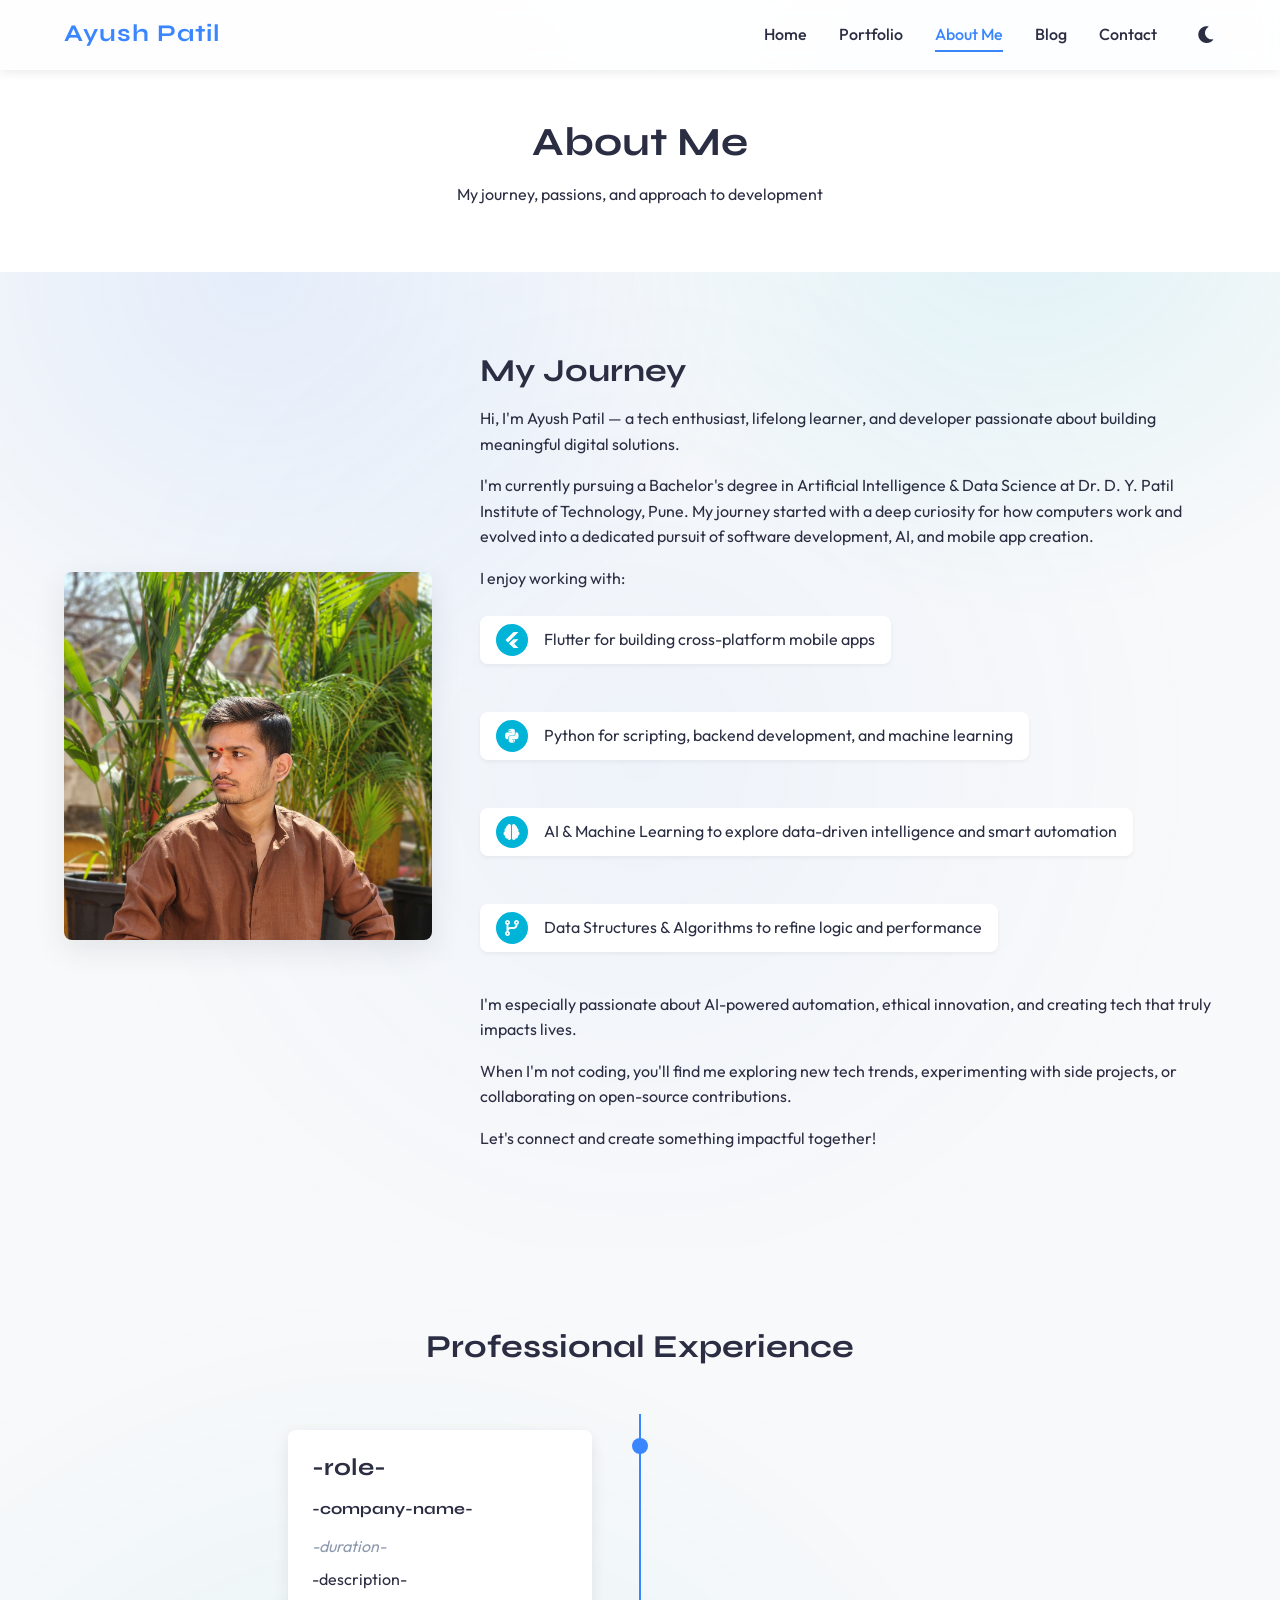
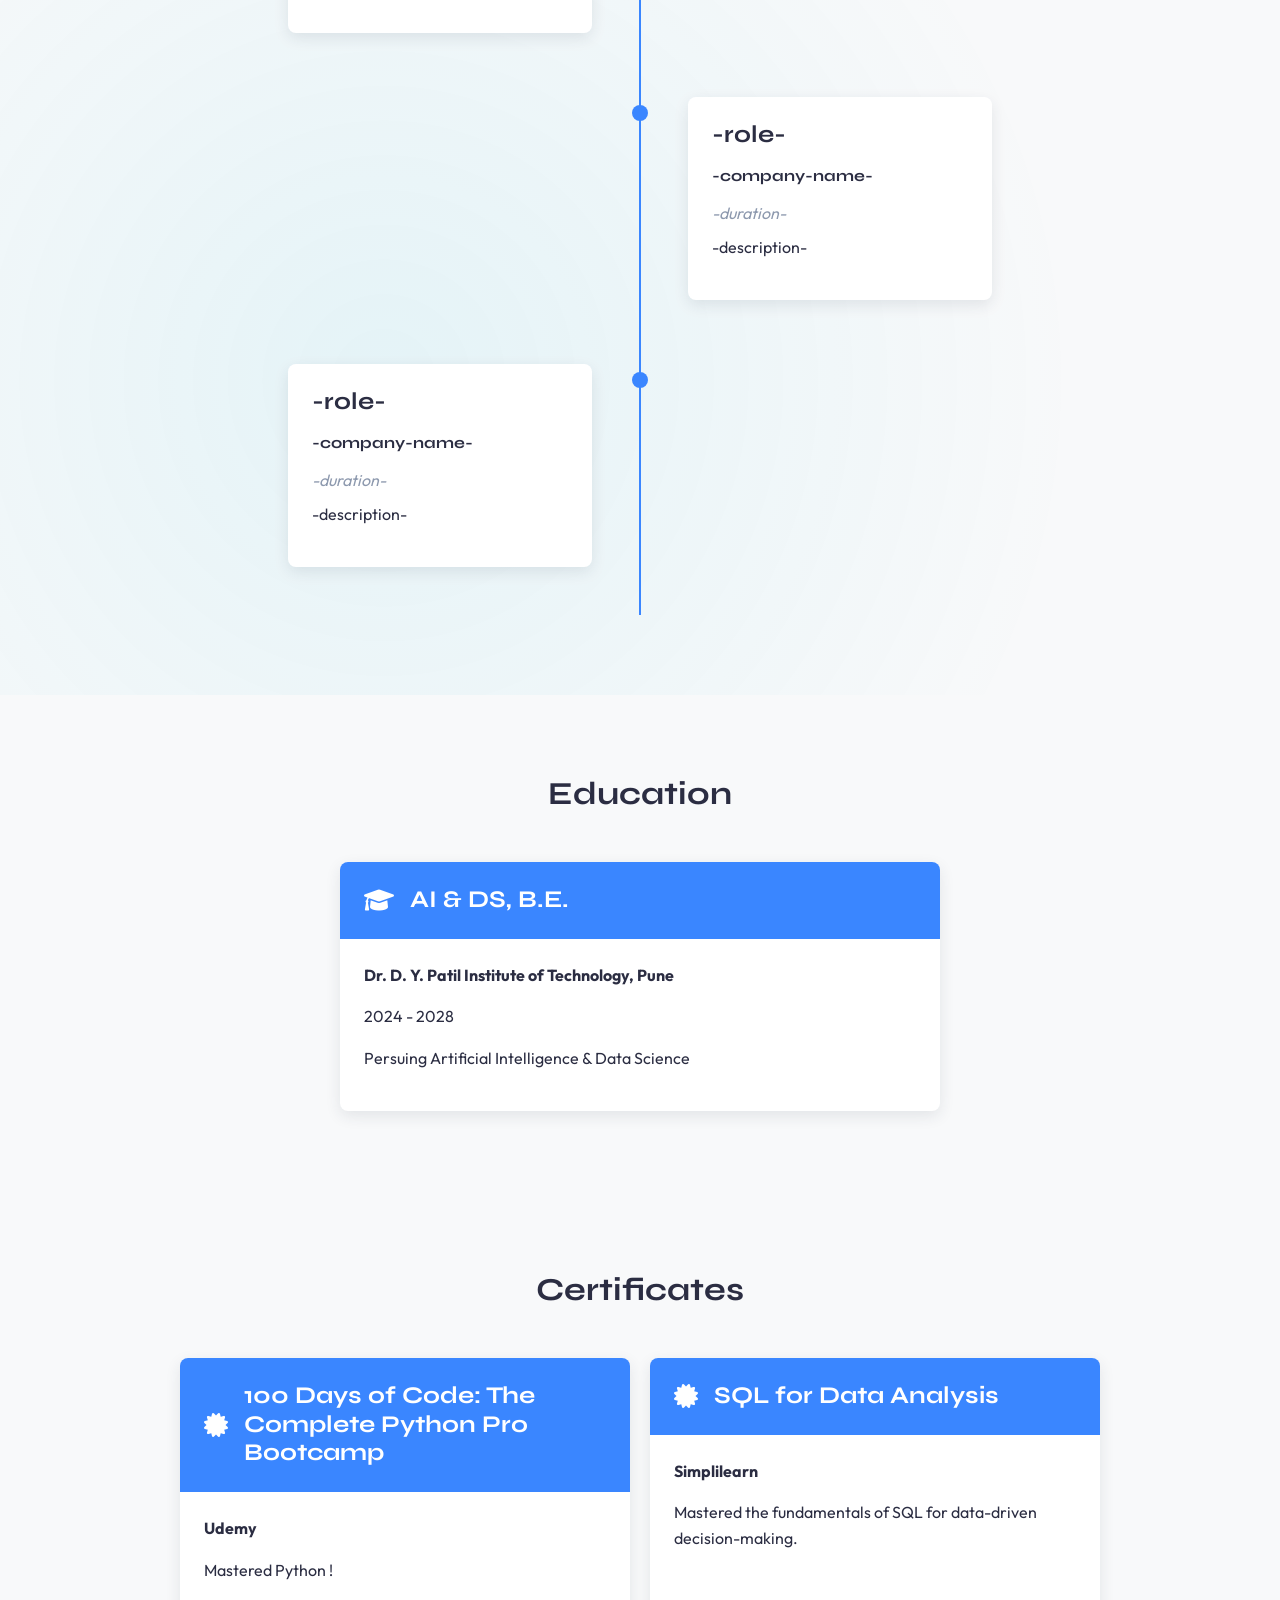
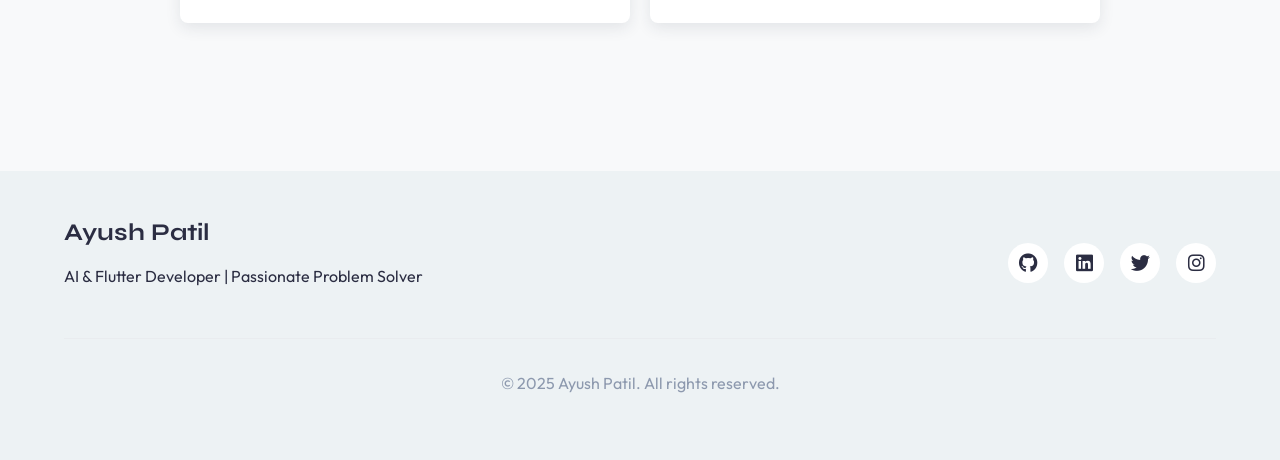
<file: about.html>
<!DOCTYPE html>
<html lang="en">
<head>
    <meta charset="UTF-8">
    <meta name="viewport" content="width=device-width, initial-scale=1.0">
    <meta name="google-site-verification" content="-vCXCGeqTPeAv9v4GeJiiwqOt346LW6nl3otstEwE0Q" />
    <meta name="keywords"
        content="ayushpatil0810, ayush patil, Ayush Patil, python, dy patil, dit pimpri, dit, dy patil institute of technology pimpri, dy patil institute of technology pimpri pune, py patil institute of technology pune">
    <meta name="title" content="About Me | Ayush Patil" />
    <meta name="author" content="Ayush Patil">
    <meta name="description" content="Learn more about Ayush Patil - Developer, AI enthusiast, and tech problem solver">

    <!-- Favicon -->
    <link rel="icon" href="./images/favicons/favicon.ico" sizes="any">
    <link rel="apple-touch-icon" href="./images/favicons/apple-touch-icon.png">
    
    <!-- Open Graph / Facebook -->
    <meta property="og:type" content="website" />
    <meta property="og:url" content="https://ayushpatil0810.github.io/about.html" />
    <meta property="og:title" content="About Me | Ayush Patil" />
    <meta property="og:description" content="Learn more about Ayush Patil - Developer, AI enthusiast, and tech problem solver" />
    <meta property="og:image"
        content="https://raw.githubusercontent.com/ayushpatil0810/ayushpatil0810.github.io/refs/heads/main/images/link-preview.png" />

    <!-- Twitter -->
    <meta property="twitter:card" content="summary_large_image" />
    <meta property="twitter:url" content="https://ayushpatil0810.github.io/about.html" />
    <meta property="twitter:title" content="About Me | Ayush Patil" />
    <meta property="twitter:description" content="Learn more about Ayush Patil - Developer, AI enthusiast, and tech problem solver" />
    <meta property="twitter:image"
        content="https://raw.githubusercontent.com/ayushpatil0810/ayushpatil0810.github.io/refs/heads/main/images/link-preview.png" />
        
    <!-- Schema.org structured data -->
    <script type="application/ld+json">
    {
      "@context": "https://schema.org",
      "@type": "AboutPage",
      "mainEntity": {
        "@type": "Person",
        "@id": "https://ayushpatil0810.github.io/#person",
        "name": "Ayush Patil",
        "description": "Developer, AI enthusiast, and tech problem solver",
        "url": "https://ayushpatil0810.github.io/about.html",
        "knowsAbout": ["Python", "Flutter", "Machine Learning", "Data Analysis", "AI"]
      }
    }
    </script>
    
    <title>About Me | Ayush Patil</title>
    <!-- Google Fonts -->
    <link rel="preconnect" href="https://fonts.googleapis.com">
    <link rel="preconnect" href="https://fonts.gstatic.com" crossorigin>
    <link href="https://fonts.googleapis.com/css2?family=JetBrains+Mono:wght@400;500;700&family=Outfit:wght@300;400;500;700&family=Syne:wght@400;500;600;700;800&display=swap" rel="stylesheet">
    <link rel="stylesheet" href="./css/style.css">
    <link rel="stylesheet" href="./css/glow-effect.css">
    <link rel="stylesheet" href="https://cdnjs.cloudflare.com/ajax/libs/font-awesome/6.0.0/css/all.min.css">
</head>
<body>
    <header>
        <div class="container">
            <div class="logo">
                <a href="/">Ayush Patil</a>
            </div>
            <nav>
                <ul>
                    <li><a href="/">Home</a></li>
                    <li><a href="portfolio.html">Portfolio</a></li>
                    <li><a href="about.html" class="active">About Me</a></li>
                    <li><a href="blog.html">Blog</a></li>
                    <li><a href="contact.html">Contact</a></li>
                </ul>
                <button id="theme-toggle" aria-label="Toggle dark mode">
                    <i class="fas fa-moon"></i>
                </button>
                <div class="mobile-menu-toggle">
                    <span></span>
                    <span></span>
                    <span></span>
                </div>
            </nav>
        </div>
    </header>

    <main>
        <section class="page-header">
            <div class="container">
                <h1>About Me</h1>
                <p>My journey, passions, and approach to development</p>
            </div>
        </section>

        <section class="about-content">
            <div class="container">
                <div class="about-grid">
                    <div class="about-image">
                        <img src="./images/profile.jpg" alt="Ayush Patil">
                    </div>
                    <div class="about-text">
                        <h2>My Journey</h2>
                        <p>Hi, I'm Ayush Patil — a tech enthusiast, lifelong learner, and developer passionate about building meaningful digital solutions.</p>
                        <p>I'm currently pursuing a Bachelor's degree in Artificial Intelligence & Data Science at Dr. D. Y. Patil Institute of Technology, Pune. My journey started with a deep curiosity for how computers work and evolved into a dedicated pursuit of software development, AI, and mobile app creation.</p>
                        <p>I enjoy working with:</p>
                        <div class="skills-container">
                            <div class="skill-item"><span class="skill-icon"><img src="./images/flutter.svg" alt="Flutter" class="custom-icon"></span> Flutter for building cross-platform mobile apps</div>
                            <div class="skill-item"><span class="skill-icon"><i class="fab fa-python"></i></span> Python for scripting, backend development, and machine learning</div>
                            <div class="skill-item"><span class="skill-icon"><i class="fas fa-brain"></i></span> AI & Machine Learning to explore data-driven intelligence and smart automation</div>
                            <div class="skill-item"><span class="skill-icon"><i class="fas fa-code-branch"></i></span> Data Structures & Algorithms to refine logic and performance</div>
                        </div>
                        <p>I'm especially passionate about AI-powered automation, ethical innovation, and creating tech that truly impacts lives.</p>
                        <p>When I'm not coding, you'll find me exploring new tech trends, experimenting with side projects, or collaborating on open-source contributions.</p>
                        <p>Let's connect and create something impactful together!</p>
                    </div>
                </div>
            </div>
        </section>

        <section class="experience">
            <div class="container">
                <h2>Professional Experience</h2>
                <div class="timeline">
                    <div class="timeline-item">
                        <div class="timeline-dot"></div>
                        <div class="timeline-content">
                            <h3>-role-</h3>
                            <h4>-company-name-</h4>
                            <p class="timeline-date">-duration-</p>
                            <p>-description-</p>
                        </div>
                    </div>
                    <div class="timeline-item">
                        <div class="timeline-dot"></div>
                        <div class="timeline-content">
                            <h3>-role-</h3>
                            <h4>-company-name-</h4>
                            <p class="timeline-date">-duration-</p>
                            <p>-description-</p>
                        </div>
                    </div>
                    <div class="timeline-item">
                        <div class="timeline-dot"></div>
                        <div class="timeline-content">
                            <h3>-role-</h3>
                            <h4>-company-name-</h4>
                            <p class="timeline-date">-duration-</p>
                            <p>-description-</p>
                        </div>
                    </div>
                </div>
            </div>
        </section>

        <section class="education">
            <div class="container">
                <h2>Education</h2>
                <div class="cards-grid centered-cards">
                    <div class="card">
                        <div class="card-header">
                            <i class="fas fa-graduation-cap"></i>
                            <h3>AI & DS, B.E.</h3>
                        </div>
                        <div class="card-body">
                            <p><strong>Dr. D. Y. Patil Institute of Technology, Pune</strong></p>
                            <p>2024 - 2028</p>
                            <p>Persuing Artificial Intelligence & Data Science</p>
                        </div>
                    </div>
                </div>
            </div>
        </section>

        <section class="certifications">
            <div class="container">
                <h2>Certificates</h2>
                <div class="certificates-grid">
                    <div class="card">
                        <div class="card-header">
                            <i class="fas fa-certificate"></i>
                            <h3>100 Days of Code: The Complete Python Pro Bootcamp</h3>
                        </div>
                        <div class="card-body">
                            <p><strong>Udemy</strong></p>
                            <p>Mastered Python !</p>
                        </div>
                    </div>
                    <div class="card">
                        <div class="card-header">
                            <i class="fas fa-certificate"></i>
                            <h3>SQL for Data Analysis</h3>
                        </div>
                        <div class="card-body">
                            <p><strong>Simplilearn</strong></p>
                            <p>Mastered the fundamentals of SQL for data-driven decision-making.</p>
                        </div>
                    </div>
                </div>
            </div>
        </section>
    </main>

    <footer>
        <div class="container">
            <div class="footer-content">
                <div class="footer-logo">
                    <h3>Ayush Patil</h3>
                    <p>AI & Flutter Developer | Passionate Problem Solver</p>
                </div>
                <div class="social-links">
                    <a href="https://github.com/ayushpatil0810" target="_blank" aria-label="GitHub Profile"><i
                            class="fab fa-github"></i></a>
                    <a href="https://linkedin.com/in/ayushpatil0810" target="_blank" aria-label="LinkedIn Profile"><i
                            class="fab fa-linkedin"></i></a>
                    <a href="https://x.com/ayushpatil0810" target="_blank" aria-label="Twitter Profile"><i
                            class="fab fa-twitter"></i></a>
                    <a href="https://instagram.com/ayushpatil0810" target="_blank" aria-label="Twitter Profile"><i
                            class="fab fa-instagram"></i></a>
                </div>
            </div>
            <div class="copyright">
                <p>&copy; 2025 Ayush Patil. All rights reserved.</p>
            </div>
        </div>
    </footer>

    <script src="./js/main.js"></script>
    <script src="./js/dark-mode.js"></script>
</body>
</html>
</file>
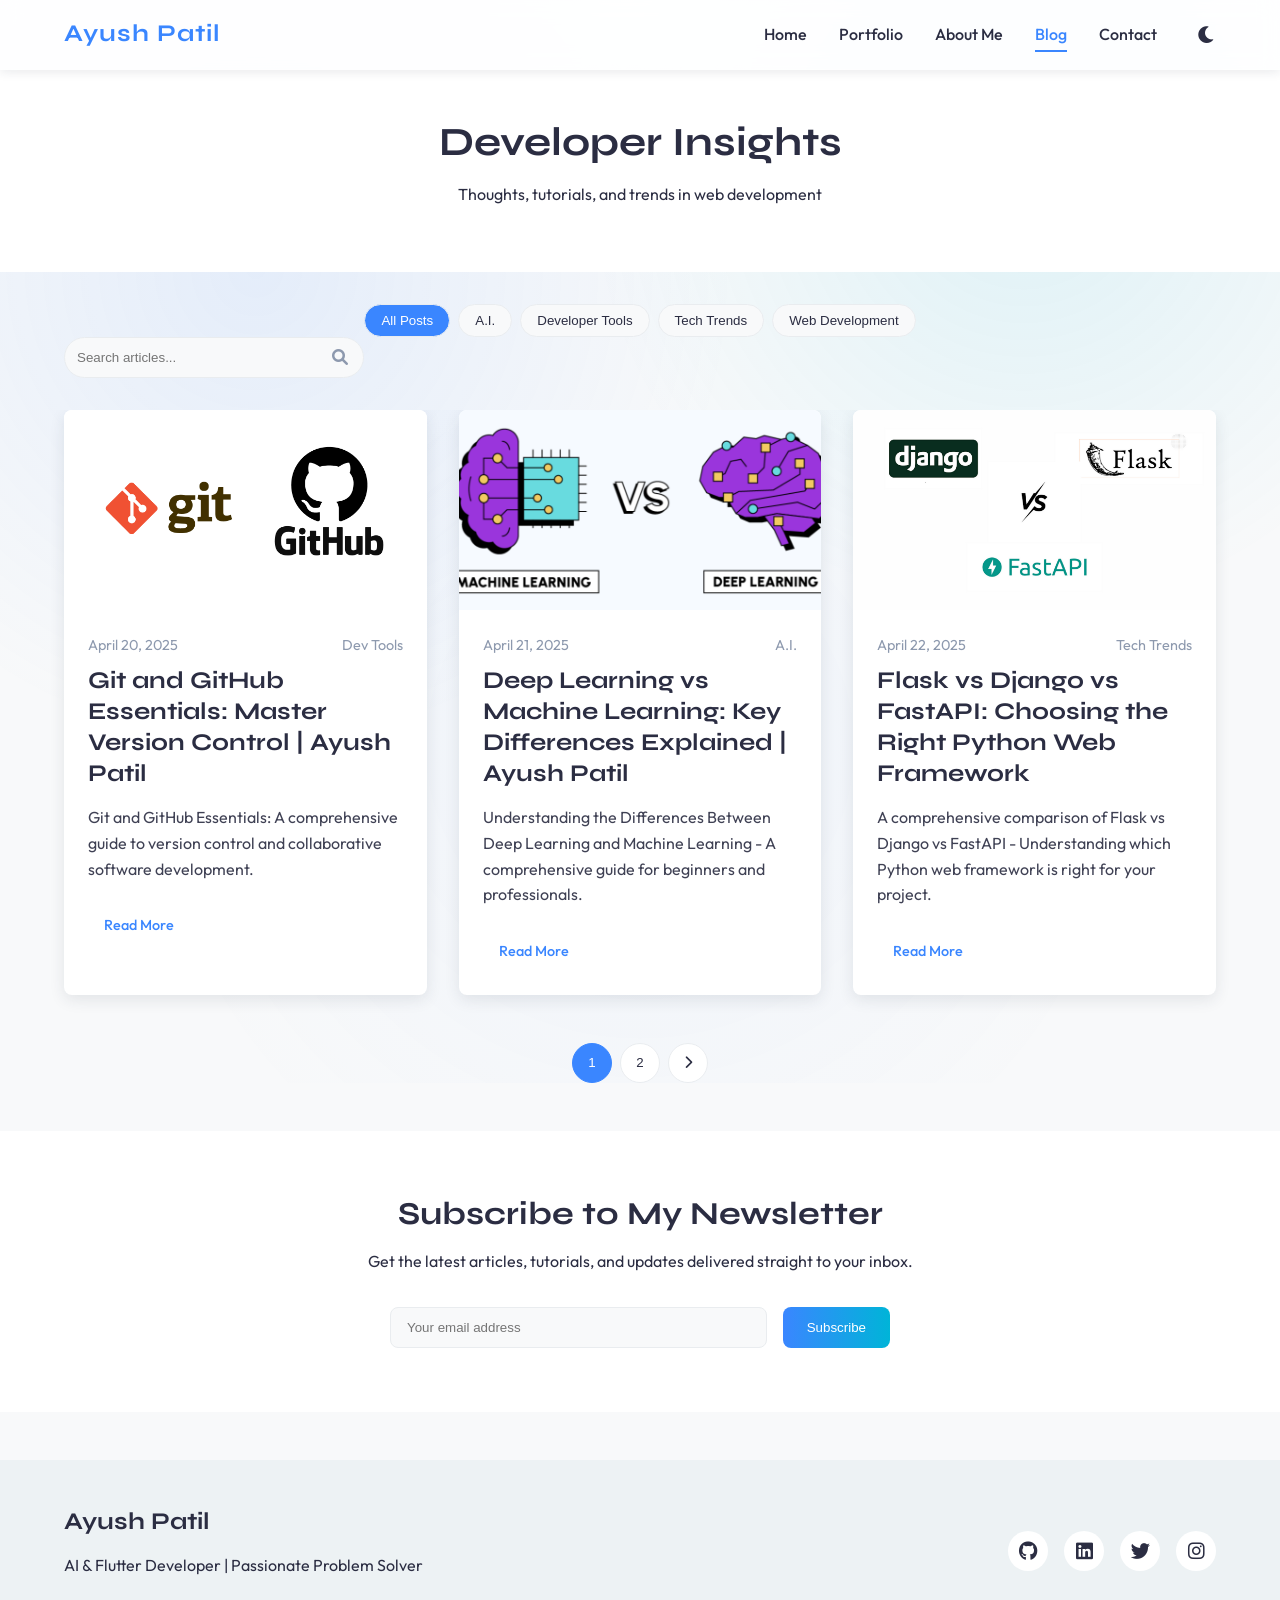
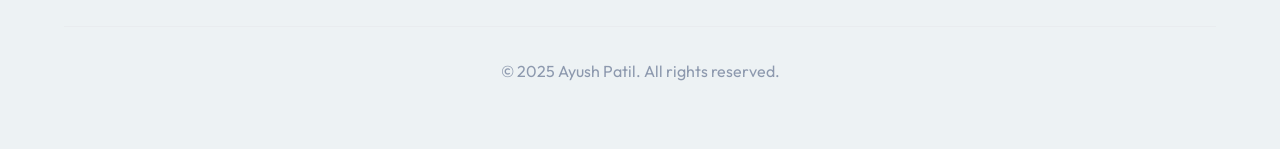
<file: blog.html>
<!DOCTYPE html>
<html lang="en">
<head>
    <meta charset="UTF-8">
    <meta name="viewport" content="width=device-width, initial-scale=1.0">
    <meta name="google-site-verification" content="-vCXCGeqTPeAv9v4GeJiiwqOt346LW6nl3otstEwE0Q" />
    <meta name="keywords"
        content="tech blog, programming tutorials, AI articles, machine learning guides, developer blog, coding tips, software development, tech trends, Python, Flutter">
    <meta name="title" content="Blog | Ayush Patil" />
    <meta name="author" content="Ayush Patil">
    <meta name="description" content="Developer insights, coding tips, and tech trends - Read expert articles on Python, Flutter, AI, Machine Learning, and software development best practices">

    <!-- Favicon -->
    <link rel="icon" href="./images/favicons/favicon.ico" sizes="any">
    <link rel="apple-touch-icon" href="./images/favicons/apple-touch-icon.png">
    
    <!-- Open Graph / Facebook -->
    <meta property="og:type" content="website" />
    <meta property="og:url" content="https://ayushpatil0810.github.io/blog.html" />
    <meta property="og:title" content="Blog | Ayush Patil" />
    <meta property="og:description" content="Developer insights, coding tips, and tech trends by Ayush Patil" />
    <meta property="og:image"
        content="https://raw.githubusercontent.com/ayushpatil0810/ayushpatil0810.github.io/refs/heads/main/images/link-preview.png" />

    <!-- Twitter -->
    <meta property="twitter:card" content="summary_large_image" />
    <meta property="twitter:url" content="https://ayushpatil0810.github.io/blog.html" />
    <meta property="twitter:title" content="Blog | Ayush Patil" />
    <meta property="twitter:description" content="Developer insights, coding tips, and tech trends by Ayush Patil" />
    <meta property="twitter:image"
        content="https://raw.githubusercontent.com/ayushpatil0810/ayushpatil0810.github.io/refs/heads/main/images/link-preview.png" />
        
    <!-- Schema.org structured data -->
    <script type="application/ld+json">
    {
      "@context": "https://schema.org",
      "@type": "Blog",
      "name": "Ayush Patil's Blog",
      "description": "Developer insights, coding tips, and tech trends by Ayush Patil",
      "url": "https://ayushpatil0810.github.io/blog.html",
      "author": {
        "@type": "Person",
        "@id": "https://ayushpatil0810.github.io/#person",
        "name": "Ayush Patil"
      },
      "blogPost": [
        {
          "@type": "BlogPosting",
          "headline": "The Ultimate Roadmap for AI, Data Science, and Machine Learning",
          "datePublished": "2025-05-04",
          "url": "https://ayushpatil0810.github.io/blog/ai-data-science-ml-roadmap.html"
        },
        {
          "@type": "BlogPosting",
          "headline": "Flask vs Django vs FastAPI: Choosing the Right Python Web Framework",
          "datePublished": "2025-04-22",
          "url": "https://ayushpatil0810.github.io/blog/flask-vs-django-vs-fastapi.html"
        },
        {
          "@type": "BlogPosting",
          "headline": "Deep Learning vs Machine Learning: Key Differences Explained",
          "datePublished": "2025-04-21",
          "url": "https://ayushpatil0810.github.io/blog/deep-learning-vs-machine-learning.html"
        },
        {
          "@type": "BlogPosting",
          "headline": "Git and GitHub Essentials: Master Version Control",
          "datePublished": "2025-04-20",
          "url": "https://ayushpatil0810.github.io/blog/git-and-github-essentials.html"
        }
      ]
    }
    </script>
    
    <title>Blog | Ayush Patil</title>
    <!-- Google Fonts -->
    <link rel="preconnect" href="https://fonts.googleapis.com">
    <link rel="preconnect" href="https://fonts.gstatic.com" crossorigin>
    <link href="https://fonts.googleapis.com/css2?family=JetBrains+Mono:wght@400;500;700&family=Outfit:wght@300;400;500;700&family=Syne:wght@400;500;600;700;800&display=swap" rel="stylesheet">
    <link rel="stylesheet" href="./css/style.css">
    <link rel="stylesheet" href="./css/glow-effect.css">
    <link rel="stylesheet" href="https://cdnjs.cloudflare.com/ajax/libs/font-awesome/6.0.0/css/all.min.css">
</head>
<body>
    <header>
        <div class="container">
            <div class="logo">
                <a href="/">Ayush Patil</a>
            </div>
            <nav>
                <ul>
                    <li><a href="/">Home</a></li>
                    <li><a href="portfolio.html">Portfolio</a></li>
                    <li><a href="about.html">About Me</a></li>
                    <li><a href="blog.html" class="active">Blog</a></li>
                    <li><a href="contact.html">Contact</a></li>
                </ul>
                <button id="theme-toggle" aria-label="Toggle dark mode">
                    <i class="fas fa-moon"></i>
                </button>
                <div class="mobile-menu-toggle">
                    <span></span>
                    <span></span>
                    <span></span>
                </div>
            </nav>
        </div>
    </header>

    <main>
        <section class="page-header">
            <div class="container">
                <h1>Developer Insights</h1>
                <p>Thoughts, tutorials, and trends in web development</p>
            </div>
        </section>

        <section class="blog-filters">
            <div class="container">
                <div class="filter-buttons">
                    <button class="filter-btn active" data-filter="all">All Posts</button>
                    <button class="filter-btn" data-filter="ai">A.I.</button>
                    <button class="filter-btn" data-filter="dev-tools">Developer Tools</button>
                    <button class="filter-btn" data-filter="trends">Tech Trends</button>
                    <button class="filter-btn" data-filter="web-dev">Web Development</button>
                </div>
                <div class="search-bar">
                    <input type="text" id="blog-search" placeholder="Search articles...">
                    <i class="fas fa-search"></i>
                </div>
            </div>
        </section>

        <section class="blog-grid">
            <div class="container">
                <div class="blog-posts">
                    <!-- Blog Post 1 -->
                    <article class="blog-post" data-categories="dev-tools">
                        <div class="post-image">
                            <img src="./images/blogs/git-github-essentials.png" alt="Git and GitHub Essentials">
                        </div>
                        <div class="post-content">
                            <div class="post-meta">
                                <span class="post-date">April 20, 2025</span>
                                <span class="post-category">Dev Tools</span>
                            </div>
                            <h2>Git and GitHub Essentials: Master Version Control | Ayush Patil</h2>
                            <p class="post-excerpt">
                                Git and GitHub Essentials: A comprehensive guide to version control and collaborative software development.
                            </p>
                            <a href="./blog/git-and-github-essentials.html" class="btn small">Read More</a>
                        </div>
                    </article>

                    <!-- Blog Post 2 -->
                    <article class="blog-post" data-categories="ai">
                        <div class="post-image">
                            <img src="./images/blogs/deep-learning-vs-machine-learning.png" alt="Deep Learning vs Machine Learning">
                        </div>
                        <div class="post-content">
                            <div class="post-meta">
                                <span class="post-date">April 21, 2025</span>
                                <span class="post-category">A.I.</span>
                            </div>
                            <h2>Deep Learning vs Machine Learning: Key Differences Explained | Ayush Patil</h2>
                            <p class="post-excerpt">
                                Understanding the Differences Between Deep Learning and Machine Learning - A comprehensive guide for beginners and professionals.
                            </p>
                            <a href="./blog/deep-learning-vs-machine-learning.html" class="btn small">Read More</a>
                        </div>
                    </article>

                    <!-- Blog Post 3 -->
                    <article class="blog-post" data-categories="web-dev">
                        <div class="post-image">
                            <img src="./images/blogs/flask-vs-django-vs-fastapi.png" alt="Web Development Trends">
                        </div>
                        <div class="post-content">
                            <div class="post-meta">
                                <span class="post-date">April 22, 2025</span>
                                <span class="post-category">Tech Trends</span>
                            </div>
                            <h2>Flask vs Django vs FastAPI: Choosing the Right Python Web Framework</h2>
                            <p class="post-excerpt">
                                A comprehensive comparison of Flask vs Django vs FastAPI - Understanding which Python web framework is right for your project.
                            </p>
                            <a href="./blog/flask-vs-django-vs-fastapi.html" class="btn small">Read More</a>
                        </div>
                    </article>

                    <!-- Blog Post 4 -->
                    <article class="blog-post" data-categories="ai">
                        <div class="post-image">
                            <img src="./images/blogs/ai-data-science-ml-roadmap.png" alt="AI Data Science ML Roadmap">
                        </div>
                        <div class="post-content">
                            <div class="post-meta">
                                <span class="post-date">May 04, 2025</span>
                                <span class="post-category">A.I.</span>
                            </div>
                            <h2>The Ultimate Roadmap for AI, Data Science, and Machine Learning</h2>
                            <p class="post-excerpt">
                                A comprehensive guide to learning AI, Data Science, and Machine Learning - From foundations to advanced concepts with practical resources and career advice.
                            </p>
                            <a href="./blog/ai-data-science-ml-roadmap.html" class="btn small">Read More</a>
                        </div>
                    </article>
                    
                </div>

                <div class="pagination">
                    <button class="pagination-btn active">1</button>
                    <button class="pagination-btn">2</button>
                    <button class="pagination-btn">3</button>
                    <button class="pagination-btn next">
                        <i class="fas fa-chevron-right"></i>
                    </button>
                </div>
            </div>
        </section>

        <section class="newsletter">
            <div class="container">
                <div class="newsletter-content">
                    <h2>Subscribe to My Newsletter</h2>
                    <p>Get the latest articles, tutorials, and updates delivered straight to your inbox.</p>
                    <form class="newsletter-form">
                        <input type="email" placeholder="Your email address" required>
                        <button type="submit" class="btn primary">Subscribe</button>
                    </form>
                </div>
            </div>
        </section>
    </main>

    <footer>
        <div class="container">
            <div class="footer-content">
                <div class="footer-logo">
                    <h3>Ayush Patil</h3>
                    <p>AI & Flutter Developer | Passionate Problem Solver</p>
                </div>
                <div class="social-links">
                    <a href="https://github.com/ayushpatil0810" target="_blank" aria-label="GitHub Profile"><i
                            class="fab fa-github"></i></a>
                    <a href="https://linkedin.com/in/ayushpatil0810" target="_blank" aria-label="LinkedIn Profile"><i
                            class="fab fa-linkedin"></i></a>
                    <a href="https://x.com/ayushpatil0810" target="_blank" aria-label="Twitter Profile"><i
                            class="fab fa-twitter"></i></a>
                    <a href="https://instagram.com/ayushpatil0810" target="_blank" aria-label="Twitter Profile"><i
                            class="fab fa-instagram"></i></a>
                </div>
            </div>
            <div class="copyright">
                <p>&copy; 2025 Ayush Patil. All rights reserved.</p>
            </div>
        </div>
    </footer>

    <script src="./js/main.js"></script>
    <script src="./js/dark-mode.js"></script>
    <script src="./js/pagination.js"></script>
    <script src="./js/blog.js"></script>
</body>
</html>
</file>
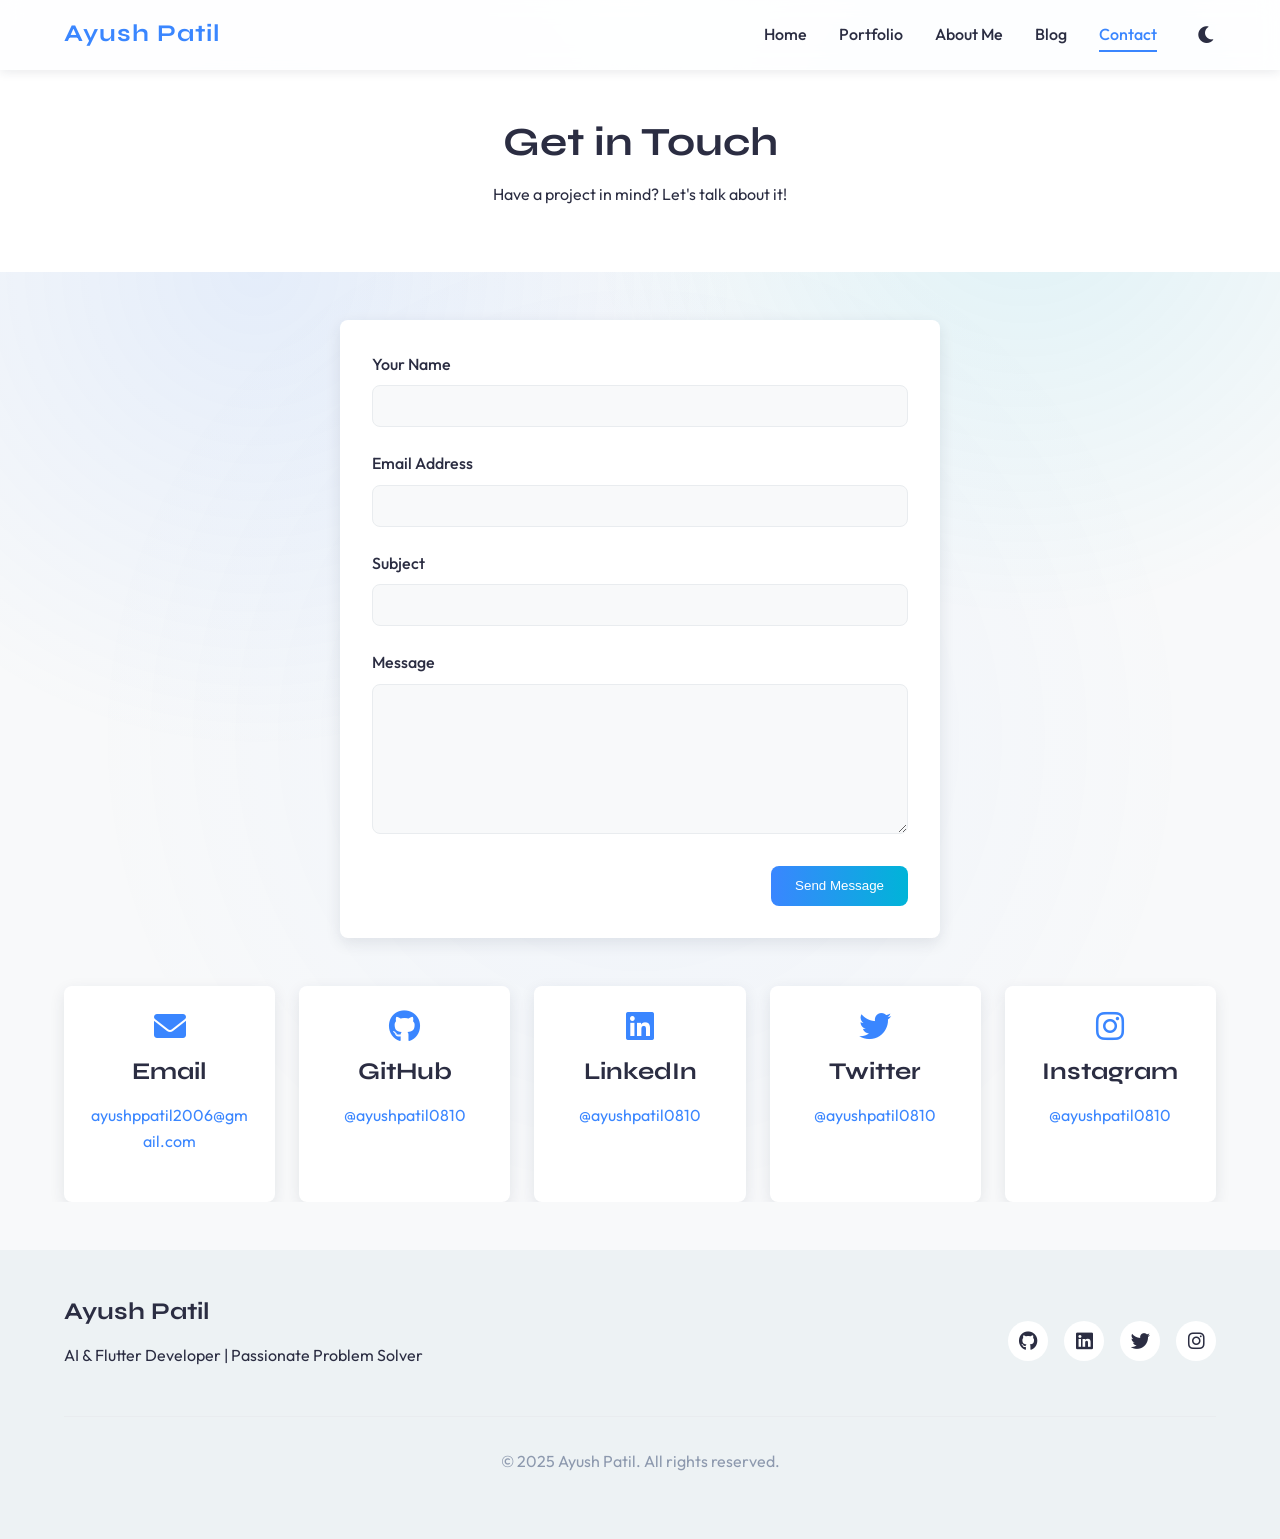
<file: contact.html>
<!DOCTYPE html>
<html lang="en">
<head>
    <meta charset="UTF-8">
    <meta name="viewport" content="width=device-width, initial-scale=1.0">
    <meta name="google-site-verification" content="-vCXCGeqTPeAv9v4GeJiiwqOt346LW6nl3otstEwE0Q" />
    <meta name="keywords"
        content="ayushpatil0810, ayush patil, Ayush Patil, contact, hire developer, collaboration">
    <meta name="title" content="Contact | Ayush Patil" />
    <meta name="author" content="Ayush Patil">
    <meta name="description" content="Get in touch with Ayush Patil for collaboration, job opportunities, or questions">

    <!-- Favicon -->
    <link rel="icon" href="./images/favicons/favicon.ico" sizes="any">
    <link rel="apple-touch-icon" href="./images/favicons/apple-touch-icon.png">
    
    <!-- Open Graph / Facebook -->
    <meta property="og:type" content="website" />
    <meta property="og:url" content="https://ayushpatil0810.github.io/contact.html" />
    <meta property="og:title" content="Contact | Ayush Patil" />
    <meta property="og:description" content="Get in touch with Ayush Patil for collaboration, job opportunities, or questions" />
    <meta property="og:image"
        content="https://raw.githubusercontent.com/ayushpatil0810/ayushpatil0810.github.io/refs/heads/main/images/link-preview.png" />

    <!-- Twitter -->
    <meta property="twitter:card" content="summary_large_image" />
    <meta property="twitter:url" content="https://ayushpatil0810.github.io/contact.html" />
    <meta property="twitter:title" content="Contact | Ayush Patil" />
    <meta property="twitter:description" content="Get in touch with Ayush Patil for collaboration, job opportunities, or questions" />
    <meta property="twitter:image"
        content="https://raw.githubusercontent.com/ayushpatil0810/ayushpatil0810.github.io/refs/heads/main/images/link-preview.png" />
        
    <!-- Schema.org structured data -->
    <script type="application/ld+json">
    {
      "@context": "https://schema.org",
      "@type": "ContactPage",
      "name": "Contact Ayush Patil",
      "description": "Get in touch with Ayush Patil for collaboration, job opportunities, or questions",
      "mainEntity": {
        "@type": "Person",
        "@id": "https://ayushpatil0810.github.io/#person",
        "name": "Ayush Patil",
        "email": "ayushppatil2006@gmail.com"
      }
    }
    </script>
    
    <title>Contact | Ayush Patil</title>
    <!-- Google Fonts -->
    <link rel="preconnect" href="https://fonts.googleapis.com">
    <link rel="preconnect" href="https://fonts.gstatic.com" crossorigin>
    <link href="https://fonts.googleapis.com/css2?family=JetBrains+Mono:wght@400;500;700&family=Outfit:wght@300;400;500;700&family=Syne:wght@400;500;600;700;800&display=swap" rel="stylesheet">
    <link rel="stylesheet" href="./css/style.css">
    <link rel="stylesheet" href="./css/glow-effect.css">
    <link rel="stylesheet" href="https://cdnjs.cloudflare.com/ajax/libs/font-awesome/6.0.0/css/all.min.css">
</head>
<body>
    <header>
        <div class="container">
            <div class="logo">
                <a href="/">Ayush Patil</a>
            </div>
            <nav>
                <ul>
                    <li><a href="/">Home</a></li>
                    <li><a href="portfolio.html">Portfolio</a></li>
                    <li><a href="about.html">About Me</a></li>
                    <li><a href="blog.html">Blog</a></li>
                    <li><a href="contact.html" class="active">Contact</a></li>
                </ul>
                <button id="theme-toggle" aria-label="Toggle dark mode">
                    <i class="fas fa-moon"></i>
                </button>
                <div class="mobile-menu-toggle">
                    <span></span>
                    <span></span>
                    <span></span>
                </div>
            </nav>
        </div>
    </header>

    <main>
        <section class="page-header">
            <div class="container">
                <h1>Get in Touch</h1>
                <p>Have a project in mind? Let's talk about it!</p>
            </div>
        </section>

        <section class="contact-section">
            <div class="container">
                <form id="contact-form" class="contact-form">
                    <div class="form-group">
                        <label for="name">Your Name</label>
                        <input type="text" id="name" name="name" required>
                    </div>
                    <div class="form-group">
                        <label for="email">Email Address</label>
                        <input type="email" id="email" name="email" required>
                    </div>
                    <div class="form-group">
                        <label for="subject">Subject</label>
                        <input type="text" id="subject" name="subject" required>
                    </div>
                    <div class="form-group">
                        <label for="message">Message</label>
                        <textarea id="message" name="message" required></textarea>
                    </div>
                    <div class="form-submit">
                        <button type="submit" class="btn primary">Send Message</button>
                    </div>
                    <div class="form-response"></div>
                </form>

                <div class="contact-details">
                    <div class="contact-method">
                        <i class="fas fa-envelope"></i>
                        <h3>Email</h3>
                        <p><a href="mailto:ayushppatil2006@gmail.com">ayushppatil2006@gmail.com</a></p>
                    </div>
                    <div class="contact-method">
                        <i class="fab fa-github"></i>
                        <h3>GitHub</h3>
                        <p><a href="https://github.com/ayushpatil0810" target="_blank">@ayushpatil0810</a></p>
                    </div>
                    <div class="contact-method">
                        <i class="fab fa-linkedin"></i>
                        <h3>LinkedIn</h3>
                        <p><a href="https://linkedin.com/in/ayushpatil0810" target="_blank">@ayushpatil0810</a></p>
                    </div>
                    <div class="contact-method">
                        <i class="fab fa-twitter"></i>
                        <h3>Twitter</h3>
                        <p><a href="https://x.com/ayushpatil0810" target="_blank">@ayushpatil0810</a></p>
                    </div>
                    <div class="contact-method">
                        <i class="fab fa-instagram"></i>
                        <h3>Instagram</h3>
                        <p><a href="https://instagram.com/ayushpatil0810" target="_blank">@ayushpatil0810</a></p>
                    </div>
                </div>
            </div>
        </section>
    </main>

    <footer>
        <div class="container">
            <div class="footer-content">
                <div class="footer-logo">
                    <h3>Ayush Patil</h3>
                    <p>AI & Flutter Developer | Passionate Problem Solver</p>
                </div>
                <div class="social-links">
                    <a href="https://github.com/ayushpatil0810" target="_blank" aria-label="GitHub Profile"><i
                            class="fab fa-github"></i></a>
                    <a href="https://linkedin.com/in/ayushpatil0810" target="_blank" aria-label="LinkedIn Profile"><i
                            class="fab fa-linkedin"></i></a>
                    <a href="https://x.com/ayushpatil0810" target="_blank" aria-label="Twitter Profile"><i
                            class="fab fa-twitter"></i></a>
                    <a href="https://instagram.com/ayushpatil0810" target="_blank" aria-label="Twitter Profile"><i
                            class="fab fa-instagram"></i></a>
                </div>
            </div>
            <div class="copyright">
                <p>&copy; 2025 Ayush Patil. All rights reserved.</p>
            </div>
        </div>
    </footer>

    <script src="./js/main.js"></script>
    <script src="./js/dark-mode.js"></script>
</body>
</html>
</file>
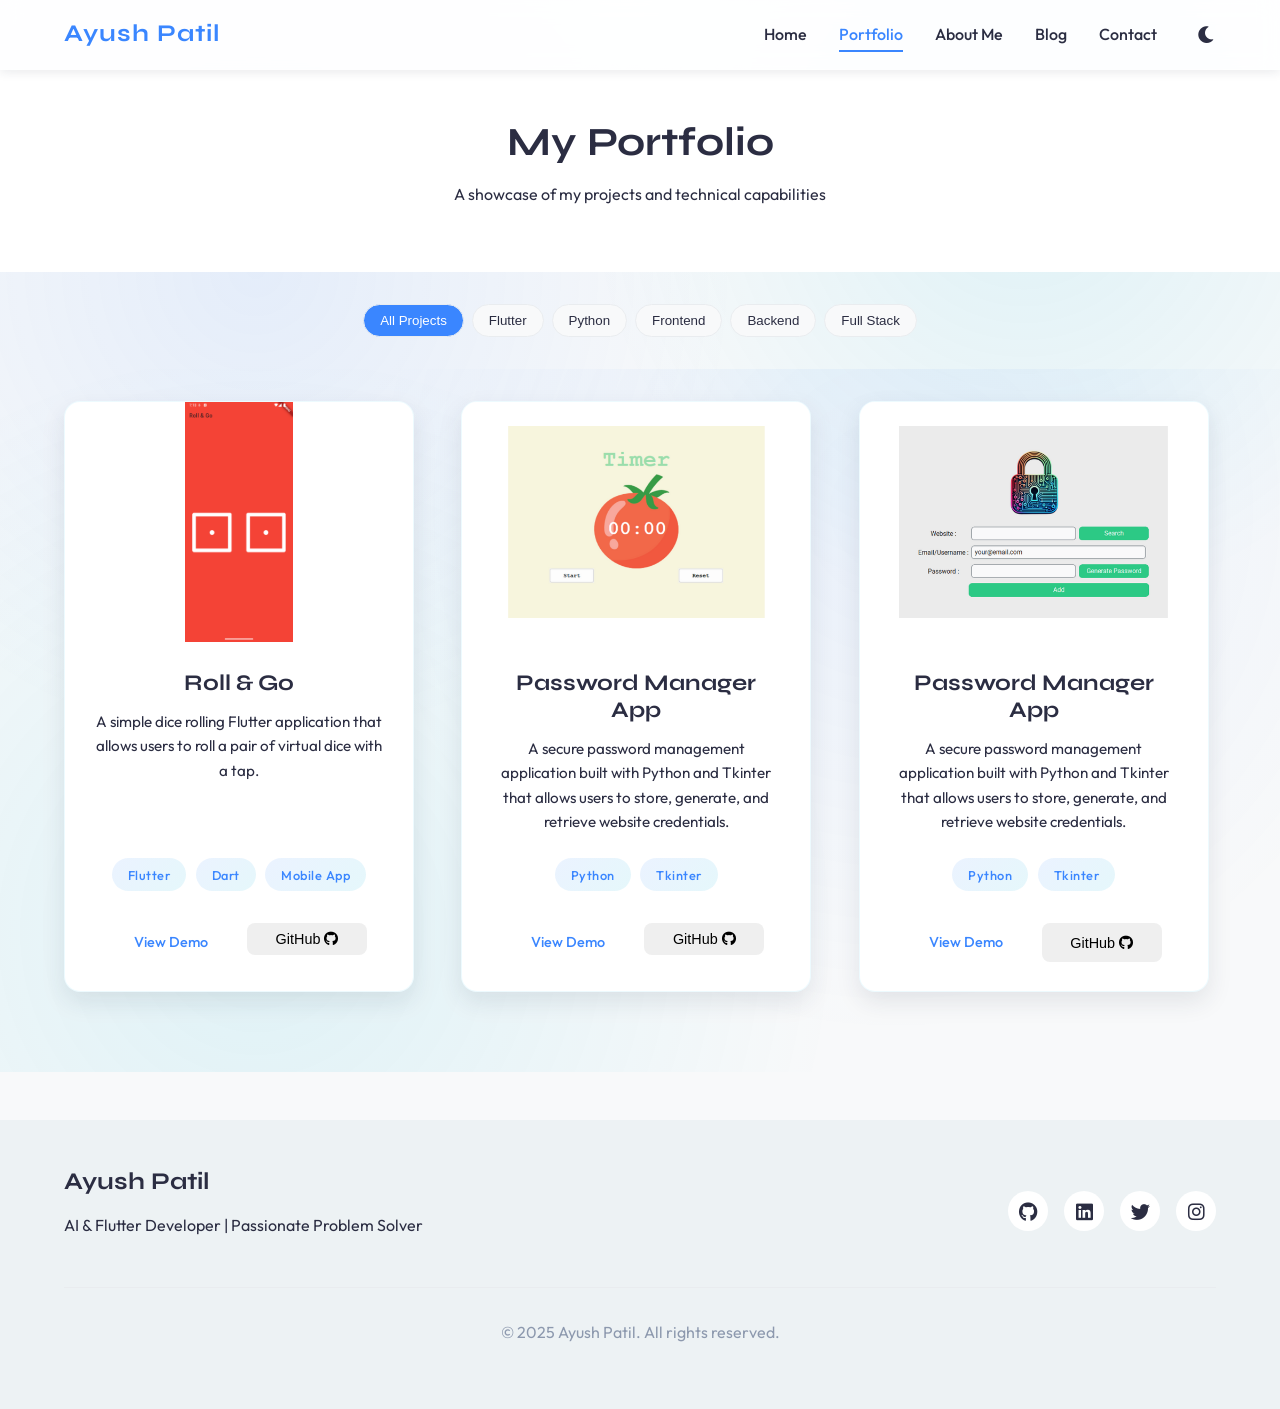
<file: portfolio.html>
<!DOCTYPE html>
<html lang="en">

<head>
    <meta charset="UTF-8">
    <meta name="viewport" content="width=device-width, initial-scale=1.0">
    <meta name="google-site-verification" content="-vCXCGeqTPeAv9v4GeJiiwqOt346LW6nl3otstEwE0Q" />
    <meta name="keywords"
        content="ayushpatil0810, ayush patil, Ayush Patil, python, flutter, AI, ML, projects, portfolio">
    <meta name="title" content="Portfolio | Ayush Patil" />
    <meta name="author" content="Ayush Patil">
    <meta name="description"
        content="Explore Ayush Patil's development projects, data analysis work, and machine learning applications">

    <!-- Favicon -->
    <link rel="icon" href="./images/favicons/favicon.ico" sizes="any">
    <link rel="apple-touch-icon" href="./images/favicons/apple-touch-icon.png">
    
    <!-- Open Graph / Facebook -->
    <meta property="og:type" content="website" />
    <meta property="og:url" content="https://ayushpatil0810.github.io/portfolio.html" />
    <meta property="og:title" content="Portfolio | Ayush Patil" />
    <meta property="og:description" content="Explore Ayush Patil's development projects, data analysis work, and machine learning applications" />
    <meta property="og:image"
        content="https://raw.githubusercontent.com/ayushpatil0810/ayushpatil0810.github.io/refs/heads/main/images/link-preview.png" />

    <!-- Twitter -->
    <meta property="twitter:card" content="summary_large_image" />
    <meta property="twitter:url" content="https://ayushpatil0810.github.io/portfolio.html" />
    <meta property="twitter:title" content="Portfolio | Ayush Patil" />
    <meta property="twitter:description" content="Explore Ayush Patil's development projects, data analysis work, and machine learning applications" />
    <meta property="twitter:image"
        content="https://raw.githubusercontent.com/ayushpatil0810/ayushpatil0810.github.io/refs/heads/main/images/link-preview.png" />
        
    <!-- Schema.org structured data -->
    <script type="application/ld+json">
    {
      "@context": "https://schema.org",
      "@type": "ProfilePage",
      "mainEntity": {
        "@type": "Person",
        "@id": "https://ayushpatil0810.github.io/#person",
        "name": "Ayush Patil",
        "url": "https://ayushpatil0810.github.io/"
      },
      "about": {
        "@type": "CreativeWork",
        "name": "Ayush Patil's Portfolio",
        "description": "A collection of development projects, data analysis work, and machine learning applications created by Ayush Patil"
      }
    }
    </script>
    
    <title>Portfolio | Ayush Patil</title>
    <!-- Google Fonts -->
    <link rel="preconnect" href="https://fonts.googleapis.com">
    <link rel="preconnect" href="https://fonts.gstatic.com" crossorigin>
    <link
        href="https://fonts.googleapis.com/css2?family=JetBrains+Mono:wght@400;500;700&family=Outfit:wght@300;400;500;700&family=Syne:wght@400;500;600;700;800&display=swap"
        rel="stylesheet">
    <link rel="stylesheet" href="./css/style.css">
    <link rel="stylesheet" href="./css/glow-effect.css">
    <link rel="stylesheet" href="./css/project-card.css">
    <link rel="stylesheet" href="https://cdnjs.cloudflare.com/ajax/libs/font-awesome/6.0.0/css/all.min.css">
</head>

<body>
    <header>
        <div class="container">
            <div class="logo">
                <a href="/">Ayush Patil</a>
            </div>
            <nav>
                <ul>
                    <li><a href="/">Home</a></li>
                    <li><a href="portfolio.html" class="active">Portfolio</a></li>
                    <li><a href="about.html">About Me</a></li>
                    <li><a href="blog.html">Blog</a></li>
                    <li><a href="contact.html">Contact</a></li>
                </ul>
                <button id="theme-toggle" aria-label="Toggle dark mode">
                    <i class="fas fa-moon"></i>
                </button>
                <div class="mobile-menu-toggle">
                    <span></span>
                    <span></span>
                    <span></span>
                </div>
            </nav>
        </div>
    </header>

    <main>
        <section class="page-header">
            <div class="container">
                <h1>My Portfolio</h1>
                <p>A showcase of my projects and technical capabilities</p>
            </div>
        </section>

        <section class="portfolio-filters">
            <div class="container">
                <div class="filter-buttons">
                    <button class="filter-btn active" data-filter="all">All Projects</button>
                    <button class="filter-btn" data-filter="flutter">Flutter</button>
                    <button class="filter-btn" data-filter="python">Python</button>
                    <button class="filter-btn" data-filter="frontend">Frontend</button>
                    <button class="filter-btn" data-filter="backend">Backend</button>
                    <button class="filter-btn" data-filter="fullstack">Full Stack</button>
                </div>
            </div>
        </section>

        <section class="portfolio-grid">
            <div class="container">
                <div class="projects-container">
                    <!-- Project 1 -->

                    <div class="project-item" data-category="flutter">
                        <div class="project-card">
                            <div class="project-image">
                                <img src="./images/projects/roll_and_go.png" alt="Roll & Go App">
                                <div class="project-links">
                                    <a href="https://github.com/ayushpatil0810/dice_and_roll_flutter_app" target="_blank"
                                        aria-label="View Code on GitHub"><i class="fab fa-github"></i></a>
                                    <a href="https://github.com/ayushpatil0810/dice_and_roll_flutter_app" target="_blank"
                                        aria-label="View Live Demo"><i class="fas fa-external-link-alt"></i></a>
                                </div>
                            </div>
                            <div class="project-info">
                                <h3>Roll & Go</h3>
                                <p>A simple dice rolling Flutter application that allows users to roll a pair of virtual dice with a tap.</p>
                                <div class="project-tags">
                                    <span>Flutter</span>
                                    <span>Dart</span>
                                    <span>Mobile App</span>
                                </div>
                                <div class="project-actions">
                                    <a href="https://github.com/ayushpatil0810/dice_and_roll_flutter_app" class="btn small">View Demo</a>
                                    <a href="https://github.com/ayushpatil0810/dice_and_roll_flutter_app">
                                        <button class="btn small case-study-btn" data-project="project-flutter">GitHub <i class="fa-brands fa-github"></i></button>
                                    </a>
                                </div>
                            </div>
                        </div>
                    </div>

                    <div class="project-item" id="project1" data-category="python">
                        <div class="project-card">
                            <div class="project-image">
                                <img src="./images/projects/pomodoro.png" alt="Pomodoro App">
                                <div class="project-links">
                                    <a href="https://github.com/ayushpatil0810/Pomodoro-App-Python" target="_blank"
                                        aria-label="View Code on GitHub"><i class="fab fa-github"></i></a>
                                    <a href="https://github.com/ayushpatil0810/Pomodoro-App-Python" target="_blank"
                                        aria-label="View Live Demo"><i class="fas fa-external-link-alt"></i></a>
                                </div>
                            </div>
                            <div class="project-info">
                                <h3>Password Manager App</h3>
                                <p>A secure password management application built with Python and Tkinter that allows
                                    users to store, generate, and retrieve website credentials.</p>
                                <div class="project-tags">
                                    <span>Python</span>
                                    <span>Tkinter</span>
                                </div>
                                <div class="project-actions">
                                    <a href="https://github.com/ayushpatil0810/Pomodoro-App-Python" class="btn small">View Demo</a>
                                    <a href="https://github.com/ayushpatil0810/Pomodoro-App-Python">
                                        <button class="btn small case-study-btn" data-project="project1">GitHub <i class="fa-brands fa-github"></i></button>
                                    </a>
                                </div>
                            </div>
                        </div>
                    </div>

                    <div class="project-item" data-category="python">
                        <div class="project-card">
                            <div class="project-image">
                                <img src="./images/projects/password_manager.png" alt="Password Mana App">
                                <div class="project-links">
                                    <a href="https://github.com/" target="_blank" aria-label="View Code on GitHub"><i
                                            class="fab fa-github"></i></a>
                                    <a href="#" target="_blank" aria-label="View Live Demo"><i
                                            class="fas fa-external-link-alt"></i></a>
                                </div>
                            </div>
                            <div class="project-info">
                                <h3>Password Manager App</h3>
                                <p>A secure password management application built with Python and Tkinter that allows
                                    users to store, generate, and retrieve website credentials.</p>
                                <div class="project-tags">
                                    <span>Python</span>
                                    <span>Tkinter</span>
                                </div>
                                <div class="project-actions">
                                    <a href="#" class="btn small">View Demo</a>
                                    <button class="btn small case-study-btn" data-project="project2">GitHub <i class="fa-brands fa-github"></i></button>
                                </div>
                            </div>
                        </div>
                    </div>

                    <!-- Add more projects with similar structure -->
                </div>
            </div>
        </section>
    </main>

    <footer>
        <div class="container">
            <div class="footer-content">
                <div class="footer-logo">
                    <h3>Ayush Patil</h3>
                    <p>AI & Flutter Developer | Passionate Problem Solver</p>
                </div>
                <div class="social-links">
                    <a href="https://github.com/ayushpatil0810" target="_blank" aria-label="GitHub Profile"><i
                            class="fab fa-github"></i></a>
                    <a href="https://linkedin.com/in/ayushpatil0810" target="_blank" aria-label="LinkedIn Profile"><i
                            class="fab fa-linkedin"></i></a>
                    <a href="https://x.com/ayushpatil0810" target="_blank" aria-label="Twitter Profile"><i
                            class="fab fa-twitter"></i></a>
                    <a href="https://instagram.com/ayushpatil0810" target="_blank" aria-label="Twitter Profile"><i
                            class="fab fa-instagram"></i></a>
                </div>
            </div>
            <div class="copyright">
                <p>&copy; 2025 Ayush Patil. All rights reserved.</p>
            </div>
        </div>
    </footer>

    <script src="./js/main.js"></script>
    <script src="./js/dark-mode.js"></script>
    <script src="./js/portfolio.js"></script>
</body>

</html>
</file>
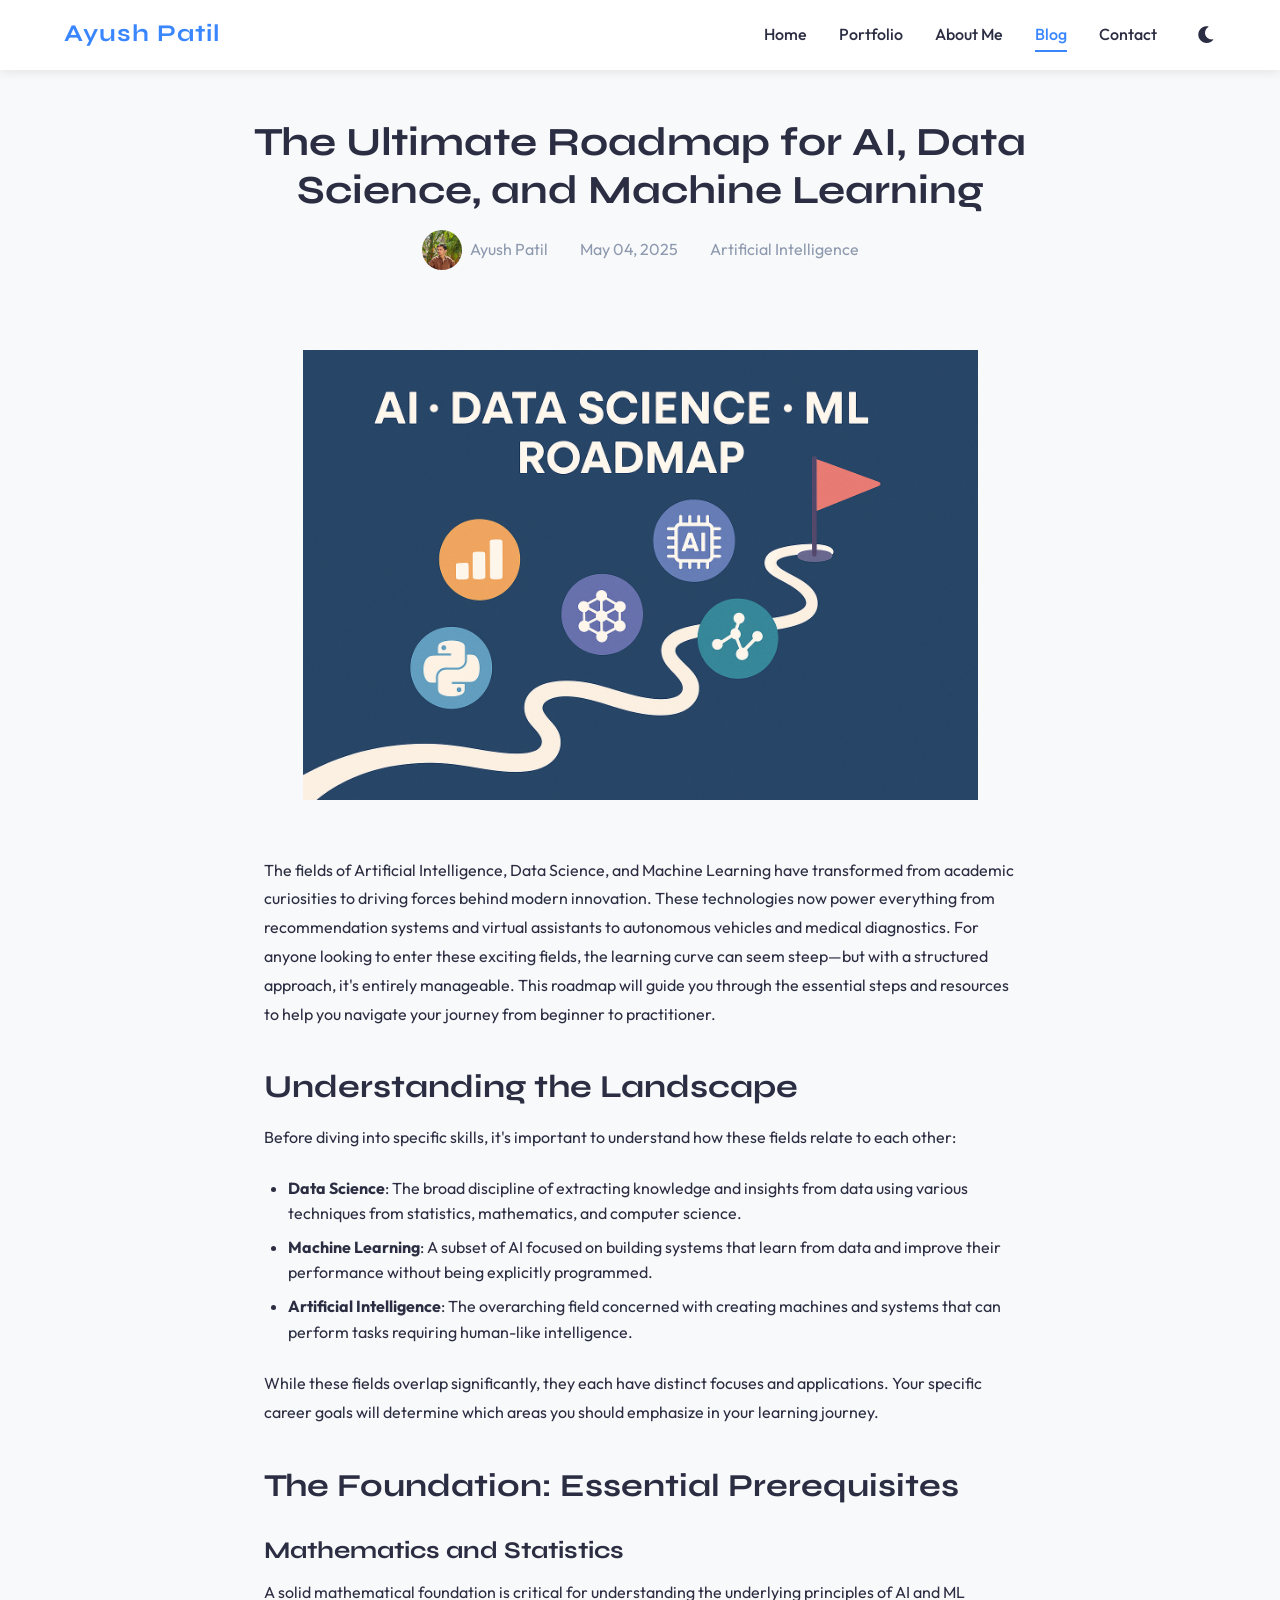
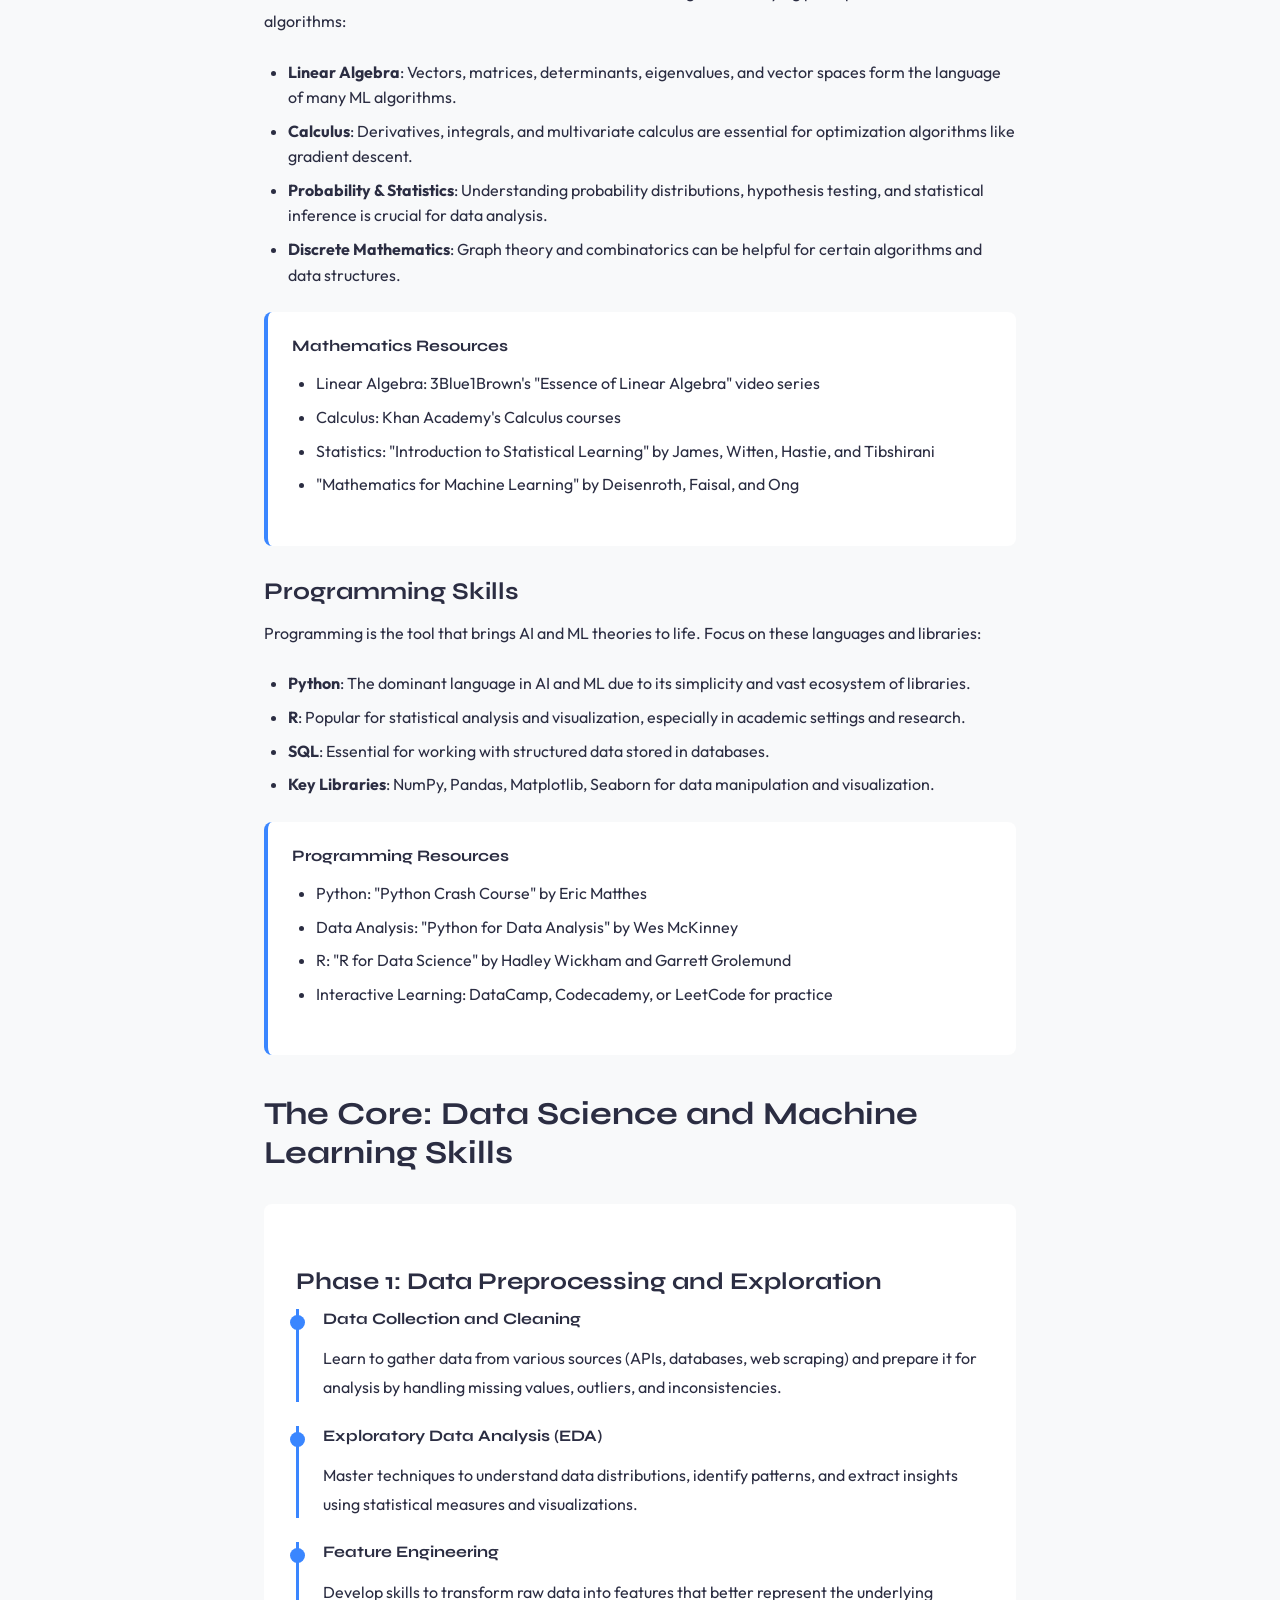
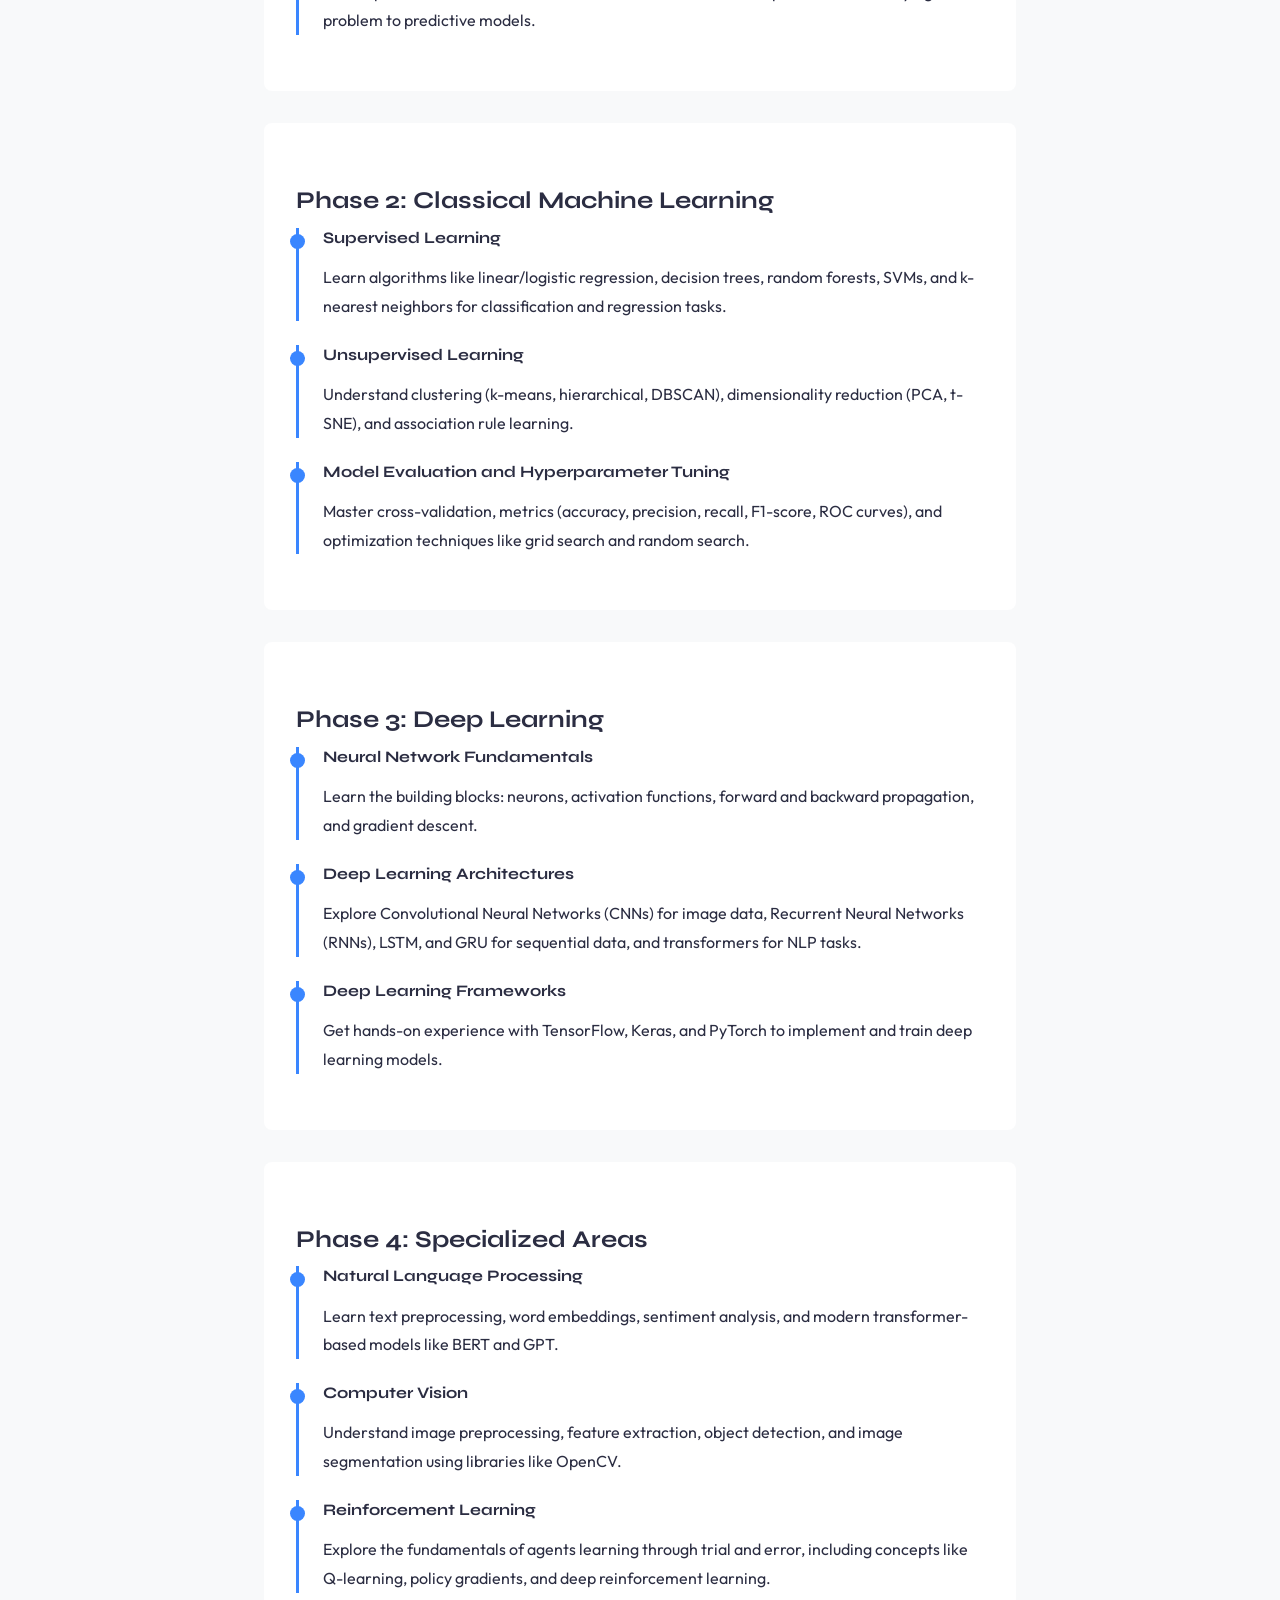
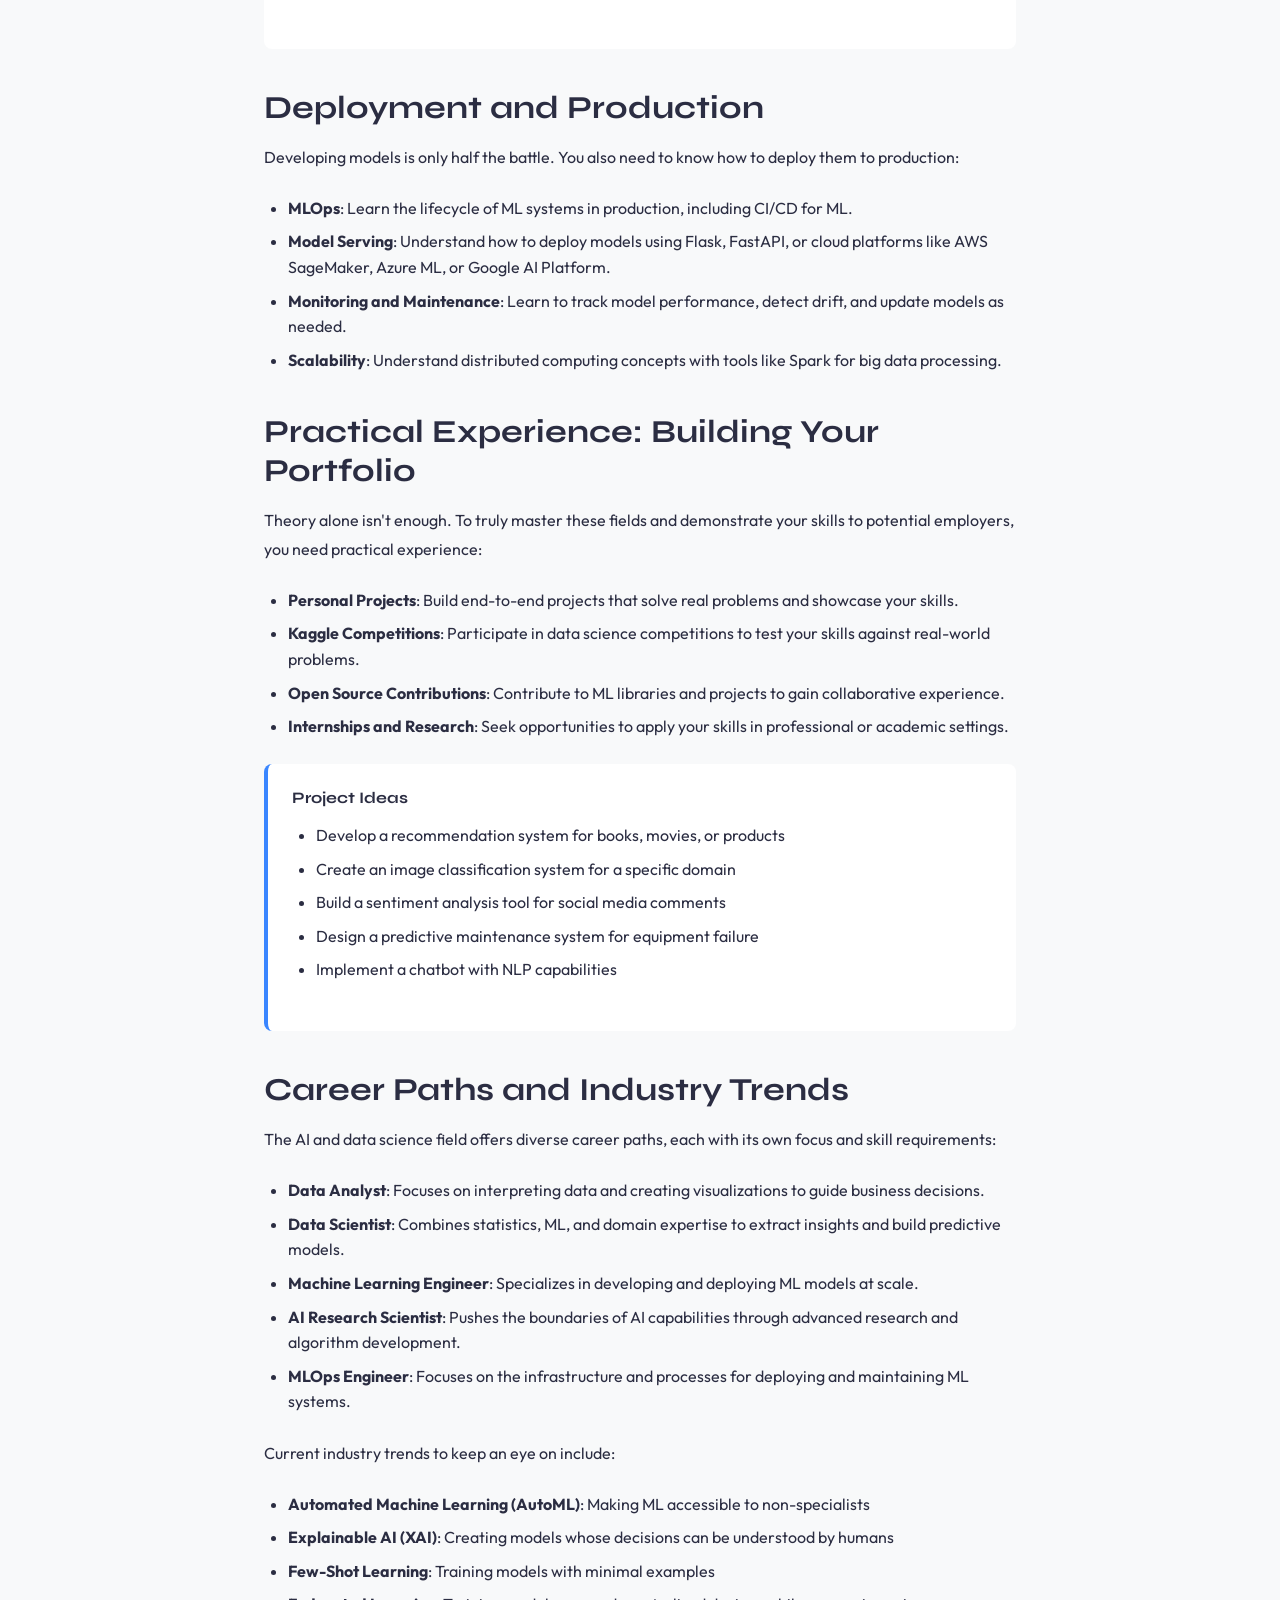
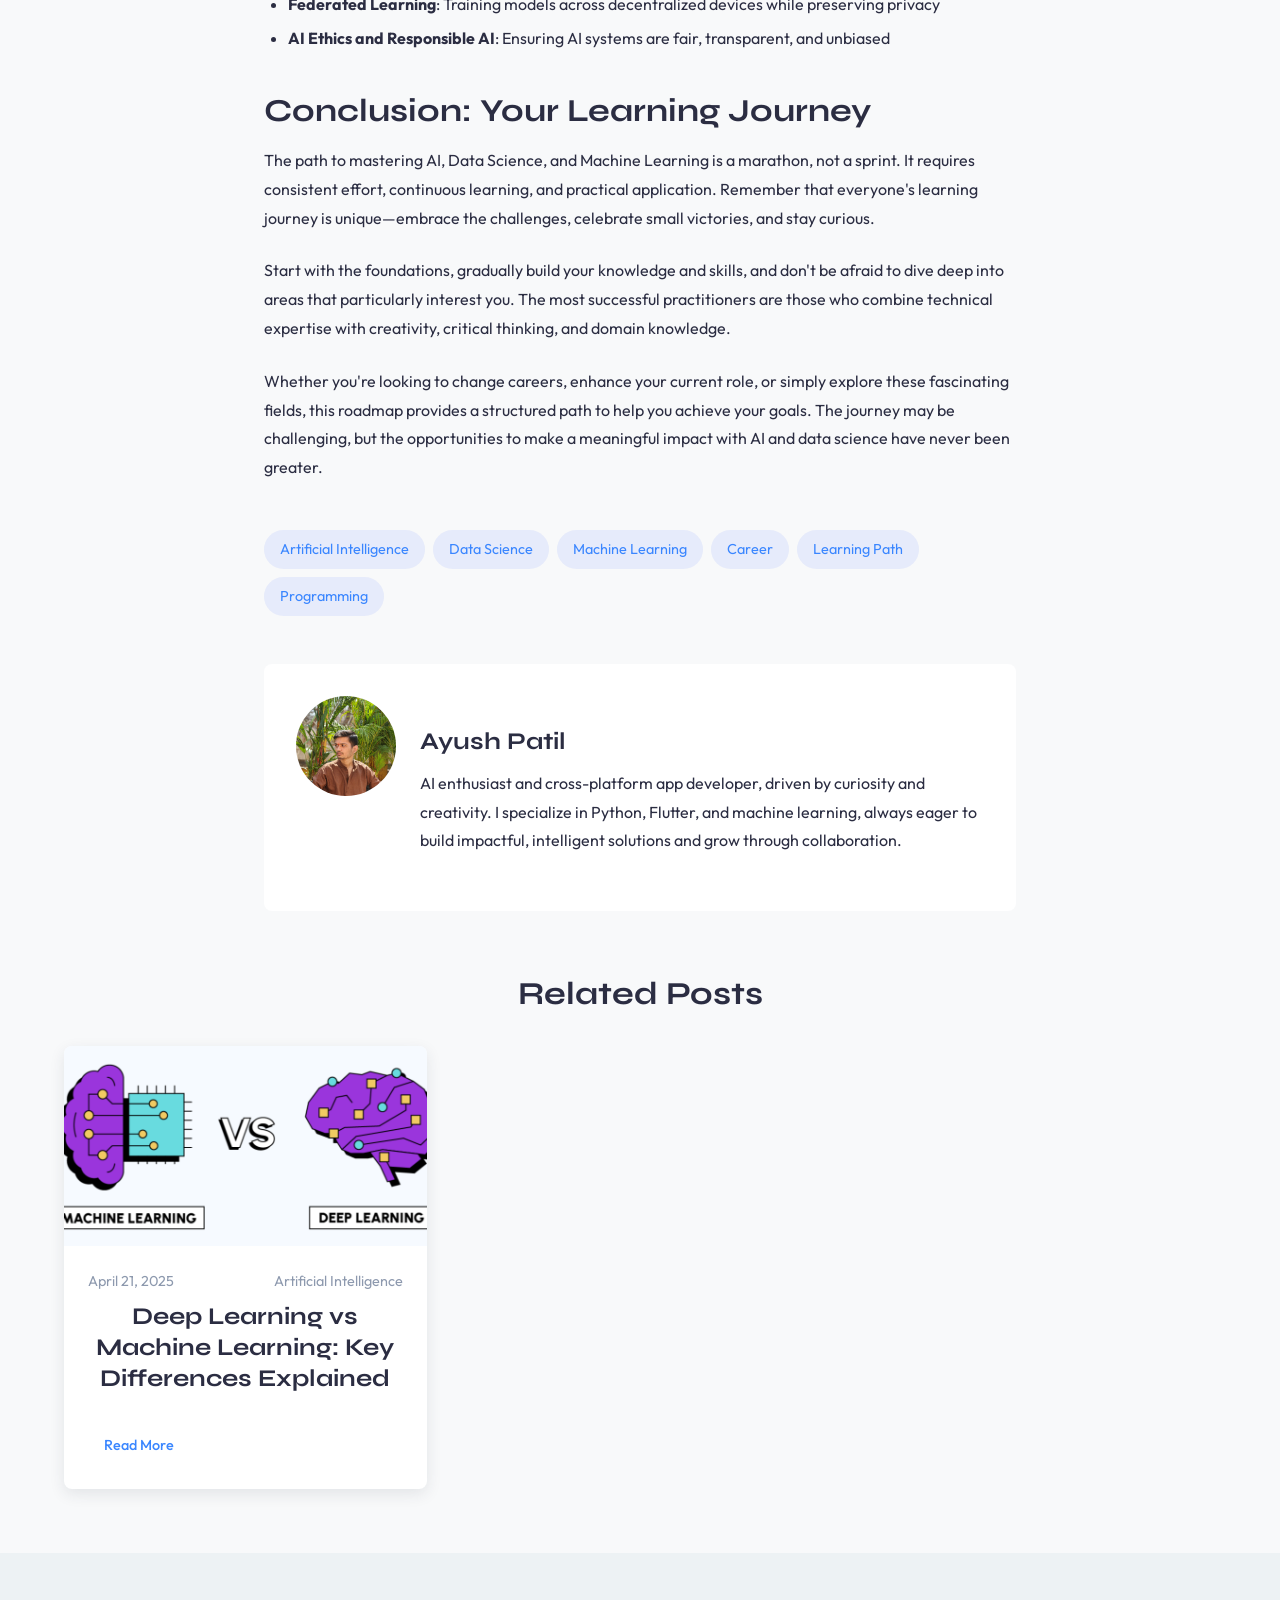
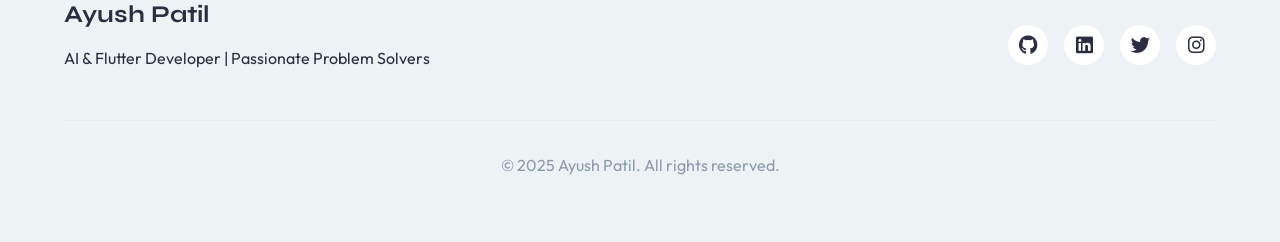
<file: blog/ai-data-science-ml-roadmap.html>
<!DOCTYPE html>
<html lang="en">
<head>
    <meta charset="UTF-8">
    <meta name="viewport" content="width=device-width, initial-scale=1.0">
    <meta name="google-site-verification" content="-vCXCGeqTPeAv9v4GeJiiwqOt346LW6nl3otstEwE0Q" />
    
    <!-- Enhanced SEO Meta Tags -->
    <meta name="description" content="Follow this complete roadmap to learn AI, Data Science and Machine Learning - Step-by-step guide with resources for beginners to advanced practitioners">
    <meta name="keywords" content="AI roadmap, data science career path, machine learning learning path, ML study guide, learn artificial intelligence, data science skills, machine learning roadmap 2025, AI learning resources, data science tutorial, ML career guide">
    <meta name="author" content="Ayush Patil">
    
    <title>The Ultimate Roadmap for AI, Data Science, and Machine Learning | Ayush Patil</title>
    
    <!-- Schema.org markup for Google -->
    <script type="application/ld+json">
    {
      "@context": "https://schema.org",
      "@type": "TechArticle",
      "headline": "The Ultimate Roadmap for AI, Data Science, and Machine Learning",
      "image": "https://ayushpatil0810.github.io/images/blogs/ai-data-science-ml-roadmap.png",
      "author": {
        "@type": "Person",
        "name": "Ayush Patil",
        "url": "https://ayushpatil0810.github.io/about.html"
      },
      "publisher": {
        "@type": "Person",
        "name": "Ayush Patil",
        "logo": {
          "@type": "ImageObject",
          "url": "https://ayushpatil0810.github.io/images/profile.jpg"
        }
      },
      "datePublished": "2025-05-04",
      "dateModified": "2025-05-07",
      "mainEntityOfPage": {
        "@type": "WebPage",
        "@id": "https://ayushpatil0810.github.io/blog/ai-data-science-ml-roadmap.html"
      },
      "description": "Follow this complete roadmap to learn AI, Data Science and Machine Learning - Step-by-step guide with resources for beginners to advanced practitioners"
    }
    </script>
    
    <!-- Favicon -->
    <link rel="icon" href="../images/favicons/favicon.ico" sizes="any">
    <link rel="apple-touch-icon" href="../images/favicons/apple-touch-icon.png">
    
    <!-- Open Graph / Facebook -->
    <meta property="og:type" content="article" />
    <meta property="og:url" content="https://ayushpatil0810.github.io/blog/ai-data-science-ml-roadmap.html" />
    <meta property="og:title" content="The Ultimate Roadmap for AI, Data Science, and Machine Learning | Ayush Patil" />
    <meta property="og:description" content="A comprehensive guide to learning AI, Data Science, and Machine Learning - From foundations to advanced concepts with practical resources and career advice" />
    <meta property="og:image"
        content="https://ayushpatil0810.github.io/images/blogs/ai-data-science-ml-roadmap.png" />

    <!-- Twitter -->
    <meta property="twitter:card" content="summary_large_image" />
    <meta property="twitter:url" content="https://ayushpatil0810.github.io/blog/ai-data-science-ml-roadmap.html" />
    <meta property="twitter:title" content="The Ultimate Roadmap for AI, Data Science, and Machine Learning | Ayush Patil" />
    <meta property="twitter:description" content="A comprehensive guide to learning AI, Data Science, and Machine Learning - From foundations to advanced concepts with practical resources and career advice" />
    <meta property="twitter:image"
        content="https://ayushpatil0810.github.io/images/blogs/ai-data-science-ml-roadmap.png" />
        
    <!-- Google Fonts -->
    <link rel="preconnect" href="https://fonts.googleapis.com">
    <link rel="preconnect" href="https://fonts.gstatic.com" crossorigin>
    <link href="https://fonts.googleapis.com/css2?family=JetBrains+Mono:wght@400;500;700&family=Outfit:wght@300;400;500;700&family=Syne:wght@400;500;600;700;800&display=swap" rel="stylesheet">
    <link rel="stylesheet" href="../css/style.css">
    <link rel="stylesheet" href="https://cdnjs.cloudflare.com/ajax/libs/font-awesome/6.0.0/css/all.min.css">
    <style>
        .post-header {
            padding: 3rem 0;
            text-align: center;
        }
        
        .post-header h1 {
            font-size: 2.5rem;
            max-width: 800px;
            margin: 0 auto 1rem;
        }
        
        .post-meta-full {
            display: flex;
            justify-content: center;
            align-items: center;
            gap: 2rem;
            color: var(--secondary-color);
            margin-bottom: 2rem;
        }
        
        .post-meta-full .author {
            display: flex;
            align-items: center;
            gap: 0.5rem;
        }
        
        .post-meta-full .author img {
            width: 40px;
            height: 40px;
            border-radius: 50%;
            object-fit: cover;
        }
        
        .post-featured-image {
            max-height: 500px;
            overflow: hidden;
            margin-bottom: 3rem;
            text-align: center;
        }
        
        .post-featured-image img {
            width: auto;
            max-width: 100%;
            max-height: 450px;
            object-fit: contain;
        }
        
        .post-content-full {
            max-width: 800px;
            margin: 0 auto;
            padding: 0 1.5rem;
        }
        
        .post-content-full p {
            margin-bottom: 1.5rem;
            line-height: 1.8;
        }
        
        .post-content-full h2 {
            margin-top: 2.5rem;
            margin-bottom: 1rem;
        }
        
        .post-content-full h3 {
            margin-top: 2rem;
            margin-bottom: 0.75rem;
        }
        
        .post-content-full ul, .post-content-full ol {
            margin-bottom: 1.5rem;
            padding-left: 1.5rem;
        }
        
        .post-content-full li {
            margin-bottom: 0.5rem;
        }
        
        .post-content-full code {
            background-color: var(--card-bg);
            padding: 0.2rem 0.4rem;
            border-radius: var(--radius-sm);
            font-family: var(--font-code);
            font-size: 0.9rem;
        }
        
        .post-content-full pre {
            background-color: var(--card-bg);
            padding: 1.5rem;
            border-radius: var(--radius-md);
            overflow-x: auto;
            margin-bottom: 1.5rem;
        }
        
        .post-content-full pre code {
            background-color: transparent;
            padding: 0;
        }
        
        .post-tags {
            display: flex;
            flex-wrap: wrap;
            gap: 0.5rem;
            margin: 3rem 0;
        }
        
        .post-tag {
            background-color: rgba(74, 108, 247, 0.1);
            color: var(--primary-color);
            padding: 0.5rem 1rem;
            border-radius: 50px;
            font-size: 0.9rem;
        }
        
        .author-bio {
            display: flex;
            background-color: var(--card-bg);
            padding: 2rem;
            border-radius: var(--radius-md);
            margin: 3rem 0;
        }
        
        .author-image {
            width: 100px;
            height: 100px;
            border-radius: 50%;
            overflow: hidden;
            margin-right: 1.5rem;
        }
        
        .author-image img {
            width: 100%;
            height: 100%;
            object-fit: cover;
        }
        
        .related-posts {
            margin: 4rem 0;
        }
        
        .related-posts h2 {
            margin-bottom: 2rem;
            text-align: center;
        }
        
        .related-posts-grid {
            display: grid;
            grid-template-columns: repeat(3, 1fr);
            gap: 2rem;
        }
        
        .roadmap-container {
            background-color: var(--card-bg);
            border-radius: var(--radius-md);
            padding: 2rem;
            margin: 2rem 0;
        }
        
        .roadmap-step {
            margin-bottom: 1.5rem;
            border-left: 3px solid var(--primary-color);
            padding-left: 1.5rem;
            position: relative;
        }
        
        .roadmap-step:before {
            content: "";
            width: 15px;
            height: 15px;
            background: var(--primary-color);
            border-radius: 50%;
            position: absolute;
            left: -9px;
            top: 6px;
        }
        
        .resource-box {
            background-color: var(--card-bg);
            border-radius: var(--radius-md);
            padding: 1.5rem;
            margin: 1.5rem 0;
            border-left: 4px solid var(--primary-color);
        }
        
        .resource-box h4 {
            margin-top: 0;
            margin-bottom: 1rem;
        }
        
        @media (max-width: 992px) {
            .related-posts-grid {
                grid-template-columns: repeat(2, 1fr);
            }
        }
        
        @media (max-width: 768px) {
            .post-header h1 {
                font-size: 2rem;
            }
            
            .post-meta-full {
                flex-direction: column;
                gap: 0.5rem;
            }
            
            .author-bio {
                flex-direction: column;
                text-align: center;
            }
            
            .author-image {
                margin: 0 auto 1.5rem;
            }
            
            .related-posts-grid {
                grid-template-columns: 1fr;
            }
        }
    </style>
</head>
<body>
    <header>
        <div class="container">
            <div class="logo">
                <a href="/">Ayush Patil</a>
            </div>
            <nav>
                <ul>
                    <li><a href="/">Home</a></li>
                    <li><a href="../portfolio.html">Portfolio</a></li>
                    <li><a href="../about.html">About Me</a></li>
                    <li><a href="../blog.html" class="active">Blog</a></li>
                    <li><a href="../contact.html">Contact</a></li>
                </ul>
                <button id="theme-toggle" aria-label="Toggle dark mode">
                    <i class="fas fa-moon"></i>
                </button>
                <div class="mobile-menu-toggle">
                    <span></span>
                    <span></span>
                    <span></span>
                </div>
            </nav>
        </div>
    </header>

    <main>
        <article data-post-id="ai-data-science-ml-roadmap">
            <div class="post-header">
                <div class="container">
                    <h1>The Ultimate Roadmap for AI, Data Science, and Machine Learning</h1>
                    <div class="post-meta-full">
                        <div class="author">
                            <img src="../images/profile.jpg" alt="Ayush Patil">
                            <span>Ayush Patil</span>
                        </div>
                        <div class="date">May 04, 2025</div>
                        <div class="category">Artificial Intelligence</div>
                    </div>
                </div>
            </div>

            <div class="post-featured-image">
                <img src="../images/blogs/ai-data-science-ml-roadmap.png" alt="AI, Data Science, and Machine Learning Roadmap">
            </div>

            <div class="post-content-full">
                <p>The fields of Artificial Intelligence, Data Science, and Machine Learning have transformed from academic curiosities to driving forces behind modern innovation. These technologies now power everything from recommendation systems and virtual assistants to autonomous vehicles and medical diagnostics. For anyone looking to enter these exciting fields, the learning curve can seem steep—but with a structured approach, it's entirely manageable. This roadmap will guide you through the essential steps and resources to help you navigate your journey from beginner to practitioner.</p>

                <h2>Understanding the Landscape</h2>
                <p>Before diving into specific skills, it's important to understand how these fields relate to each other:</p>
                <ul>
                    <li><strong>Data Science</strong>: The broad discipline of extracting knowledge and insights from data using various techniques from statistics, mathematics, and computer science.</li>
                    <li><strong>Machine Learning</strong>: A subset of AI focused on building systems that learn from data and improve their performance without being explicitly programmed.</li>
                    <li><strong>Artificial Intelligence</strong>: The overarching field concerned with creating machines and systems that can perform tasks requiring human-like intelligence.</li>
                </ul>
                <p>While these fields overlap significantly, they each have distinct focuses and applications. Your specific career goals will determine which areas you should emphasize in your learning journey.</p>

                <h2>The Foundation: Essential Prerequisites</h2>
                
                <h3>Mathematics and Statistics</h3>
                <p>A solid mathematical foundation is critical for understanding the underlying principles of AI and ML algorithms:</p>
                <ul>
                    <li><strong>Linear Algebra</strong>: Vectors, matrices, determinants, eigenvalues, and vector spaces form the language of many ML algorithms.</li>
                    <li><strong>Calculus</strong>: Derivatives, integrals, and multivariate calculus are essential for optimization algorithms like gradient descent.</li>
                    <li><strong>Probability & Statistics</strong>: Understanding probability distributions, hypothesis testing, and statistical inference is crucial for data analysis.</li>
                    <li><strong>Discrete Mathematics</strong>: Graph theory and combinatorics can be helpful for certain algorithms and data structures.</li>
                </ul>

                <div class="resource-box">
                    <h4>Mathematics Resources</h4>
                    <ul>
                        <li>Linear Algebra: 3Blue1Brown's "Essence of Linear Algebra" video series</li>
                        <li>Calculus: Khan Academy's Calculus courses</li>
                        <li>Statistics: "Introduction to Statistical Learning" by James, Witten, Hastie, and Tibshirani</li>
                        <li>"Mathematics for Machine Learning" by Deisenroth, Faisal, and Ong</li>
                    </ul>
                </div>

                <h3>Programming Skills</h3>
                <p>Programming is the tool that brings AI and ML theories to life. Focus on these languages and libraries:</p>
                <ul>
                    <li><strong>Python</strong>: The dominant language in AI and ML due to its simplicity and vast ecosystem of libraries.</li>
                    <li><strong>R</strong>: Popular for statistical analysis and visualization, especially in academic settings and research.</li>
                    <li><strong>SQL</strong>: Essential for working with structured data stored in databases.</li>
                    <li><strong>Key Libraries</strong>: NumPy, Pandas, Matplotlib, Seaborn for data manipulation and visualization.</li>
                </ul>

                <div class="resource-box">
                    <h4>Programming Resources</h4>
                    <ul>
                        <li>Python: "Python Crash Course" by Eric Matthes</li>
                        <li>Data Analysis: "Python for Data Analysis" by Wes McKinney</li>
                        <li>R: "R for Data Science" by Hadley Wickham and Garrett Grolemund</li>
                        <li>Interactive Learning: DataCamp, Codecademy, or LeetCode for practice</li>
                    </ul>
                </div>

                <h2>The Core: Data Science and Machine Learning Skills</h2>
                
                <div class="roadmap-container">
                    <h3>Phase 1: Data Preprocessing and Exploration</h3>
                    <div class="roadmap-step">
                        <h4>Data Collection and Cleaning</h4>
                        <p>Learn to gather data from various sources (APIs, databases, web scraping) and prepare it for analysis by handling missing values, outliers, and inconsistencies.</p>
                    </div>
                    
                    <div class="roadmap-step">
                        <h4>Exploratory Data Analysis (EDA)</h4>
                        <p>Master techniques to understand data distributions, identify patterns, and extract insights using statistical measures and visualizations.</p>
                    </div>
                    
                    <div class="roadmap-step">
                        <h4>Feature Engineering</h4>
                        <p>Develop skills to transform raw data into features that better represent the underlying problem to predictive models.</p>
                    </div>
                </div>
                
                <div class="roadmap-container">
                    <h3>Phase 2: Classical Machine Learning</h3>
                    <div class="roadmap-step">
                        <h4>Supervised Learning</h4>
                        <p>Learn algorithms like linear/logistic regression, decision trees, random forests, SVMs, and k-nearest neighbors for classification and regression tasks.</p>
                    </div>
                    
                    <div class="roadmap-step">
                        <h4>Unsupervised Learning</h4>
                        <p>Understand clustering (k-means, hierarchical, DBSCAN), dimensionality reduction (PCA, t-SNE), and association rule learning.</p>
                    </div>
                    
                    <div class="roadmap-step">
                        <h4>Model Evaluation and Hyperparameter Tuning</h4>
                        <p>Master cross-validation, metrics (accuracy, precision, recall, F1-score, ROC curves), and optimization techniques like grid search and random search.</p>
                    </div>
                </div>
                
                <div class="roadmap-container">
                    <h3>Phase 3: Deep Learning</h3>
                    <div class="roadmap-step">
                        <h4>Neural Network Fundamentals</h4>
                        <p>Learn the building blocks: neurons, activation functions, forward and backward propagation, and gradient descent.</p>
                    </div>
                    
                    <div class="roadmap-step">
                        <h4>Deep Learning Architectures</h4>
                        <p>Explore Convolutional Neural Networks (CNNs) for image data, Recurrent Neural Networks (RNNs), LSTM, and GRU for sequential data, and transformers for NLP tasks.</p>
                    </div>
                    
                    <div class="roadmap-step">
                        <h4>Deep Learning Frameworks</h4>
                        <p>Get hands-on experience with TensorFlow, Keras, and PyTorch to implement and train deep learning models.</p>
                    </div>
                </div>
                
                <div class="roadmap-container">
                    <h3>Phase 4: Specialized Areas</h3>
                    <div class="roadmap-step">
                        <h4>Natural Language Processing</h4>
                        <p>Learn text preprocessing, word embeddings, sentiment analysis, and modern transformer-based models like BERT and GPT.</p>
                    </div>
                    
                    <div class="roadmap-step">
                        <h4>Computer Vision</h4>
                        <p>Understand image preprocessing, feature extraction, object detection, and image segmentation using libraries like OpenCV.</p>
                    </div>
                    
                    <div class="roadmap-step">
                        <h4>Reinforcement Learning</h4>
                        <p>Explore the fundamentals of agents learning through trial and error, including concepts like Q-learning, policy gradients, and deep reinforcement learning.</p>
                    </div>
                </div>

                <h2>Deployment and Production</h2>
                <p>Developing models is only half the battle. You also need to know how to deploy them to production:</p>
                <ul>
                    <li><strong>MLOps</strong>: Learn the lifecycle of ML systems in production, including CI/CD for ML.</li>
                    <li><strong>Model Serving</strong>: Understand how to deploy models using Flask, FastAPI, or cloud platforms like AWS SageMaker, Azure ML, or Google AI Platform.</li>
                    <li><strong>Monitoring and Maintenance</strong>: Learn to track model performance, detect drift, and update models as needed.</li>
                    <li><strong>Scalability</strong>: Understand distributed computing concepts with tools like Spark for big data processing.</li>
                </ul>

                <h2>Practical Experience: Building Your Portfolio</h2>
                <p>Theory alone isn't enough. To truly master these fields and demonstrate your skills to potential employers, you need practical experience:</p>
                <ul>
                    <li><strong>Personal Projects</strong>: Build end-to-end projects that solve real problems and showcase your skills.</li>
                    <li><strong>Kaggle Competitions</strong>: Participate in data science competitions to test your skills against real-world problems.</li>
                    <li><strong>Open Source Contributions</strong>: Contribute to ML libraries and projects to gain collaborative experience.</li>
                    <li><strong>Internships and Research</strong>: Seek opportunities to apply your skills in professional or academic settings.</li>
                </ul>

                <div class="resource-box">
                    <h4>Project Ideas</h4>
                    <ul>
                        <li>Develop a recommendation system for books, movies, or products</li>
                        <li>Create an image classification system for a specific domain</li>
                        <li>Build a sentiment analysis tool for social media comments</li>
                        <li>Design a predictive maintenance system for equipment failure</li>
                        <li>Implement a chatbot with NLP capabilities</li>
                    </ul>
                </div>

                <h2>Career Paths and Industry Trends</h2>
                <p>The AI and data science field offers diverse career paths, each with its own focus and skill requirements:</p>
                <ul>
                    <li><strong>Data Analyst</strong>: Focuses on interpreting data and creating visualizations to guide business decisions.</li>
                    <li><strong>Data Scientist</strong>: Combines statistics, ML, and domain expertise to extract insights and build predictive models.</li>
                    <li><strong>Machine Learning Engineer</strong>: Specializes in developing and deploying ML models at scale.</li>
                    <li><strong>AI Research Scientist</strong>: Pushes the boundaries of AI capabilities through advanced research and algorithm development.</li>
                    <li><strong>MLOps Engineer</strong>: Focuses on the infrastructure and processes for deploying and maintaining ML systems.</li>
                </ul>

                <p>Current industry trends to keep an eye on include:</p>
                <ul>
                    <li><strong>Automated Machine Learning (AutoML)</strong>: Making ML accessible to non-specialists</li>
                    <li><strong>Explainable AI (XAI)</strong>: Creating models whose decisions can be understood by humans</li>
                    <li><strong>Few-Shot Learning</strong>: Training models with minimal examples</li>
                    <li><strong>Federated Learning</strong>: Training models across decentralized devices while preserving privacy</li>
                    <li><strong>AI Ethics and Responsible AI</strong>: Ensuring AI systems are fair, transparent, and unbiased</li>
                </ul>

                <h2>Conclusion: Your Learning Journey</h2>
                <p>The path to mastering AI, Data Science, and Machine Learning is a marathon, not a sprint. It requires consistent effort, continuous learning, and practical application. Remember that everyone's learning journey is unique—embrace the challenges, celebrate small victories, and stay curious.</p>

                <p>Start with the foundations, gradually build your knowledge and skills, and don't be afraid to dive deep into areas that particularly interest you. The most successful practitioners are those who combine technical expertise with creativity, critical thinking, and domain knowledge.</p>

                <p>Whether you're looking to change careers, enhance your current role, or simply explore these fascinating fields, this roadmap provides a structured path to help you achieve your goals. The journey may be challenging, but the opportunities to make a meaningful impact with AI and data science have never been greater.</p>

                <div class="post-tags">
                    <span class="post-tag">Artificial Intelligence</span>
                    <span class="post-tag">Data Science</span>
                    <span class="post-tag">Machine Learning</span>
                    <span class="post-tag">Career</span>
                    <span class="post-tag">Learning Path</span>
                    <span class="post-tag">Programming</span>
                </div>

                <div class="author-bio">
                    <div class="author-image">
                        <img src="../images/profile.jpg" alt="Ayush Patil">
                    </div>
                    <div class="author-info">
                        <h3>Ayush Patil</h3>
                        <p>AI enthusiast and cross-platform app developer, driven by curiosity and creativity. I specialize in Python, Flutter, and machine learning, always eager to build impactful, intelligent solutions and grow through collaboration.</p>
                    </div>
                </div>
            </div>

            <section class="related-posts">
                <div class="container">
                    <h2>Related Posts</h2>
                    <div class="related-posts-grid">
                        <!-- Related posts will be dynamically inserted here -->
                        <div class="loading-spinner">Loading related posts...</div>
                    </div>
                </div>
            </section>
        </article>
    </main>

    <footer>
        <div class="container">
            <div class="footer-content">
                <div class="footer-logo">
                    <h3>Ayush Patil</h3>
                    <p>AI & Flutter Developer | Passionate Problem Solvers</p>
                </div>
                <div class="social-links">
                    <a href="https://github.com/ayushpatil0810" target="_blank" aria-label="GitHub Profile"><i
                            class="fab fa-github"></i></a>
                    <a href="https://linkedin.com/in/ayushpatil0810" target="_blank" aria-label="LinkedIn Profile"><i
                            class="fab fa-linkedin"></i></a>
                    <a href="https://x.com/ayushpatil0810" target="_blank" aria-label="Twitter Profile"><i
                            class="fab fa-twitter"></i></a>
                    <a href="https://instagram.com/ayushpatil0810" target="_blank" aria-label="Twitter Profile"><i
                            class="fab fa-instagram"></i></a>
                </div>
            </div>
            <div class="copyright">
                <p>&copy; 2025 Ayush Patil. All rights reserved.</p>
            </div>
        </div>
    </footer>

    <script src="../js/main.js"></script>
    <script src="../js/dark-mode.js"></script>
    <script src="../js/related-posts.js"></script>
</body>
</html>
</file>
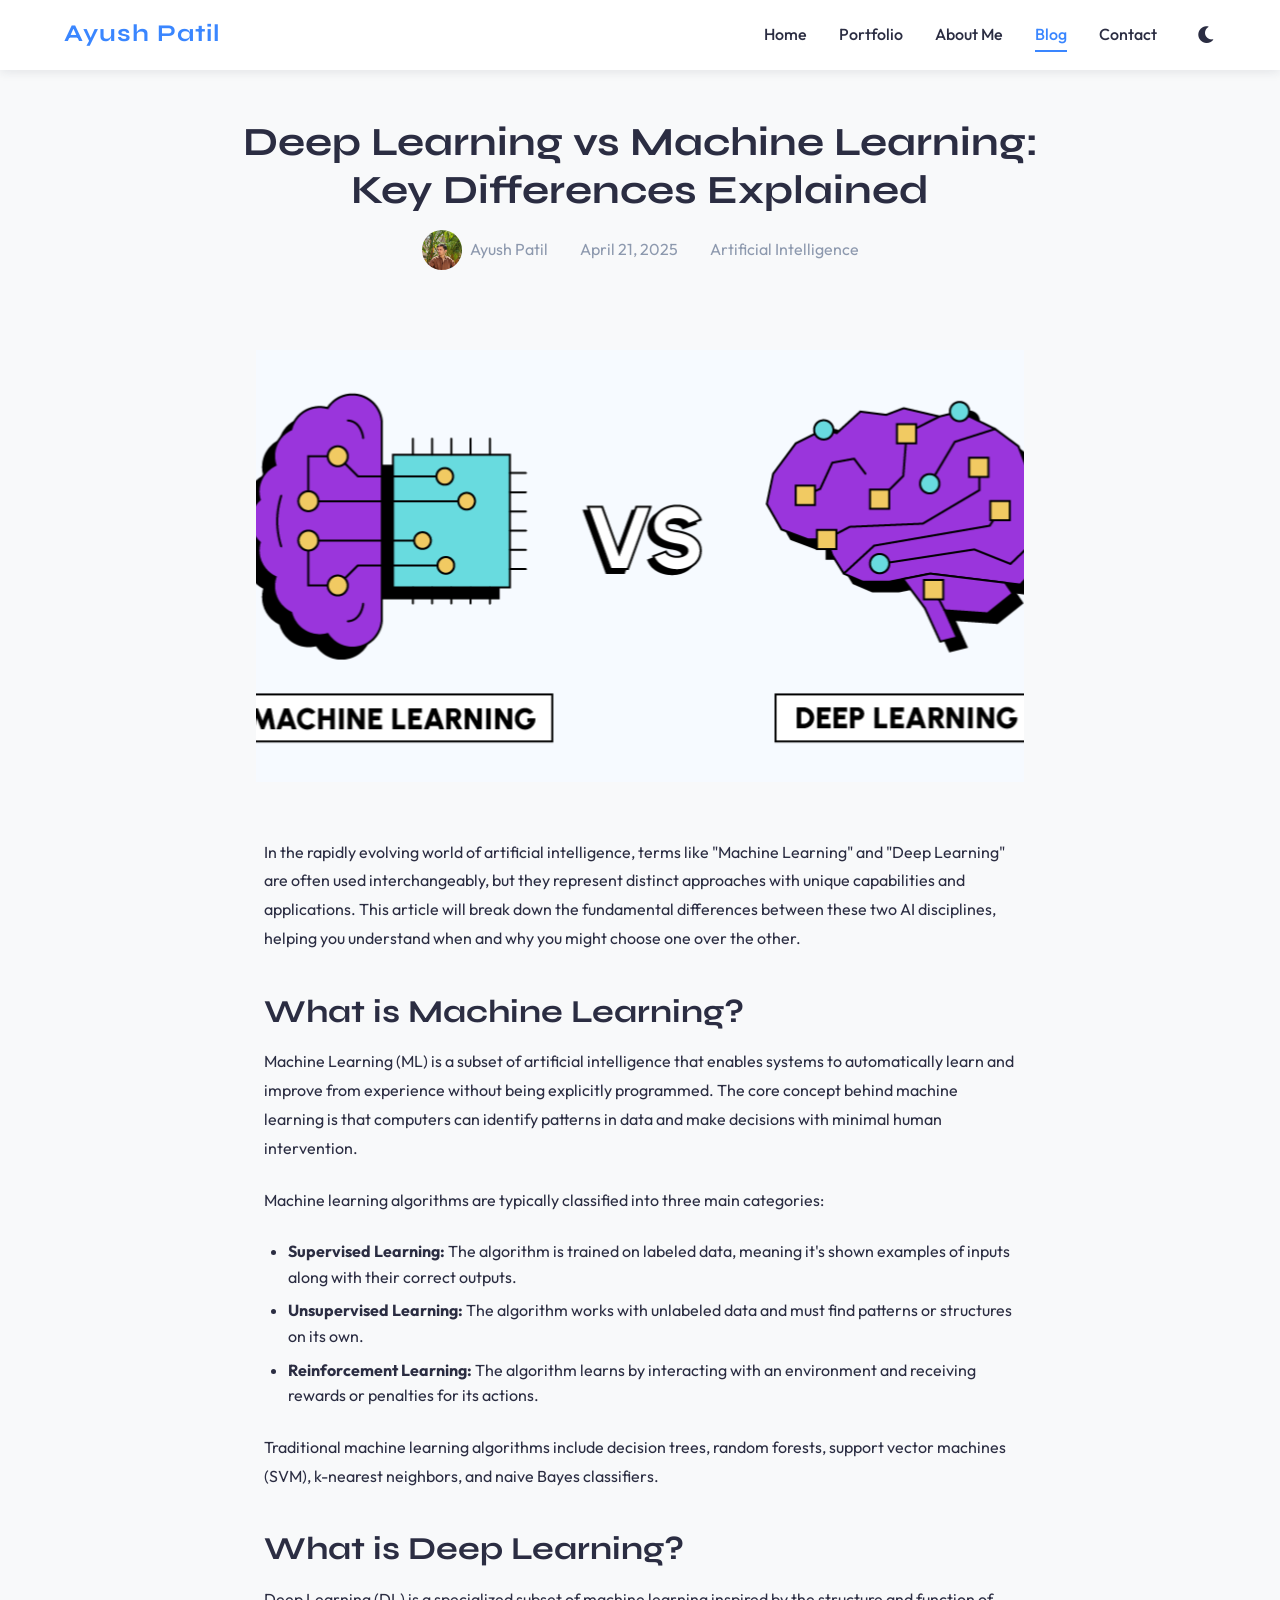
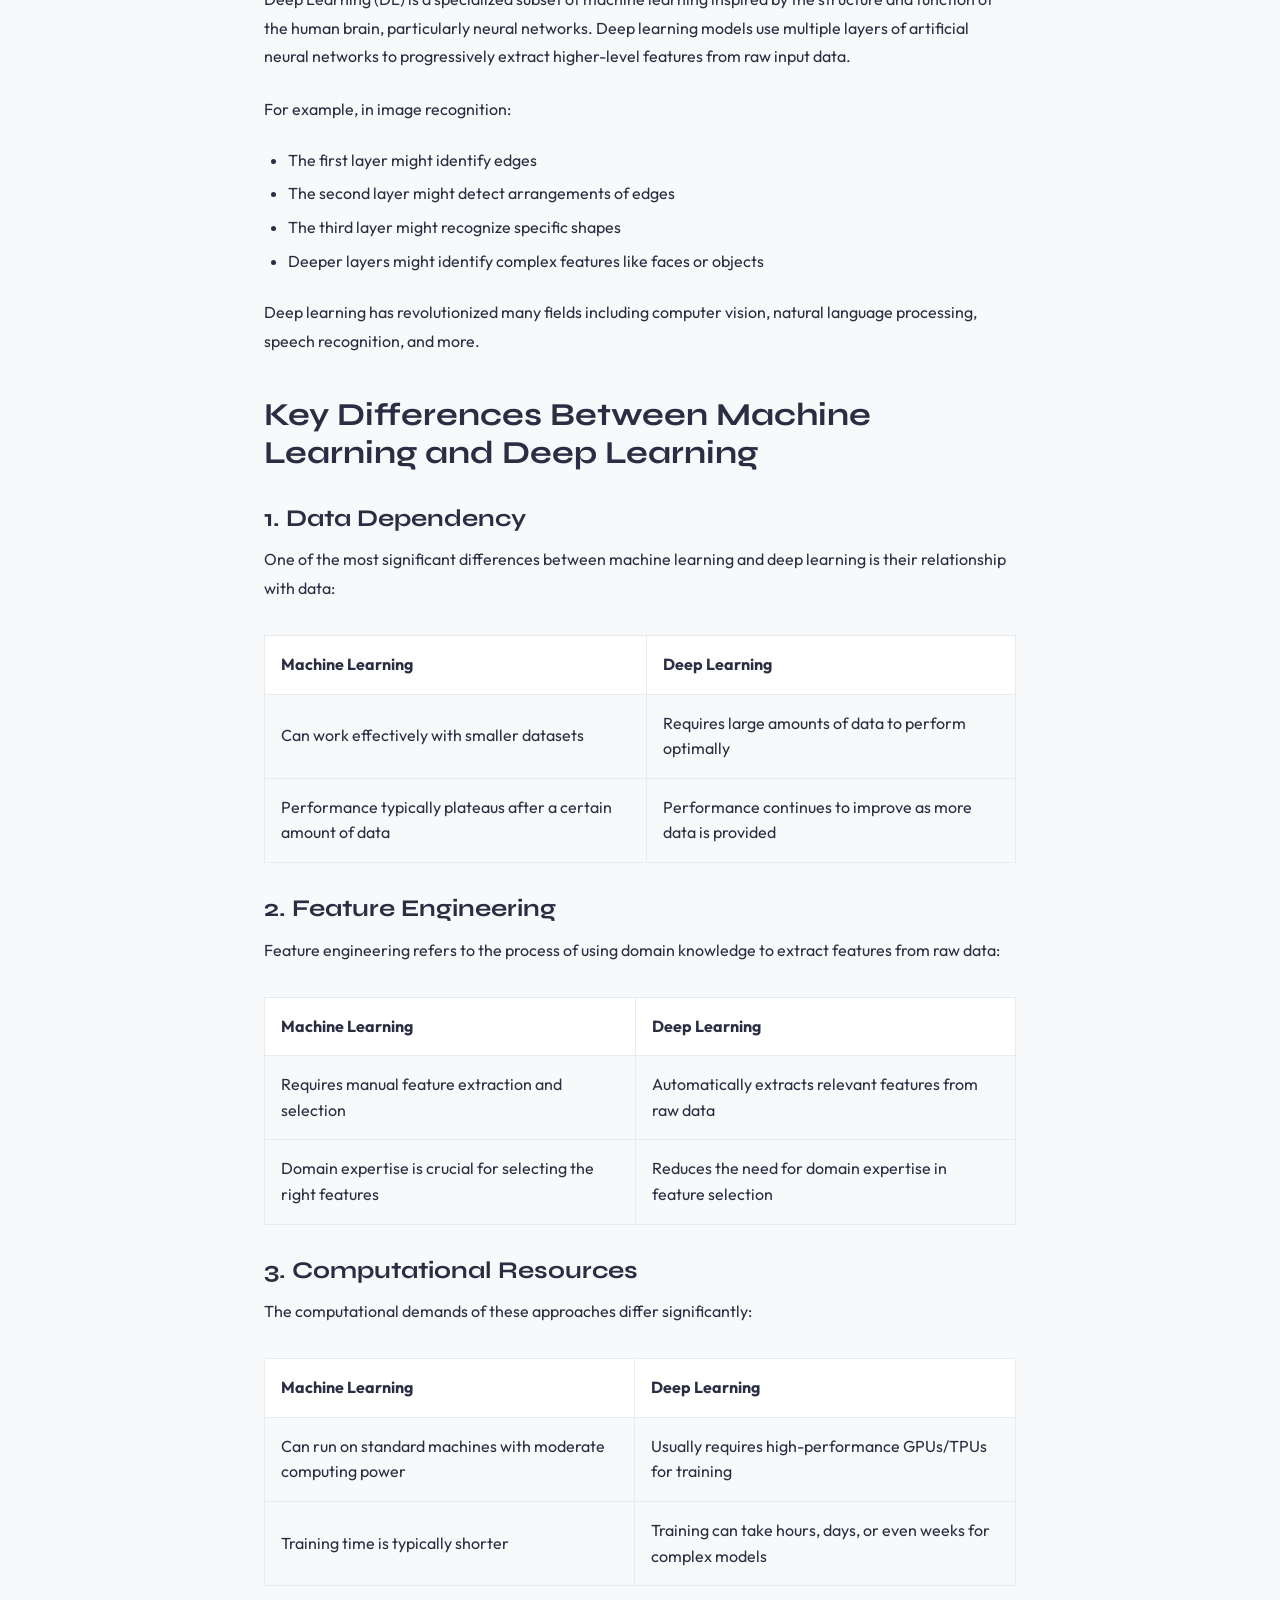
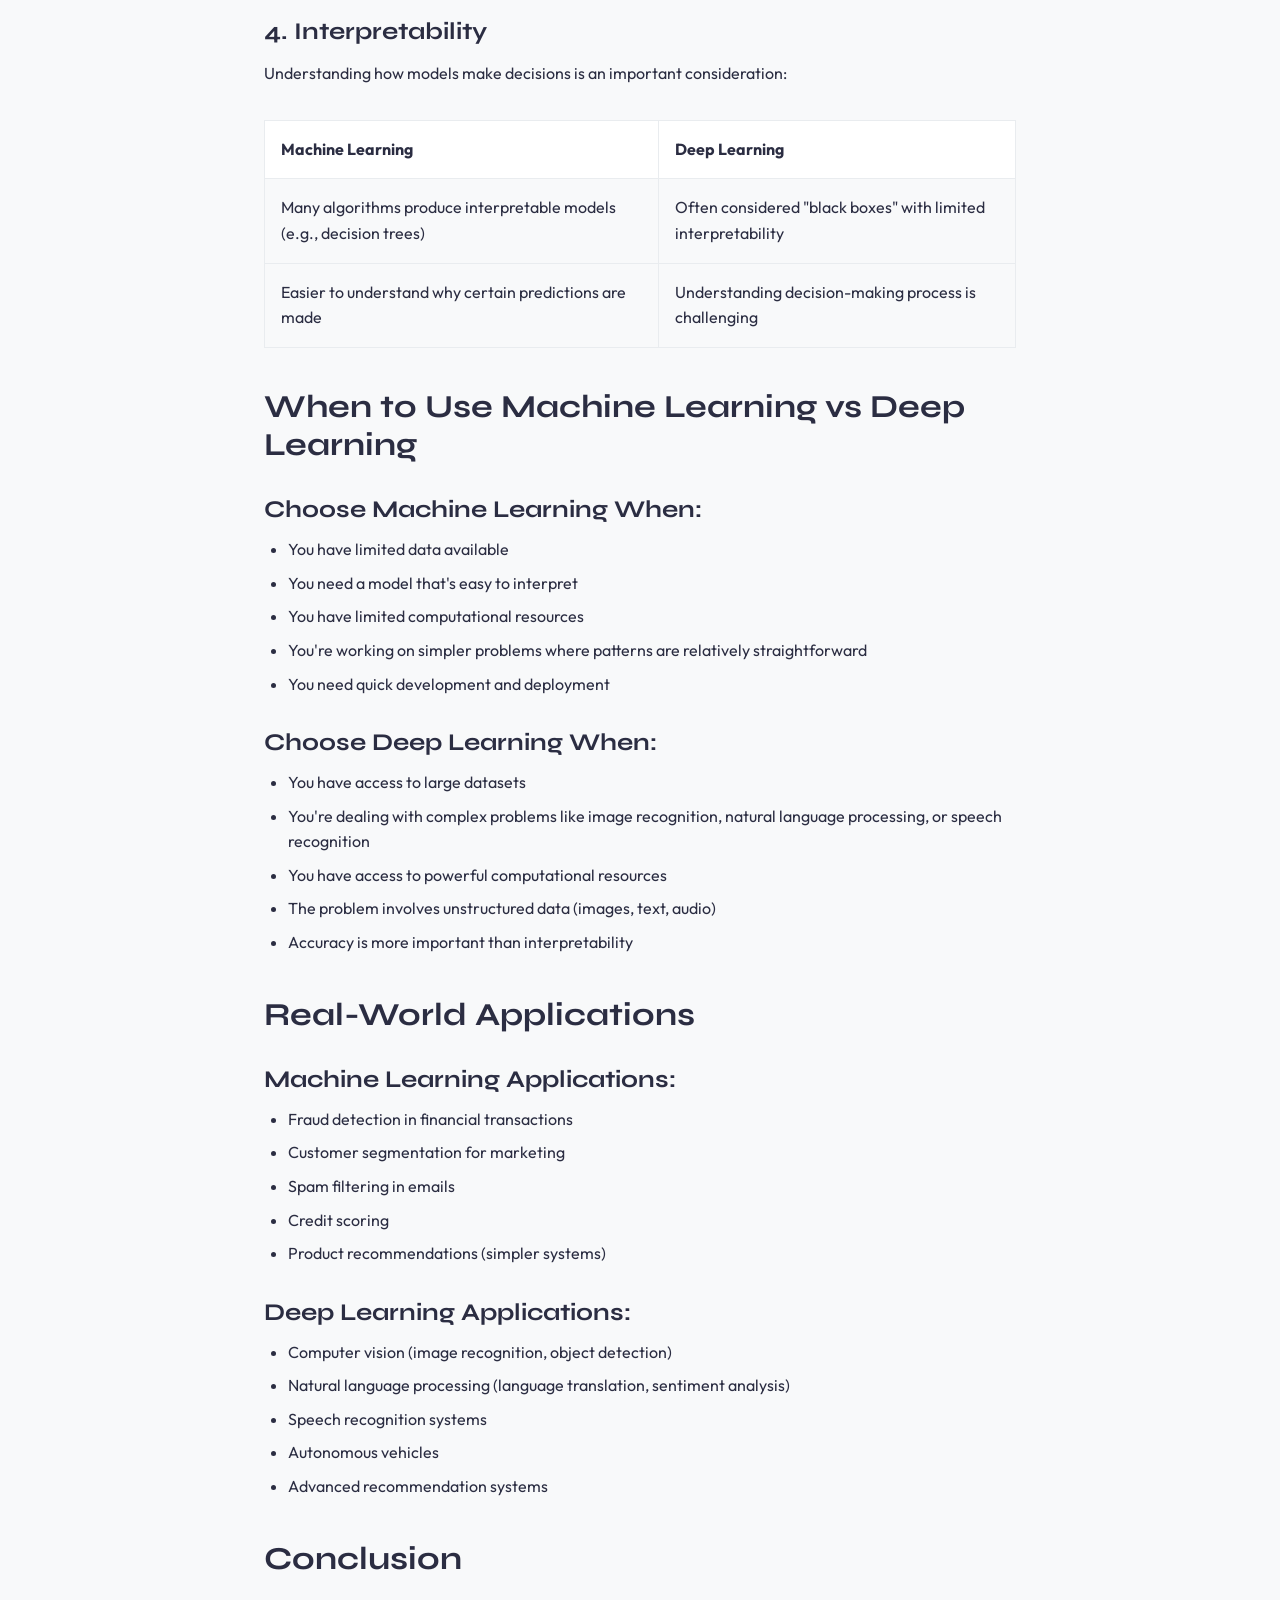
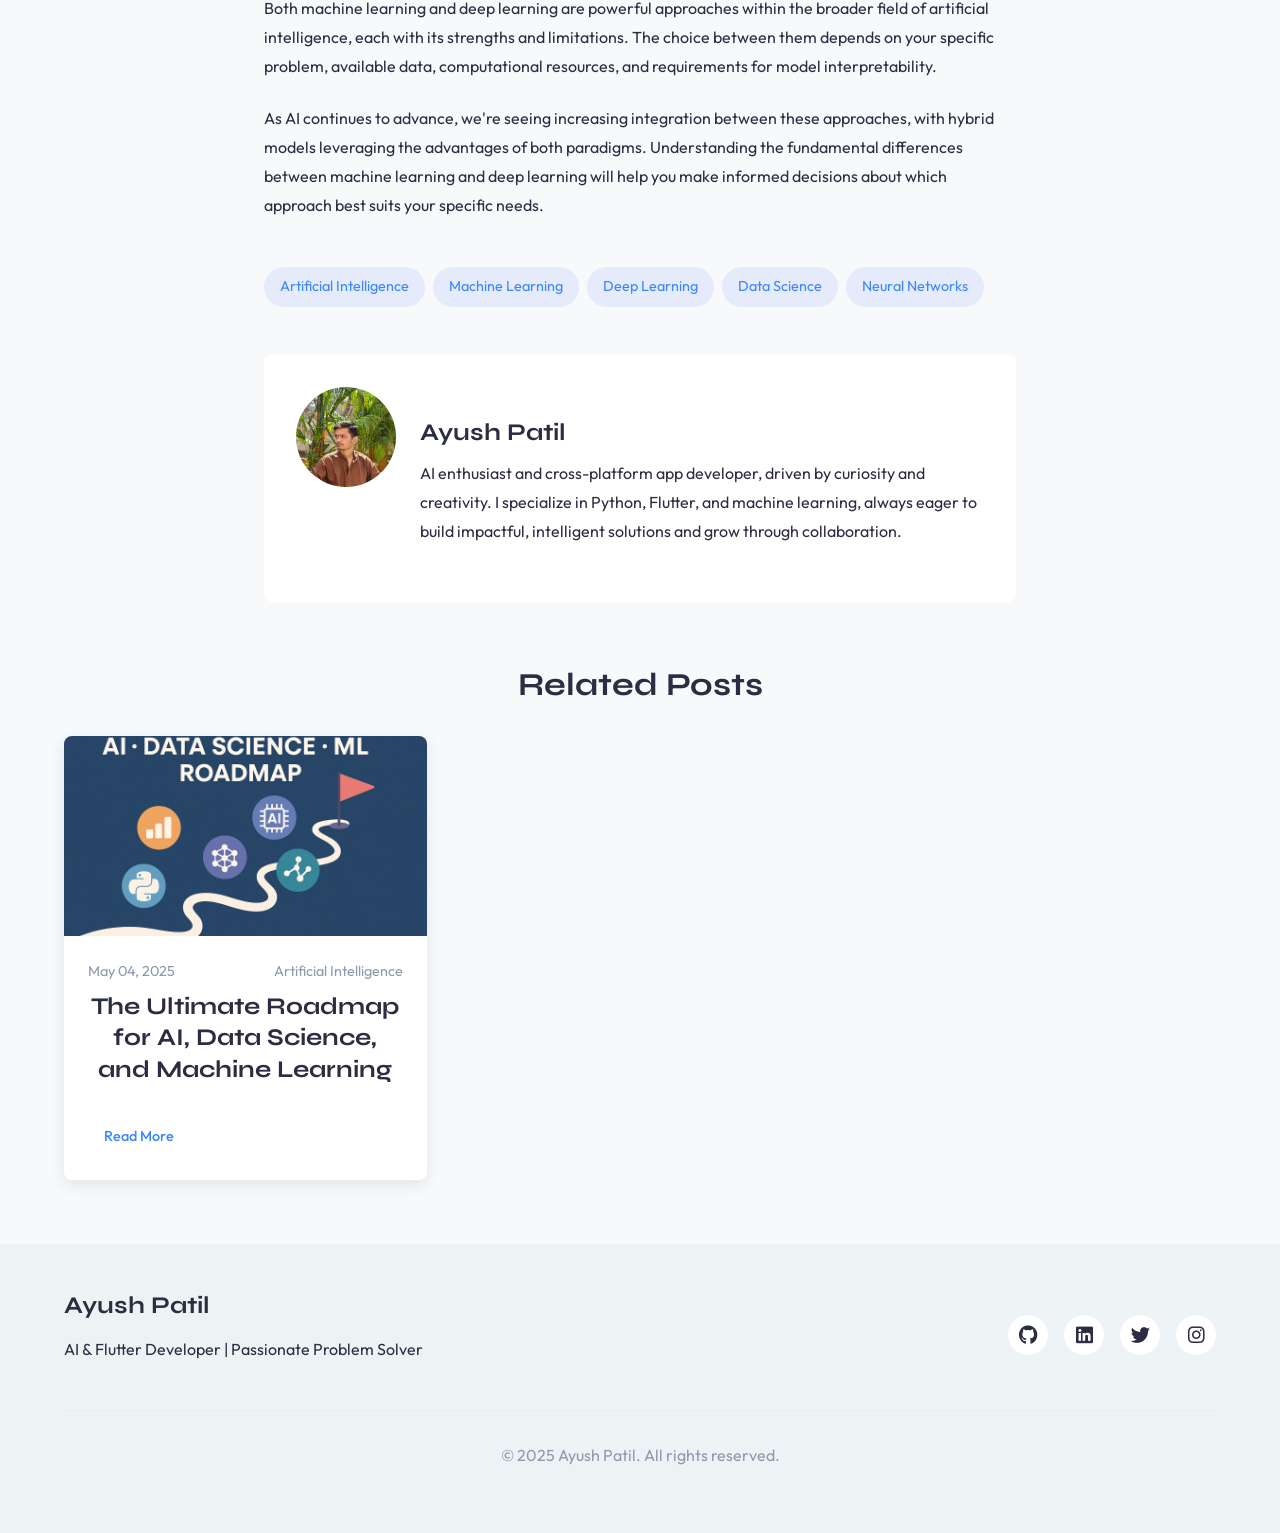
<file: blog/deep-learning-vs-machine-learning.html>
<!DOCTYPE html>
<html lang="en">
<head>
    <meta charset="UTF-8">
    <meta name="viewport" content="width=device-width, initial-scale=1.0">
    <meta name="google-site-verification" content="-vCXCGeqTPeAv9v4GeJiiwqOt346LW6nl3otstEwE0Q" />
    
    <!-- Enhanced SEO Meta Tags -->
    <meta name="description" content="Understand the key differences between deep learning and machine learning - neural networks, data requirements, applications, and when to use each approach">
    <meta name="keywords" content="deep learning vs machine learning, AI comparison, neural networks, DL vs ML, machine learning algorithms, deep learning applications, machine learning tutorial, artificial intelligence techniques, data science comparison">
    <meta name="author" content="Ayush Patil">
    
    <title>Deep Learning vs Machine Learning: Key Differences Explained | Ayush Patil</title>
    
    <!-- Schema.org markup for Google -->
    <script type="application/ld+json">
    {
      "@context": "https://schema.org",
      "@type": "TechArticle",
      "headline": "Deep Learning vs Machine Learning: Key Differences Explained",
      "image": "https://ayushpatil0810.github.io/images/blogs/deep-learning-vs-machine-learning.png",
      "author": {
        "@type": "Person",
        "name": "Ayush Patil",
        "url": "https://ayushpatil0810.github.io/about.html"
      },
      "publisher": {
        "@type": "Person",
        "name": "Ayush Patil",
        "logo": {
          "@type": "ImageObject",
          "url": "https://ayushpatil0810.github.io/images/profile.jpg"
        }
      },
      "datePublished": "2025-04-21",
      "dateModified": "2025-05-07",
      "mainEntityOfPage": {
        "@type": "WebPage",
        "@id": "https://ayushpatil0810.github.io/blog/deep-learning-vs-machine-learning.html"
      },
      "description": "Understand the key differences between deep learning and machine learning - neural networks, data requirements, applications, and when to use each approach"
    }
    </script>
    
    <!-- Favicon -->
    <link rel="icon" href="../images/favicons/favicon.ico" sizes="any">
    <link rel="apple-touch-icon" href="../images/favicons/apple-touch-icon.png">
    
    <!-- Google Fonts -->
    <link rel="preconnect" href="https://fonts.googleapis.com">
    <link rel="preconnect" href="https://fonts.gstatic.com" crossorigin>
    <link href="https://fonts.googleapis.com/css2?family=JetBrains+Mono:wght@400;500;700&family=Outfit:wght@300;400;500;700&family=Syne:wght@400;500;600;700;800&display=swap" rel="stylesheet">
    <link rel="stylesheet" href="../css/style.css">
    <link rel="stylesheet" href="https://cdnjs.cloudflare.com/ajax/libs/font-awesome/6.0.0/css/all.min.css">
    <style>
        .post-header {
            padding: 3rem 0;
            text-align: center;
        }
        
        .post-header h1 {
            font-size: 2.5rem;
            max-width: 800px;
            margin: 0 auto 1rem;
        }
        
        .post-meta-full {
            display: flex;
            justify-content: center;
            align-items: center;
            gap: 2rem;
            color: var(--secondary-color);
            margin-bottom: 2rem;
        }
        
        .post-meta-full .author {
            display: flex;
            align-items: center;
            gap: 0.5rem;
        }
        
        .post-meta-full .author img {
            width: 40px;
            height: 40px;
            border-radius: 50%;
            object-fit: cover;
        }
        
        .post-featured-image {
            max-height: 500px;
            overflow: hidden;
            margin-bottom: 3rem;
            text-align: center; /* Center the image */
        }
        
        .post-featured-image img {
            width: auto; /* Changed from 100% to auto */
            max-width: 100%; /* Add max-width constraint */
            max-height: 450px; /* Control the maximum height */
            object-fit: contain; /* Changed from cover to contain to preserve aspect ratio */
        }
        
        .post-content-full {
            max-width: 800px;
            margin: 0 auto;
            padding: 0 1.5rem;
        }
        
        .post-content-full p {
            margin-bottom: 1.5rem;
            line-height: 1.8;
        }
        
        .post-content-full h2 {
            margin-top: 2.5rem;
            margin-bottom: 1rem;
        }
        
        .post-content-full h3 {
            margin-top: 2rem;
            margin-bottom: 0.75rem;
        }
        
        .post-content-full ul, .post-content-full ol {
            margin-bottom: 1.5rem;
            padding-left: 1.5rem;
        }
        
        .post-content-full li {
            margin-bottom: 0.5rem;
        }
        
        .post-content-full code {
            background-color: var(--card-bg);
            padding: 0.2rem 0.4rem;
            border-radius: var(--radius-sm);
            font-family: var(--font-code);
            font-size: 0.9rem;
        }
        
        .post-content-full pre {
            background-color: var(--card-bg);
            padding: 1.5rem;
            border-radius: var(--radius-md);
            overflow-x: auto;
            margin-bottom: 1.5rem;
        }
        
        .post-content-full pre code {
            background-color: transparent;
            padding: 0;
        }
        
        .post-tags {
            display: flex;
            flex-wrap: wrap;
            gap: 0.5rem;
            margin: 3rem 0;
        }
        
        .post-tag {
            background-color: rgba(74, 108, 247, 0.1);
            color: var(--primary-color);
            padding: 0.5rem 1rem;
            border-radius: 50px;
            font-size: 0.9rem;
        }
        
        .author-bio {
            display: flex;
            background-color: var(--card-bg);
            padding: 2rem;
            border-radius: var(--radius-md);
            margin: 3rem 0;
        }
        
        .author-image {
            width: 100px;
            height: 100px;
            border-radius: 50%;
            overflow: hidden;
            margin-right: 1.5rem;
        }
        
        .author-image img {
            width: 100%;
            height: 100%;
            object-fit: cover;
        }
        
        .related-posts {
            margin: 4rem 0;
        }
        
        .related-posts h2 {
            margin-bottom: 2rem;
            text-align: center;
        }
        
        .related-posts-grid {
            display: grid;
            grid-template-columns: repeat(3, 1fr);
            gap: 2rem;
        }
        
        .comparison-table {
            width: 100%;
            border-collapse: collapse;
            margin: 2rem 0;
        }
        
        .comparison-table th, .comparison-table td {
            padding: 1rem;
            border: 1px solid var(--border-color);
        }
        
        .comparison-table th {
            background-color: var(--card-bg);
            text-align: left;
        }
        
        .image-caption {
            text-align: center;
            font-size: 0.9rem;
            color: var(--secondary-color);
            margin-top: -1rem;
            margin-bottom: 2rem;
        }
        
        @media (max-width: 992px) {
            .related-posts-grid {
                grid-template-columns: repeat(2, 1fr);
            }
        }
        
        @media (max-width: 768px) {
            .post-header h1 {
                font-size: 2rem;
            }
            
            .post-meta-full {
                flex-direction: column;
                gap: 0.5rem;
            }
            
            .author-bio {
                flex-direction: column;
                text-align: center;
            }
            
            .author-image {
                margin: 0 auto 1.5rem;
            }
            
            .related-posts-grid {
                grid-template-columns: 1fr;
            }
        }
    </style>
</head>
<body>
    <header>
        <div class="container">
            <div class="logo">
                <a href="/">Ayush Patil</a>
            </div>
            <nav>
                <ul>
                    <li><a href="/">Home</a></li>
                    <li><a href="../portfolio.html">Portfolio</a></li>
                    <li><a href="../about.html">About Me</a></li>
                    <li><a href="../blog.html" class="active">Blog</a></li>
                    <li><a href="../contact.html">Contact</a></li>
                </ul>
                <button id="theme-toggle" aria-label="Toggle dark mode">
                    <i class="fas fa-moon"></i>
                </button>
                <div class="mobile-menu-toggle">
                    <span></span>
                    <span></span>
                    <span></span>
                </div>
            </nav>
        </div>
    </header>

    <main>
        <article data-post-id="deep-learning-vs-machine-learning">
            <div class="post-header">
                <div class="container">
                    <h1>Deep Learning vs Machine Learning: Key Differences Explained</h1>
                    <div class="post-meta-full">
                        <div class="author">
                            <img src="../images/profile.jpg" alt="Ayush Patil">
                            <span>Ayush Patil</span>
                        </div>
                        <div class="date">April 21, 2025</div>
                        <div class="category">Artificial Intelligence</div>
                    </div>
                </div>
            </div>

            <div class="post-featured-image">
                <img src="../images/blogs/deep-learning-vs-machine-learning.png" alt="Deep Learning vs Machine Learning illustration">
            </div>

            <div class="post-content-full">
                <p>In the rapidly evolving world of artificial intelligence, terms like "Machine Learning" and "Deep Learning" are often used interchangeably, but they represent distinct approaches with unique capabilities and applications. This article will break down the fundamental differences between these two AI disciplines, helping you understand when and why you might choose one over the other.</p>

                <h2>What is Machine Learning?</h2>
                <p>Machine Learning (ML) is a subset of artificial intelligence that enables systems to automatically learn and improve from experience without being explicitly programmed. The core concept behind machine learning is that computers can identify patterns in data and make decisions with minimal human intervention.</p>

                <p>Machine learning algorithms are typically classified into three main categories:</p>

                <ul>
                    <li><strong>Supervised Learning:</strong> The algorithm is trained on labeled data, meaning it's shown examples of inputs along with their correct outputs.</li>
                    <li><strong>Unsupervised Learning:</strong> The algorithm works with unlabeled data and must find patterns or structures on its own.</li>
                    <li><strong>Reinforcement Learning:</strong> The algorithm learns by interacting with an environment and receiving rewards or penalties for its actions.</li>
                </ul>

                <p>Traditional machine learning algorithms include decision trees, random forests, support vector machines (SVM), k-nearest neighbors, and naive Bayes classifiers.</p>

                <h2>What is Deep Learning?</h2>
                <p>Deep Learning (DL) is a specialized subset of machine learning inspired by the structure and function of the human brain, particularly neural networks. Deep learning models use multiple layers of artificial neural networks to progressively extract higher-level features from raw input data.</p>

                <p>For example, in image recognition:</p>
                <ul>
                    <li>The first layer might identify edges</li>
                    <li>The second layer might detect arrangements of edges</li>
                    <li>The third layer might recognize specific shapes</li>
                    <li>Deeper layers might identify complex features like faces or objects</li>
                </ul>

                <p>Deep learning has revolutionized many fields including computer vision, natural language processing, speech recognition, and more.</p>

                <h2>Key Differences Between Machine Learning and Deep Learning</h2>
                
                <h3>1. Data Dependency</h3>
                <p>One of the most significant differences between machine learning and deep learning is their relationship with data:</p>

                <table class="comparison-table">
                    <tr>
                        <th>Machine Learning</th>
                        <th>Deep Learning</th>
                    </tr>
                    <tr>
                        <td>Can work effectively with smaller datasets</td>
                        <td>Requires large amounts of data to perform optimally</td>
                    </tr>
                    <tr>
                        <td>Performance typically plateaus after a certain amount of data</td>
                        <td>Performance continues to improve as more data is provided</td>
                    </tr>
                </table>

                <h3>2. Feature Engineering</h3>
                <p>Feature engineering refers to the process of using domain knowledge to extract features from raw data:</p>

                <table class="comparison-table">
                    <tr>
                        <th>Machine Learning</th>
                        <th>Deep Learning</th>
                    </tr>
                    <tr>
                        <td>Requires manual feature extraction and selection</td>
                        <td>Automatically extracts relevant features from raw data</td>
                    </tr>
                    <tr>
                        <td>Domain expertise is crucial for selecting the right features</td>
                        <td>Reduces the need for domain expertise in feature selection</td>
                    </tr>
                </table>

                <h3>3. Computational Resources</h3>
                <p>The computational demands of these approaches differ significantly:</p>

                <table class="comparison-table">
                    <tr>
                        <th>Machine Learning</th>
                        <th>Deep Learning</th>
                    </tr>
                    <tr>
                        <td>Can run on standard machines with moderate computing power</td>
                        <td>Usually requires high-performance GPUs/TPUs for training</td>
                    </tr>
                    <tr>
                        <td>Training time is typically shorter</td>
                        <td>Training can take hours, days, or even weeks for complex models</td>
                    </tr>
                </table>

                <h3>4. Interpretability</h3>
                <p>Understanding how models make decisions is an important consideration:</p>

                <table class="comparison-table">
                    <tr>
                        <th>Machine Learning</th>
                        <th>Deep Learning</th>
                    </tr>
                    <tr>
                        <td>Many algorithms produce interpretable models (e.g., decision trees)</td>
                        <td>Often considered "black boxes" with limited interpretability</td>
                    </tr>
                    <tr>
                        <td>Easier to understand why certain predictions are made</td>
                        <td>Understanding decision-making process is challenging</td>
                    </tr>
                </table>

                <h2>When to Use Machine Learning vs Deep Learning</h2>

                <h3>Choose Machine Learning When:</h3>
                <ul>
                    <li>You have limited data available</li>
                    <li>You need a model that's easy to interpret</li>
                    <li>You have limited computational resources</li>
                    <li>You're working on simpler problems where patterns are relatively straightforward</li>
                    <li>You need quick development and deployment</li>
                </ul>

                <h3>Choose Deep Learning When:</h3>
                <ul>
                    <li>You have access to large datasets</li>
                    <li>You're dealing with complex problems like image recognition, natural language processing, or speech recognition</li>
                    <li>You have access to powerful computational resources</li>
                    <li>The problem involves unstructured data (images, text, audio)</li>
                    <li>Accuracy is more important than interpretability</li>
                </ul>

                <h2>Real-World Applications</h2>

                <h3>Machine Learning Applications:</h3>
                <ul>
                    <li>Fraud detection in financial transactions</li>
                    <li>Customer segmentation for marketing</li>
                    <li>Spam filtering in emails</li>
                    <li>Credit scoring</li>
                    <li>Product recommendations (simpler systems)</li>
                </ul>

                <h3>Deep Learning Applications:</h3>
                <ul>
                    <li>Computer vision (image recognition, object detection)</li>
                    <li>Natural language processing (language translation, sentiment analysis)</li>
                    <li>Speech recognition systems</li>
                    <li>Autonomous vehicles</li>
                    <li>Advanced recommendation systems</li>
                </ul>

                <h2>Conclusion</h2>
                <p>Both machine learning and deep learning are powerful approaches within the broader field of artificial intelligence, each with its strengths and limitations. The choice between them depends on your specific problem, available data, computational resources, and requirements for model interpretability.</p>

                <p>As AI continues to advance, we're seeing increasing integration between these approaches, with hybrid models leveraging the advantages of both paradigms. Understanding the fundamental differences between machine learning and deep learning will help you make informed decisions about which approach best suits your specific needs.</p>

                <div class="post-tags">
                    <span class="post-tag">Artificial Intelligence</span>
                    <span class="post-tag">Machine Learning</span>
                    <span class="post-tag">Deep Learning</span>
                    <span class="post-tag">Data Science</span>
                    <span class="post-tag">Neural Networks</span>
                </div>

                <div class="author-bio">
                    <div class="author-image">
                        <img src="../images/profile.jpg" alt="Ayush Patil">
                    </div>
                    <div class="author-info">
                        <h3>Ayush Patil</h3>
                        <p>AI enthusiast and cross-platform app developer, driven by curiosity and creativity. I specialize in Python, Flutter, and machine learning, always eager to build impactful, intelligent solutions and grow through collaboration.</p>
                    </div>
                </div>
            </div>

            <section class="related-posts">
                <div class="container">
                    <h2>Related Posts</h2>
                    <div class="related-posts-grid">
                        <!-- Related posts will be dynamically inserted here -->
                        <div class="loading-spinner">Loading related posts...</div>
                    </div>
                </div>
            </section>
        </article>
    </main>

    <footer>
        <div class="container">
            <div class="footer-content">
                <div class="footer-logo">
                    <h3>Ayush Patil</h3>
                    <p>AI & Flutter Developer | Passionate Problem Solver</p>
                </div>
                <div class="social-links">
                    <a href="https://github.com/ayushpatil0810" target="_blank" aria-label="GitHub Profile"><i
                            class="fab fa-github"></i></a>
                    <a href="https://linkedin.com/in/ayushpatil0810" target="_blank" aria-label="LinkedIn Profile"><i
                            class="fab fa-linkedin"></i></a>
                    <a href="https://x.com/ayushpatil0810" target="_blank" aria-label="Twitter Profile"><i
                            class="fab fa-twitter"></i></a>
                    <a href="https://instagram.com/ayushpatil0810" target="_blank" aria-label="Twitter Profile"><i
                            class="fab fa-instagram"></i></a>
                </div>
            </div>
            <div class="copyright">
                <p>&copy; 2025 Ayush Patil. All rights reserved.</p>
            </div>
        </div>
    </footer>

    <script src="../js/main.js"></script>
    <script src="../js/dark-mode.js"></script>
    <script src="../js/related-posts.js"></script>
</body>
</html>
</file>
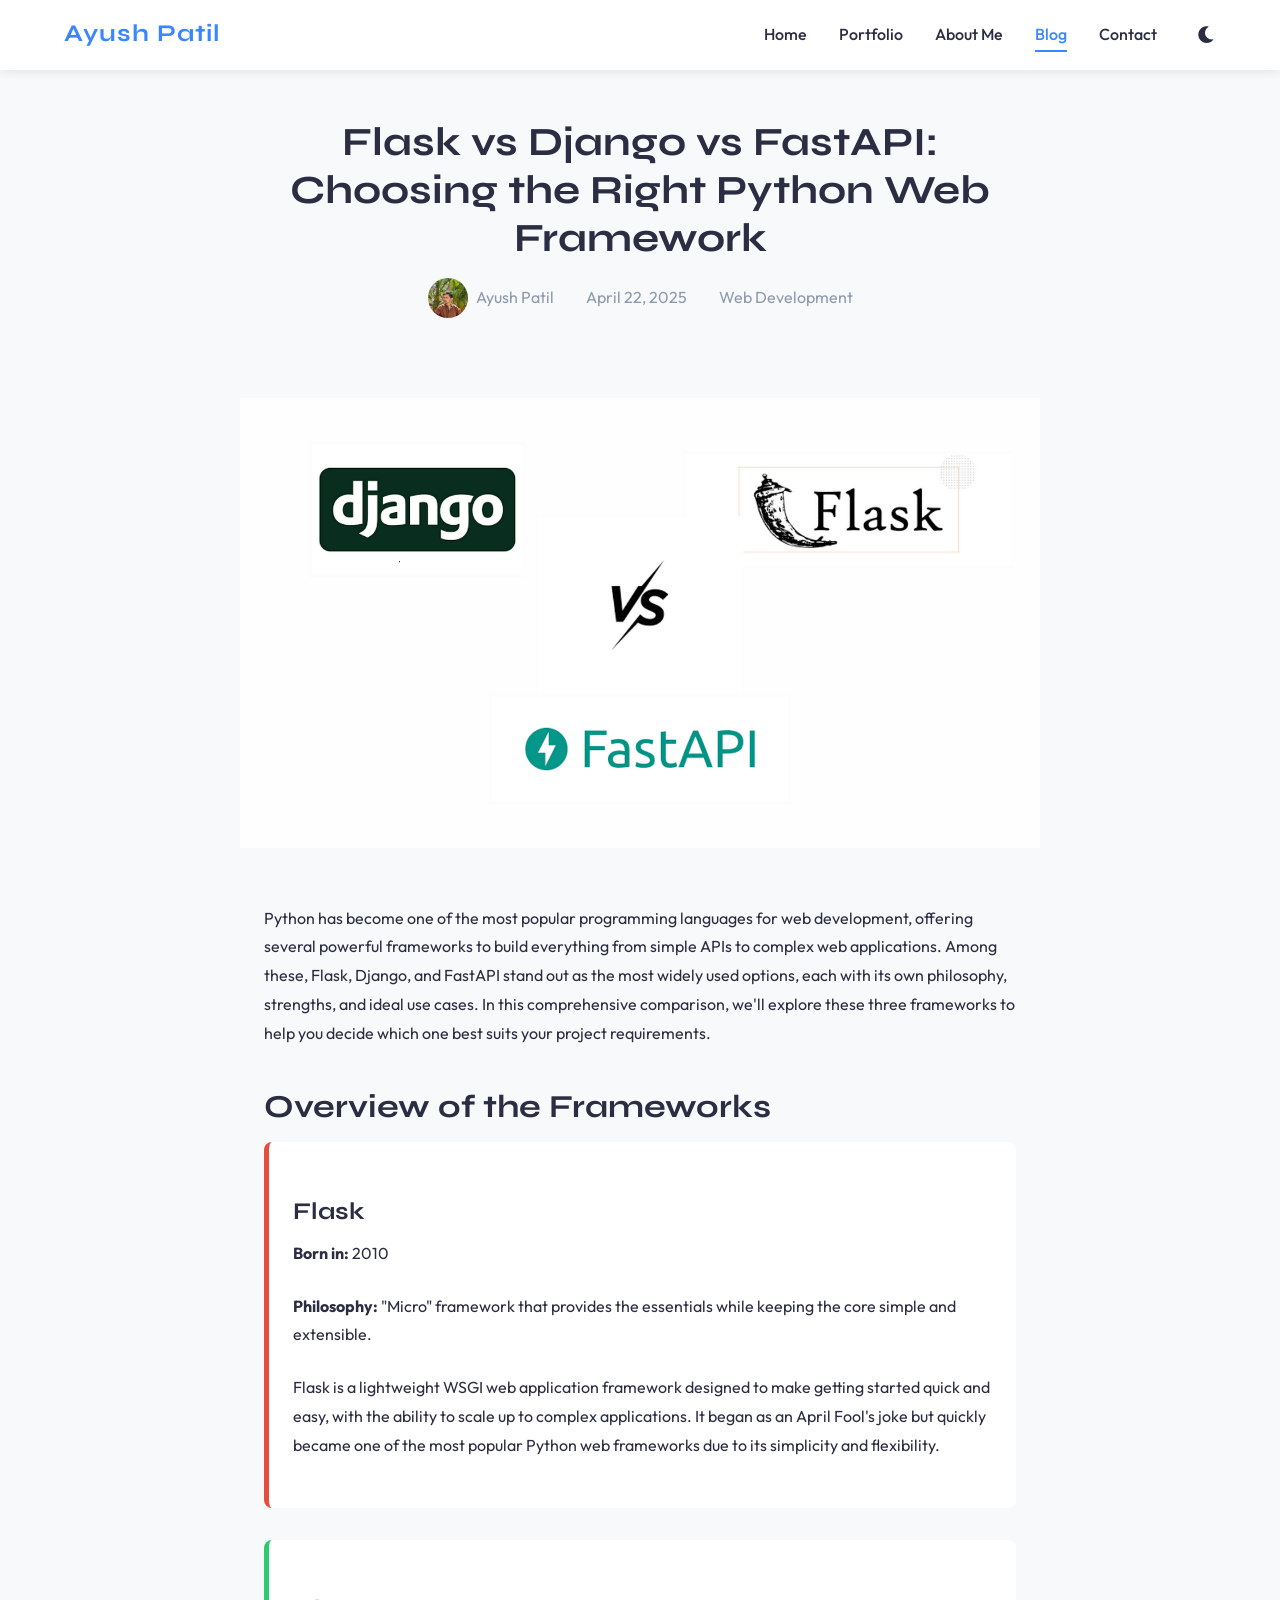
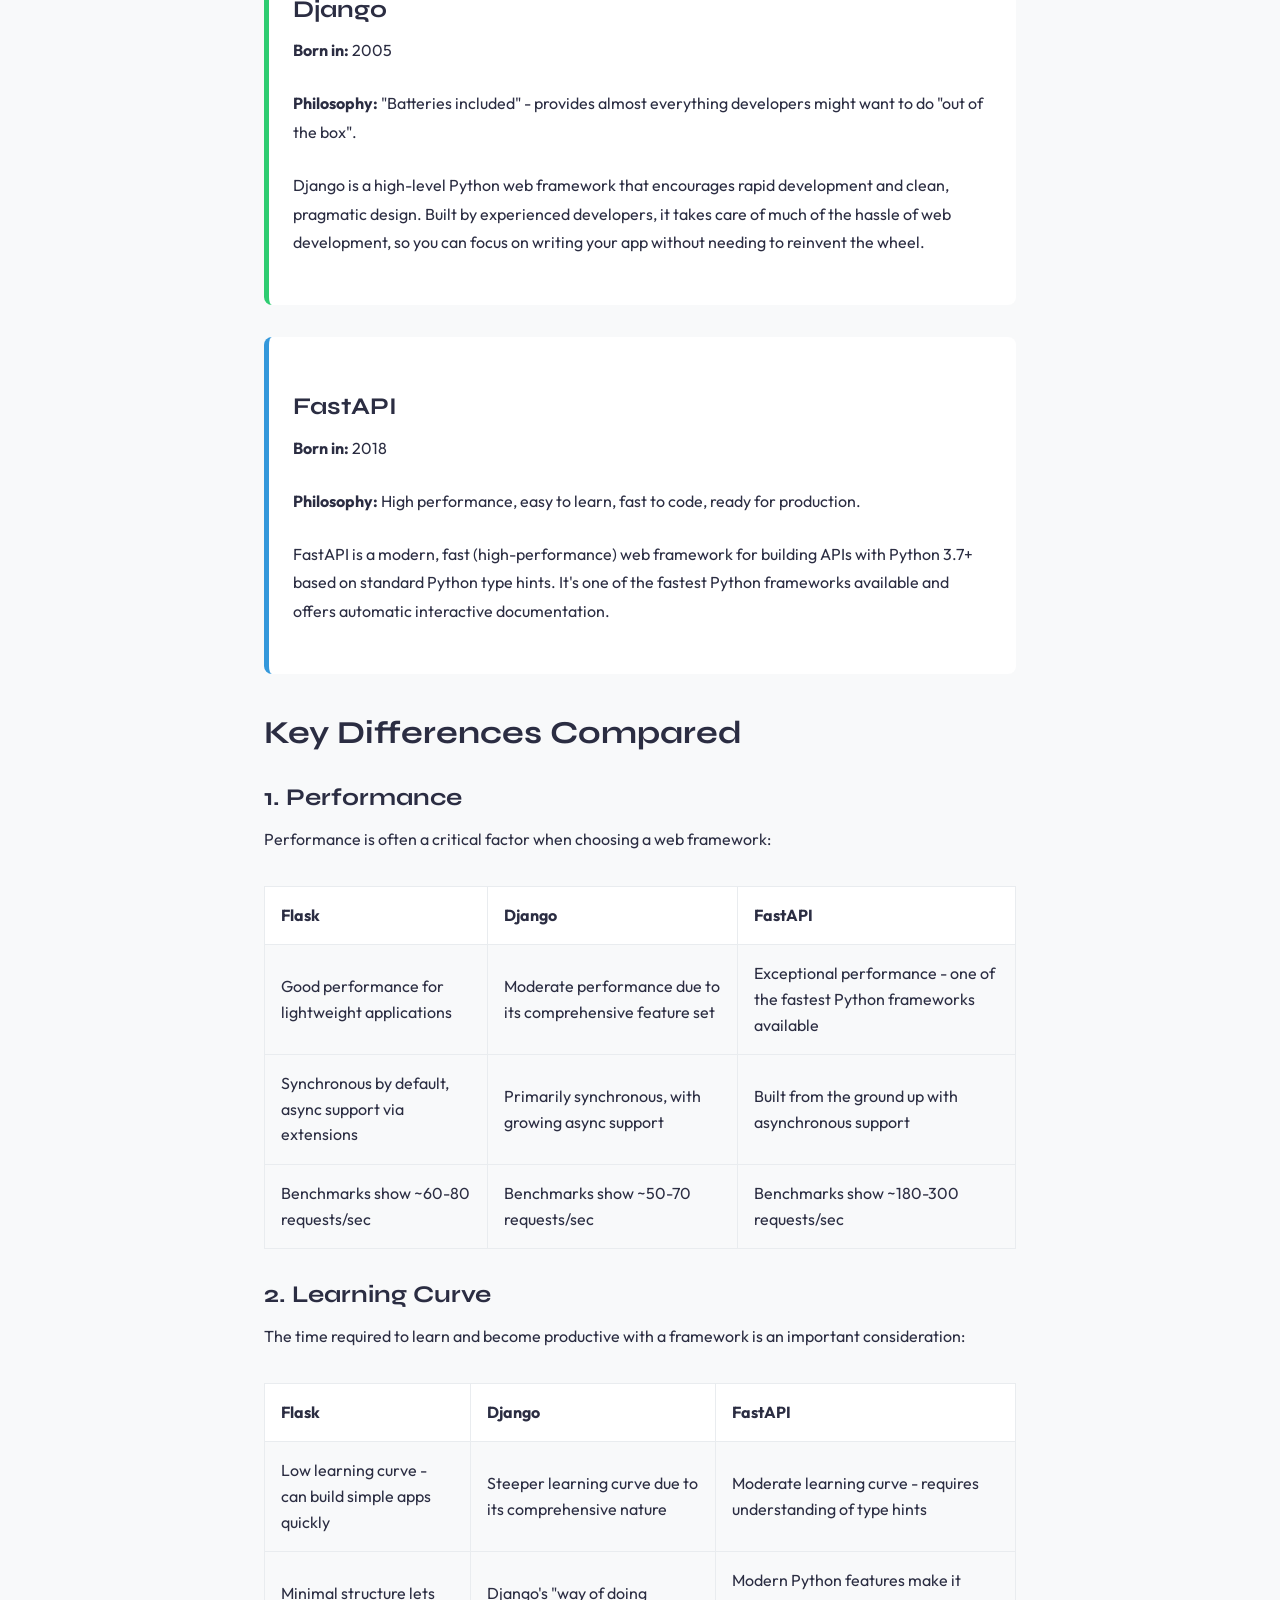
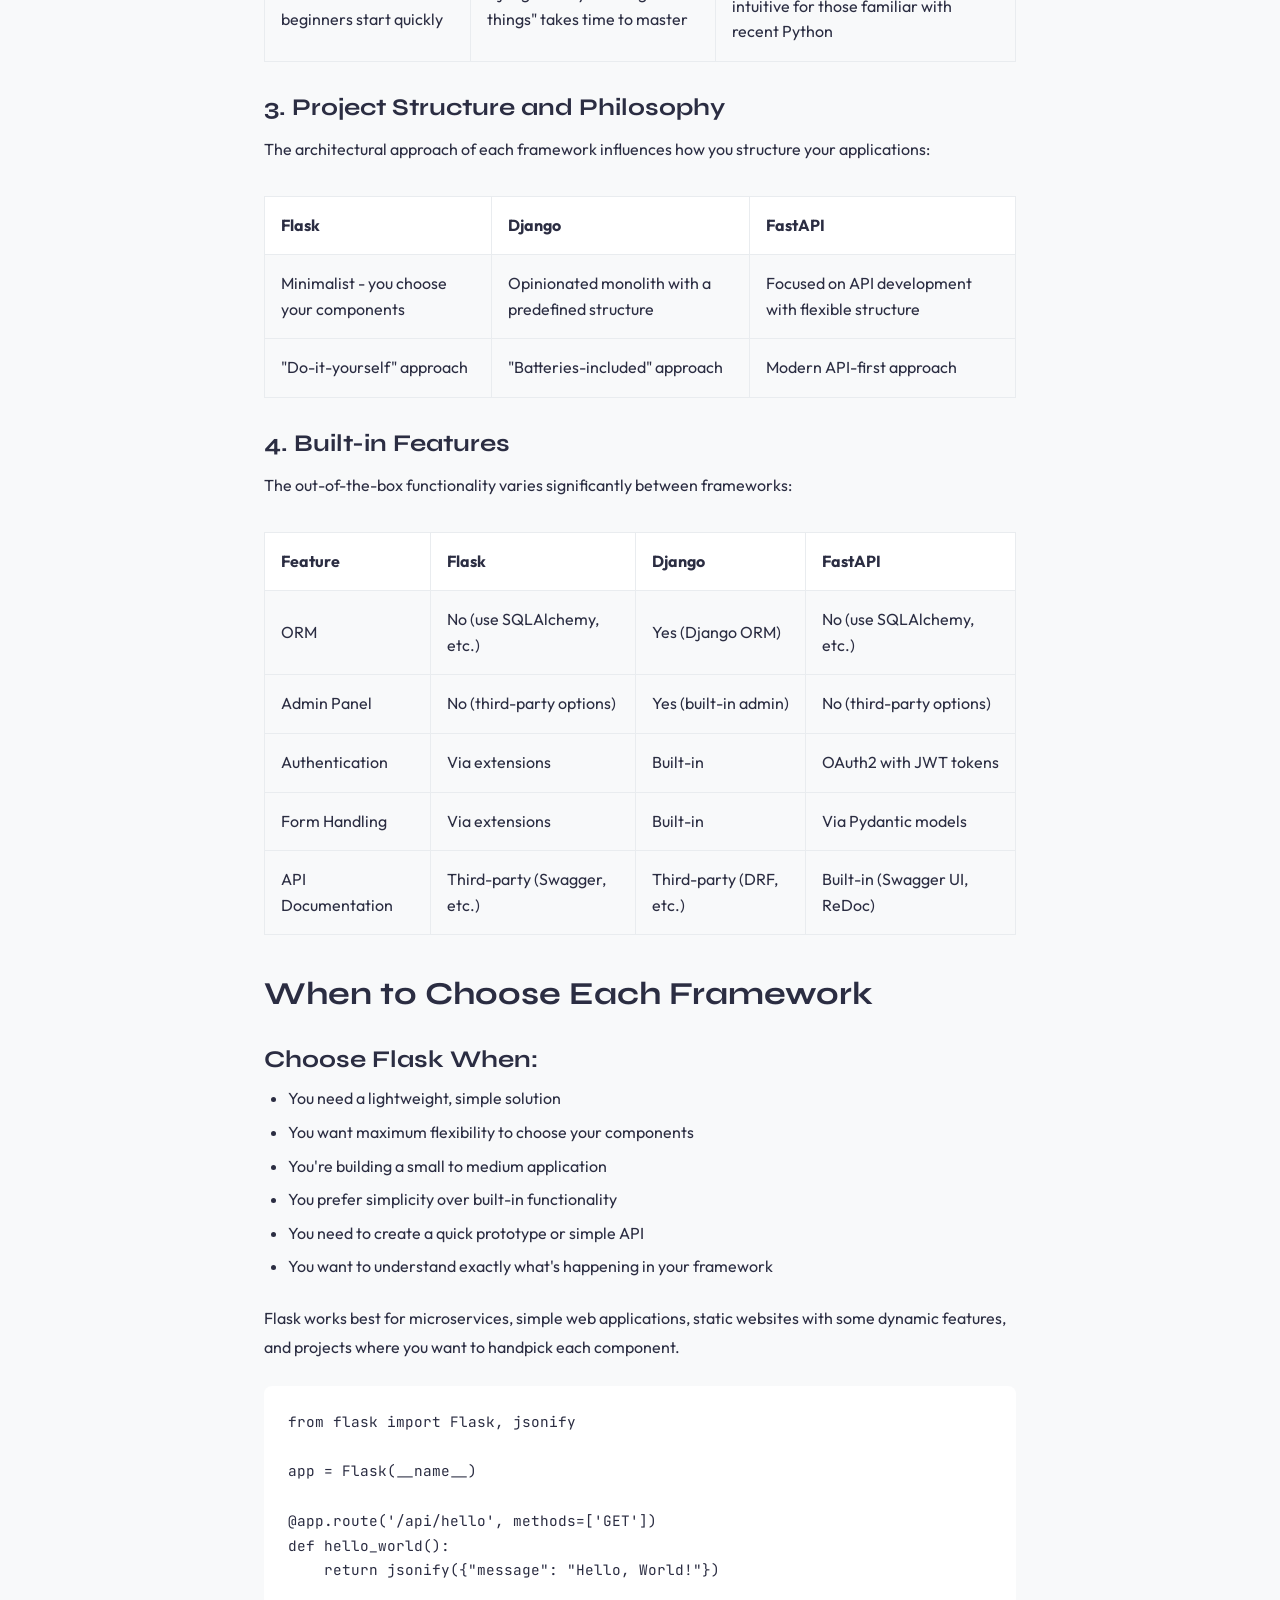
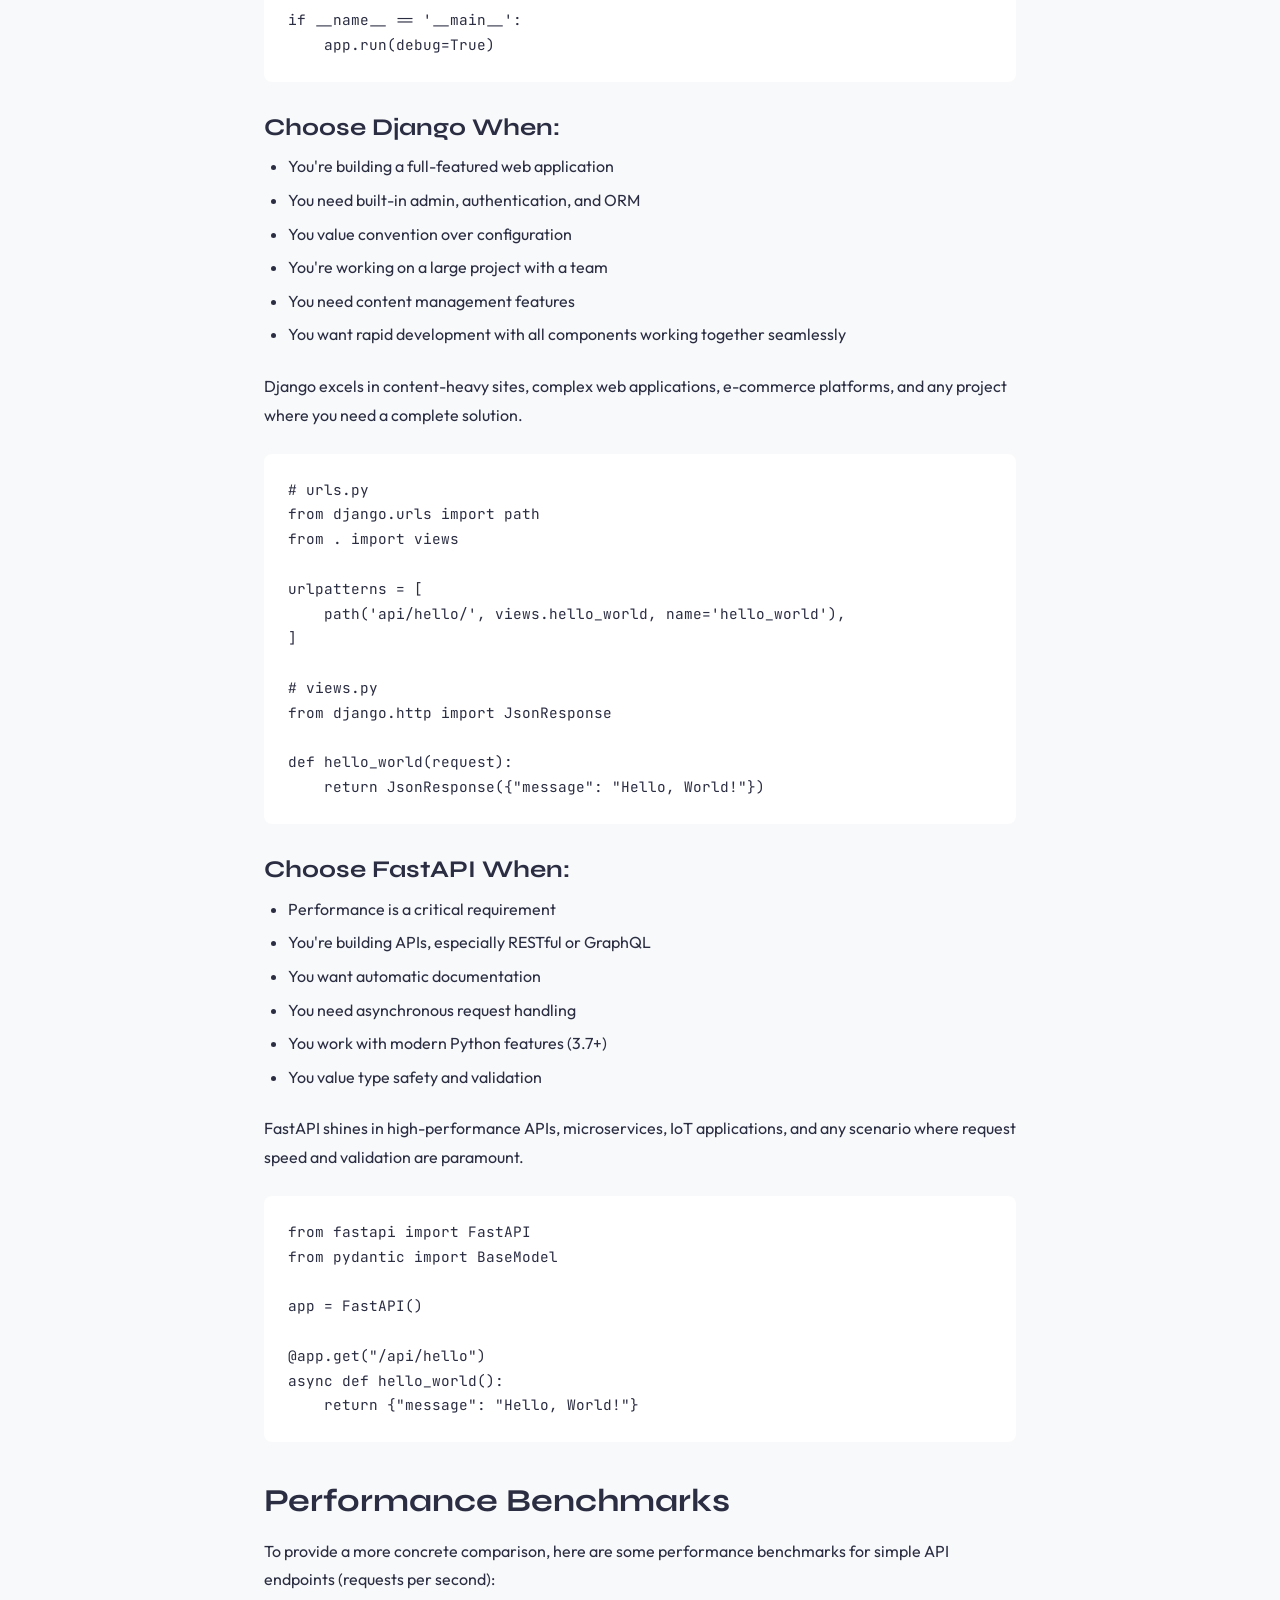
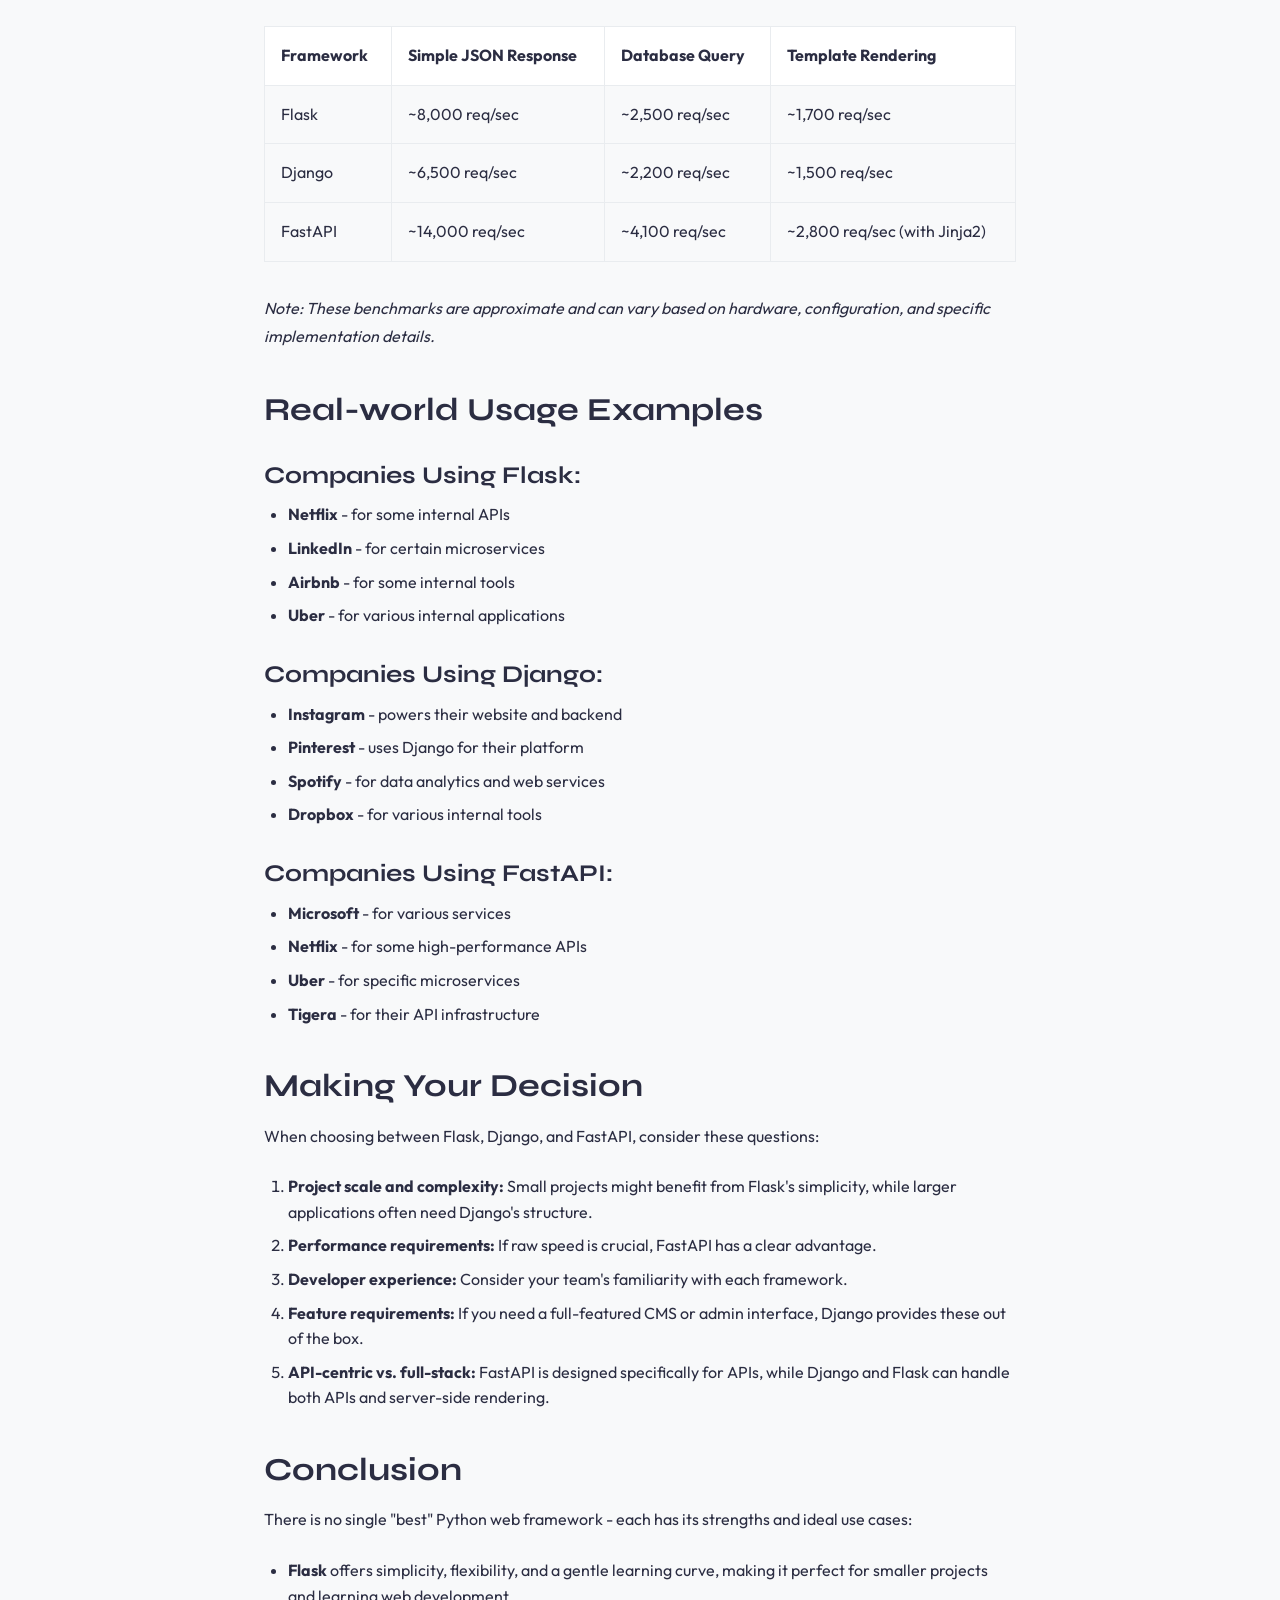
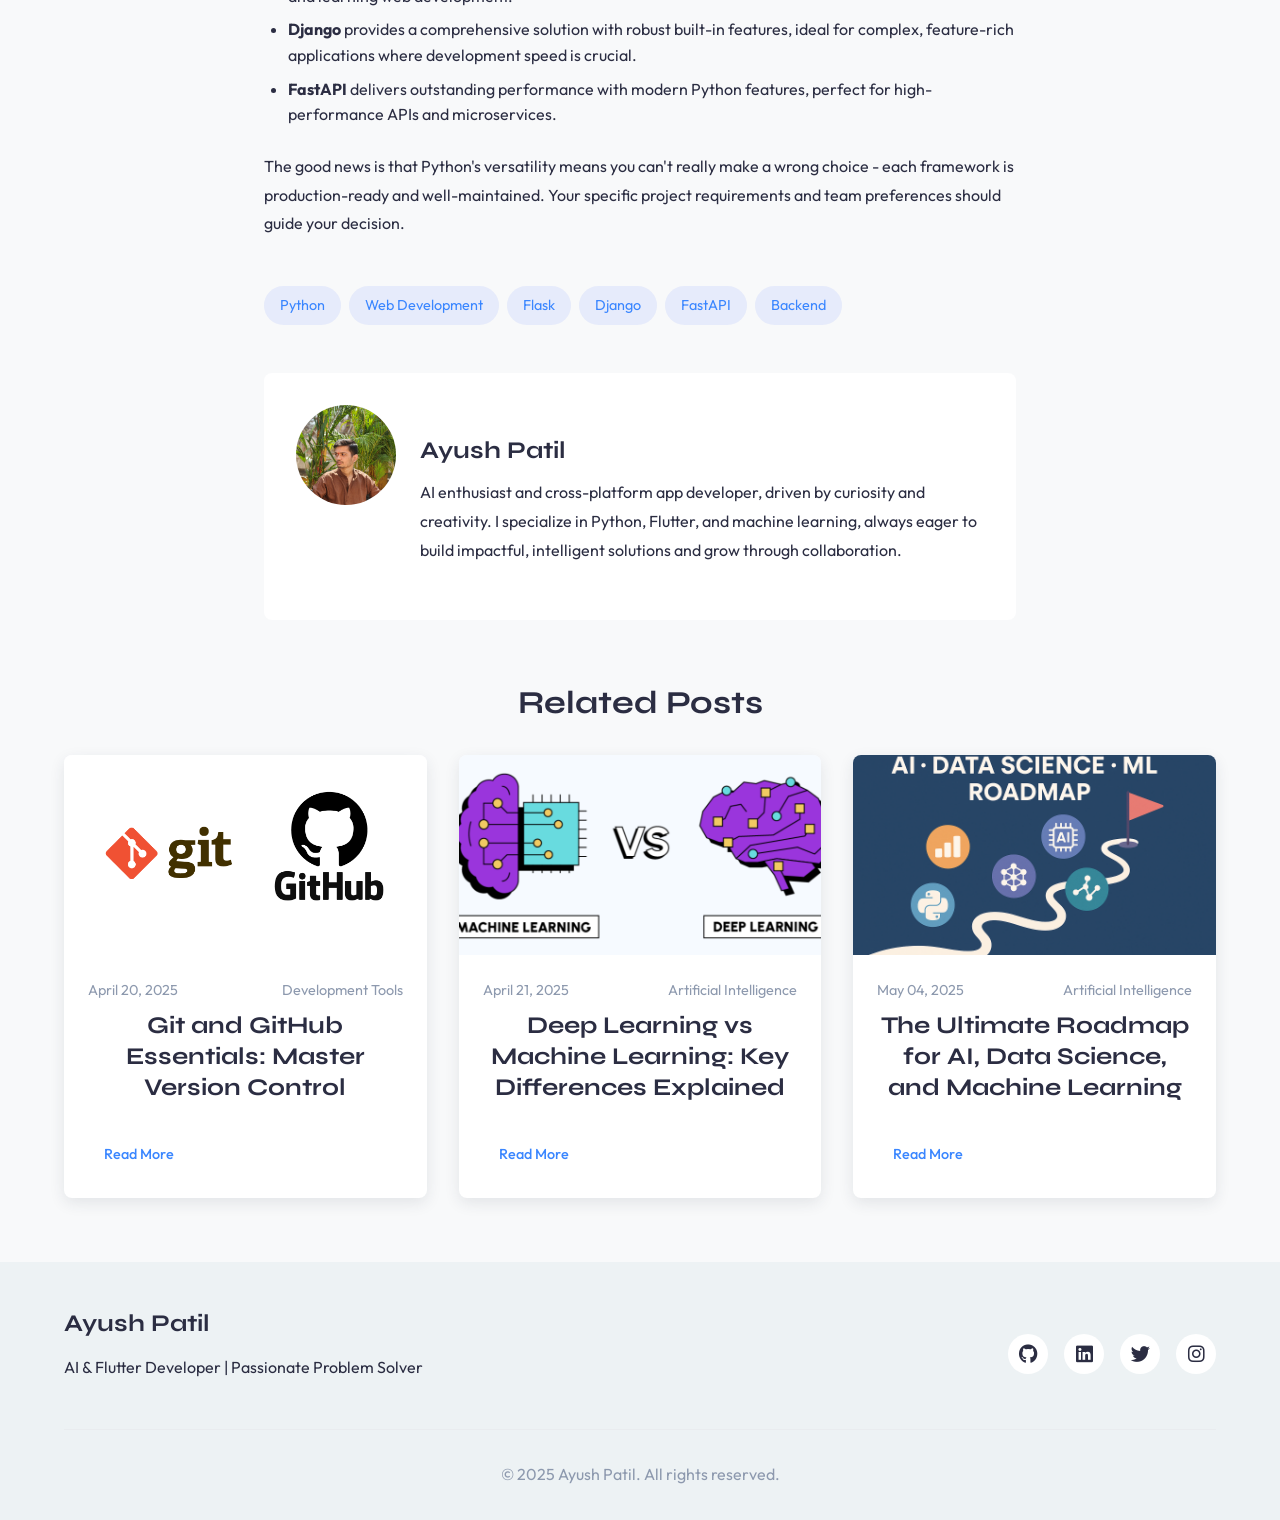
<file: blog/flask-vs-django-vs-fastapi.html>
<!DOCTYPE html>
<html lang="en">
<head>
    <meta charset="UTF-8">
    <meta name="viewport" content="width=device-width, initial-scale=1.0">
    <meta name="google-site-verification" content="-vCXCGeqTPeAv9v4GeJiiwqOt346LW6nl3otstEwE0Q" />
    
    <!-- Enhanced SEO Meta Tags -->
    <meta name="description" content="Compare Flask, Django and FastAPI - Python web frameworks side by side with performance benchmarks, use cases, and how to choose the right one for your project">
    <meta name="keywords" content="Flask vs Django vs FastAPI, Python web frameworks comparison, best Python framework, web development Python, Django tutorial, FastAPI performance, Flask microframework, Python API development, web framework benchmarks">
    <meta name="author" content="Ayush Patil">
    
    <title>Flask vs Django vs FastAPI: Choosing the Right Python Web Framework | Ayush Patil</title>
    
    <!-- Schema.org markup for Google -->
    <script type="application/ld+json">
    {
      "@context": "https://schema.org",
      "@type": "TechArticle",
      "headline": "Flask vs Django vs FastAPI: Choosing the Right Python Web Framework",
      "image": "https://ayushpatil0810.github.io/images/blogs/flask-vs-django-vs-fastapi.png",
      "author": {
        "@type": "Person",
        "name": "Ayush Patil",
        "url": "https://ayushpatil0810.github.io/about.html"
      },
      "publisher": {
        "@type": "Person",
        "name": "Ayush Patil",
        "logo": {
          "@type": "ImageObject",
          "url": "https://ayushpatil0810.github.io/images/profile.jpg"
        }
      },
      "datePublished": "2025-04-22",
      "dateModified": "2025-05-07",
      "mainEntityOfPage": {
        "@type": "WebPage",
        "@id": "https://ayushpatil0810.github.io/blog/flask-vs-django-vs-fastapi.html"
      },
      "description": "Compare Flask, Django and FastAPI - Python web frameworks side by side with performance benchmarks, use cases, and how to choose the right one for your project"
    }
    </script>
    
    <!-- Favicon -->
    <link rel="icon" href="../images/favicons/favicon.ico" sizes="any">
    <link rel="apple-touch-icon" href="../images/favicons/apple-touch-icon.png">
    
    <!-- Google Fonts -->
    <link rel="preconnect" href="https://fonts.googleapis.com">
    <link rel="preconnect" href="https://fonts.gstatic.com" crossorigin>
    <link href="https://fonts.googleapis.com/css2?family=JetBrains+Mono:wght@400;500;700&family=Outfit:wght@300;400;500;700&family=Syne:wght@400;500;600;700;800&display=swap" rel="stylesheet">
    <link rel="stylesheet" href="../css/style.css">
    <link rel="stylesheet" href="https://cdnjs.cloudflare.com/ajax/libs/font-awesome/6.0.0/css/all.min.css">
    <style>
        .post-header {
            padding: 3rem 0;
            text-align: center;
        }
        
        .post-header h1 {
            font-size: 2.5rem;
            max-width: 800px;
            margin: 0 auto 1rem;
        }
        
        .post-meta-full {
            display: flex;
            justify-content: center;
            align-items: center;
            gap: 2rem;
            color: var(--secondary-color);
            margin-bottom: 2rem;
        }
        
        .post-meta-full .author {
            display: flex;
            align-items: center;
            gap: 0.5rem;
        }
        
        .post-meta-full .author img {
            width: 40px;
            height: 40px;
            border-radius: 50%;
            object-fit: cover;
        }
        
        .post-featured-image {
            max-height: 500px;
            overflow: hidden;
            margin-bottom: 3rem;
            text-align: center;
        }
        
        .post-featured-image img {
            width: auto;
            max-width: 100%;
            max-height: 450px;
            object-fit: contain;
        }
        
        .post-content-full {
            max-width: 800px;
            margin: 0 auto;
            padding: 0 1.5rem;
        }
        
        .post-content-full p {
            margin-bottom: 1.5rem;
            line-height: 1.8;
        }
        
        .post-content-full h2 {
            margin-top: 2.5rem;
            margin-bottom: 1rem;
        }
        
        .post-content-full h3 {
            margin-top: 2rem;
            margin-bottom: 0.75rem;
        }
        
        .post-content-full ul, .post-content-full ol {
            margin-bottom: 1.5rem;
            padding-left: 1.5rem;
        }
        
        .post-content-full li {
            margin-bottom: 0.5rem;
        }
        
        .post-content-full code {
            background-color: var(--card-bg);
            padding: 0.2rem 0.4rem;
            border-radius: var(--radius-sm);
            font-family: var(--font-code);
            font-size: 0.9rem;
        }
        
        .post-content-full pre {
            background-color: var(--card-bg);
            padding: 1.5rem;
            border-radius: var(--radius-md);
            overflow-x: auto;
            margin-bottom: 1.5rem;
        }
        
        .post-content-full pre code {
            background-color: transparent;
            padding: 0;
        }
        
        .post-tags {
            display: flex;
            flex-wrap: wrap;
            gap: 0.5rem;
            margin: 3rem 0;
        }
        
        .post-tag {
            background-color: rgba(74, 108, 247, 0.1);
            color: var(--primary-color);
            padding: 0.5rem 1rem;
            border-radius: 50px;
            font-size: 0.9rem;
        }
        
        .author-bio {
            display: flex;
            background-color: var(--card-bg);
            padding: 2rem;
            border-radius: var(--radius-md);
            margin: 3rem 0;
        }
        
        .author-image {
            width: 100px;
            height: 100px;
            border-radius: 50%;
            overflow: hidden;
            margin-right: 1.5rem;
        }
        
        .author-image img {
            width: 100%;
            height: 100%;
            object-fit: cover;
        }
        
        .related-posts {
            margin: 4rem 0;
        }
        
        .related-posts h2 {
            margin-bottom: 2rem;
            text-align: center;
        }
        
        .related-posts-grid {
            display: grid;
            grid-template-columns: repeat(3, 1fr);
            gap: 2rem;
        }
        
        .comparison-table {
            width: 100%;
            border-collapse: collapse;
            margin: 2rem 0;
        }
        
        .comparison-table th, .comparison-table td {
            padding: 1rem;
            border: 1px solid var(--border-color);
        }
        
        .comparison-table th {
            background-color: var(--card-bg);
            text-align: left;
        }
        
        .image-caption {
            text-align: center;
            font-size: 0.9rem;
            color: var(--secondary-color);
            margin-top: -1rem;
            margin-bottom: 2rem;
        }
        
        .framework-card {
            background-color: var(--card-bg);
            border-radius: var(--radius-md);
            padding: 1.5rem;
            margin-bottom: 2rem;
            border-left: 5px solid;
        }
        
        .flask-card {
            border-left-color: #e74c3c;
        }
        
        .django-card {
            border-left-color: #2ecc71;
        }
        
        .fastapi-card {
            border-left-color: #3498db;
        }
        
        @media (max-width: 992px) {
            .related-posts-grid {
                grid-template-columns: repeat(2, 1fr);
            }
        }
        
        @media (max-width: 768px) {
            .post-header h1 {
                font-size: 2rem;
            }
            
            .post-meta-full {
                flex-direction: column;
                gap: 0.5rem;
            }
            
            .author-bio {
                flex-direction: column;
                text-align: center;
            }
            
            .author-image {
                margin: 0 auto 1.5rem;
            }
            
            .related-posts-grid {
                grid-template-columns: 1fr;
            }
        }
    </style>
</head>
<body>
    <header>
        <div class="container">
            <div class="logo">
                <a href="/">Ayush Patil</a>
            </div>
            <nav>
                <ul>
                    <li><a href="/">Home</a></li>
                    <li><a href="../portfolio.html">Portfolio</a></li>
                    <li><a href="../about.html">About Me</a></li>
                    <li><a href="../blog.html" class="active">Blog</a></li>
                    <li><a href="../contact.html">Contact</a></li>
                </ul>
                <button id="theme-toggle" aria-label="Toggle dark mode">
                    <i class="fas fa-moon"></i>
                </button>
                <div class="mobile-menu-toggle">
                    <span></span>
                    <span></span>
                    <span></span>
                </div>
            </nav>
        </div>
    </header>

    <main>
        <article data-post-id="flask-vs-django-vs-fastapi">
            <div class="post-header">
                <div class="container">
                    <h1>Flask vs Django vs FastAPI: Choosing the Right Python Web Framework</h1>
                    <div class="post-meta-full">
                        <div class="author">
                            <img src="https://ayushpatil0810.github.io/assets/images/profile.jpg" alt="Ayush Patil">
                            <span>Ayush Patil</span>
                        </div>
                        <div class="date">April 22, 2025</div>
                        <div class="category">Web Development</div>
                    </div>
                </div>
            </div>

            <div class="post-featured-image">
                <img src="../images/blogs/flask-vs-django-vs-fastapi.png" alt="Flask vs Django vs FastAPI comparison">
            </div>

            <div class="post-content-full">
                <p>Python has become one of the most popular programming languages for web development, offering several powerful frameworks to build everything from simple APIs to complex web applications. Among these, Flask, Django, and FastAPI stand out as the most widely used options, each with its own philosophy, strengths, and ideal use cases. In this comprehensive comparison, we'll explore these three frameworks to help you decide which one best suits your project requirements.</p>

                <h2>Overview of the Frameworks</h2>

                <div class="framework-card flask-card">
                    <h3>Flask</h3>
                    <p><strong>Born in:</strong> 2010</p>
                    <p><strong>Philosophy:</strong> "Micro" framework that provides the essentials while keeping the core simple and extensible.</p>
                    <p>Flask is a lightweight WSGI web application framework designed to make getting started quick and easy, with the ability to scale up to complex applications. It began as an April Fool's joke but quickly became one of the most popular Python web frameworks due to its simplicity and flexibility.</p>
                </div>

                <div class="framework-card django-card">
                    <h3>Django</h3>
                    <p><strong>Born in:</strong> 2005</p>
                    <p><strong>Philosophy:</strong> "Batteries included" - provides almost everything developers might want to do "out of the box".</p>
                    <p>Django is a high-level Python web framework that encourages rapid development and clean, pragmatic design. Built by experienced developers, it takes care of much of the hassle of web development, so you can focus on writing your app without needing to reinvent the wheel.</p>
                </div>

                <div class="framework-card fastapi-card">
                    <h3>FastAPI</h3>
                    <p><strong>Born in:</strong> 2018</p>
                    <p><strong>Philosophy:</strong> High performance, easy to learn, fast to code, ready for production.</p>
                    <p>FastAPI is a modern, fast (high-performance) web framework for building APIs with Python 3.7+ based on standard Python type hints. It's one of the fastest Python frameworks available and offers automatic interactive documentation.</p>
                </div>

                <h2>Key Differences Compared</h2>

                <h3>1. Performance</h3>
                <p>Performance is often a critical factor when choosing a web framework:</p>

                <table class="comparison-table">
                    <tr>
                        <th>Flask</th>
                        <th>Django</th>
                        <th>FastAPI</th>
                    </tr>
                    <tr>
                        <td>Good performance for lightweight applications</td>
                        <td>Moderate performance due to its comprehensive feature set</td>
                        <td>Exceptional performance - one of the fastest Python frameworks available</td>
                    </tr>
                    <tr>
                        <td>Synchronous by default, async support via extensions</td>
                        <td>Primarily synchronous, with growing async support</td>
                        <td>Built from the ground up with asynchronous support</td>
                    </tr>
                    <tr>
                        <td>Benchmarks show ~60-80 requests/sec</td>
                        <td>Benchmarks show ~50-70 requests/sec</td>
                        <td>Benchmarks show ~180-300 requests/sec</td>
                    </tr>
                </table>

                <h3>2. Learning Curve</h3>
                <p>The time required to learn and become productive with a framework is an important consideration:</p>

                <table class="comparison-table">
                    <tr>
                        <th>Flask</th>
                        <th>Django</th>
                        <th>FastAPI</th>
                    </tr>
                    <tr>
                        <td>Low learning curve - can build simple apps quickly</td>
                        <td>Steeper learning curve due to its comprehensive nature</td>
                        <td>Moderate learning curve - requires understanding of type hints</td>
                    </tr>
                    <tr>
                        <td>Minimal structure lets beginners start quickly</td>
                        <td>Django's "way of doing things" takes time to master</td>
                        <td>Modern Python features make it intuitive for those familiar with recent Python</td>
                    </tr>
                </table>

                <h3>3. Project Structure and Philosophy</h3>
                <p>The architectural approach of each framework influences how you structure your applications:</p>

                <table class="comparison-table">
                    <tr>
                        <th>Flask</th>
                        <th>Django</th>
                        <th>FastAPI</th>
                    </tr>
                    <tr>
                        <td>Minimalist - you choose your components</td>
                        <td>Opinionated monolith with a predefined structure</td>
                        <td>Focused on API development with flexible structure</td>
                    </tr>
                    <tr>
                        <td>"Do-it-yourself" approach</td>
                        <td>"Batteries-included" approach</td>
                        <td>Modern API-first approach</td>
                    </tr>
                </table>

                <h3>4. Built-in Features</h3>
                <p>The out-of-the-box functionality varies significantly between frameworks:</p>

                <table class="comparison-table">
                    <tr>
                        <th>Feature</th>
                        <th>Flask</th>
                        <th>Django</th>
                        <th>FastAPI</th>
                    </tr>
                    <tr>
                        <td>ORM</td>
                        <td>No (use SQLAlchemy, etc.)</td>
                        <td>Yes (Django ORM)</td>
                        <td>No (use SQLAlchemy, etc.)</td>
                    </tr>
                    <tr>
                        <td>Admin Panel</td>
                        <td>No (third-party options)</td>
                        <td>Yes (built-in admin)</td>
                        <td>No (third-party options)</td>
                    </tr>
                    <tr>
                        <td>Authentication</td>
                        <td>Via extensions</td>
                        <td>Built-in</td>
                        <td>OAuth2 with JWT tokens</td>
                    </tr>
                    <tr>
                        <td>Form Handling</td>
                        <td>Via extensions</td>
                        <td>Built-in</td>
                        <td>Via Pydantic models</td>
                    </tr>
                    <tr>
                        <td>API Documentation</td>
                        <td>Third-party (Swagger, etc.)</td>
                        <td>Third-party (DRF, etc.)</td>
                        <td>Built-in (Swagger UI, ReDoc)</td>
                    </tr>
                </table>

                <h2>When to Choose Each Framework</h2>

                <h3>Choose Flask When:</h3>
                <ul>
                    <li>You need a lightweight, simple solution</li>
                    <li>You want maximum flexibility to choose your components</li>
                    <li>You're building a small to medium application</li>
                    <li>You prefer simplicity over built-in functionality</li>
                    <li>You need to create a quick prototype or simple API</li>
                    <li>You want to understand exactly what's happening in your framework</li>
                </ul>

                <p>Flask works best for microservices, simple web applications, static websites with some dynamic features, and projects where you want to handpick each component.</p>

                <div class="code-example">
                <pre><code>from flask import Flask, jsonify

app = Flask(__name__)

@app.route('/api/hello', methods=['GET'])
def hello_world():
    return jsonify({"message": "Hello, World!"})

if __name__ == '__main__':
    app.run(debug=True)</code></pre>
                </div>

                <h3>Choose Django When:</h3>
                <ul>
                    <li>You're building a full-featured web application</li>
                    <li>You need built-in admin, authentication, and ORM</li>
                    <li>You value convention over configuration</li>
                    <li>You're working on a large project with a team</li>
                    <li>You need content management features</li>
                    <li>You want rapid development with all components working together seamlessly</li>
                </ul>

                <p>Django excels in content-heavy sites, complex web applications, e-commerce platforms, and any project where you need a complete solution.</p>

                <div class="code-example">
                <pre><code># urls.py
from django.urls import path
from . import views

urlpatterns = [
    path('api/hello/', views.hello_world, name='hello_world'),
]

# views.py
from django.http import JsonResponse

def hello_world(request):
    return JsonResponse({"message": "Hello, World!"})</code></pre>
                </div>

                <h3>Choose FastAPI When:</h3>
                <ul>
                    <li>Performance is a critical requirement</li>
                    <li>You're building APIs, especially RESTful or GraphQL</li>
                    <li>You want automatic documentation</li>
                    <li>You need asynchronous request handling</li>
                    <li>You work with modern Python features (3.7+)</li>
                    <li>You value type safety and validation</li>
                </ul>

                <p>FastAPI shines in high-performance APIs, microservices, IoT applications, and any scenario where request speed and validation are paramount.</p>

                <div class="code-example">
                <pre><code>from fastapi import FastAPI
from pydantic import BaseModel

app = FastAPI()

@app.get("/api/hello")
async def hello_world():
    return {"message": "Hello, World!"}</code></pre>
                </div>

                <h2>Performance Benchmarks</h2>
                
                <p>To provide a more concrete comparison, here are some performance benchmarks for simple API endpoints (requests per second):</p>

                <table class="comparison-table">
                    <tr>
                        <th>Framework</th>
                        <th>Simple JSON Response</th>
                        <th>Database Query</th>
                        <th>Template Rendering</th>
                    </tr>
                    <tr>
                        <td>Flask</td>
                        <td>~8,000 req/sec</td>
                        <td>~2,500 req/sec</td>
                        <td>~1,700 req/sec</td>
                    </tr>
                    <tr>
                        <td>Django</td>
                        <td>~6,500 req/sec</td>
                        <td>~2,200 req/sec</td>
                        <td>~1,500 req/sec</td>
                    </tr>
                    <tr>
                        <td>FastAPI</td>
                        <td>~14,000 req/sec</td>
                        <td>~4,100 req/sec</td>
                        <td>~2,800 req/sec (with Jinja2)</td>
                    </tr>
                </table>
                
                <p><em>Note: These benchmarks are approximate and can vary based on hardware, configuration, and specific implementation details.</em></p>

                <h2>Real-world Usage Examples</h2>

                <h3>Companies Using Flask:</h3>
                <ul>
                    <li><strong>Netflix</strong> - for some internal APIs</li>
                    <li><strong>LinkedIn</strong> - for certain microservices</li>
                    <li><strong>Airbnb</strong> - for some internal tools</li>
                    <li><strong>Uber</strong> - for various internal applications</li>
                </ul>

                <h3>Companies Using Django:</h3>
                <ul>
                    <li><strong>Instagram</strong> - powers their website and backend</li>
                    <li><strong>Pinterest</strong> - uses Django for their platform</li>
                    <li><strong>Spotify</strong> - for data analytics and web services</li>
                    <li><strong>Dropbox</strong> - for various internal tools</li>
                </ul>

                <h3>Companies Using FastAPI:</h3>
                <ul>
                    <li><strong>Microsoft</strong> - for various services</li>
                    <li><strong>Netflix</strong> - for some high-performance APIs</li>
                    <li><strong>Uber</strong> - for specific microservices</li>
                    <li><strong>Tigera</strong> - for their API infrastructure</li>
                </ul>

                <h2>Making Your Decision</h2>

                <p>When choosing between Flask, Django, and FastAPI, consider these questions:</p>

                <ol>
                    <li><strong>Project scale and complexity:</strong> Small projects might benefit from Flask's simplicity, while larger applications often need Django's structure.</li>
                    <li><strong>Performance requirements:</strong> If raw speed is crucial, FastAPI has a clear advantage.</li>
                    <li><strong>Developer experience:</strong> Consider your team's familiarity with each framework.</li>
                    <li><strong>Feature requirements:</strong> If you need a full-featured CMS or admin interface, Django provides these out of the box.</li>
                    <li><strong>API-centric vs. full-stack:</strong> FastAPI is designed specifically for APIs, while Django and Flask can handle both APIs and server-side rendering.</li>
                </ol>

                <h2>Conclusion</h2>

                <p>There is no single "best" Python web framework - each has its strengths and ideal use cases:</p>

                <ul>
                    <li><strong>Flask</strong> offers simplicity, flexibility, and a gentle learning curve, making it perfect for smaller projects and learning web development.</li>
                    <li><strong>Django</strong> provides a comprehensive solution with robust built-in features, ideal for complex, feature-rich applications where development speed is crucial.</li>
                    <li><strong>FastAPI</strong> delivers outstanding performance with modern Python features, perfect for high-performance APIs and microservices.</li>
                </ul>

                <p>The good news is that Python's versatility means you can't really make a wrong choice - each framework is production-ready and well-maintained. Your specific project requirements and team preferences should guide your decision.</p>

                <div class="post-tags">
                    <span class="post-tag">Python</span>
                    <span class="post-tag">Web Development</span>
                    <span class="post-tag">Flask</span>
                    <span class="post-tag">Django</span>
                    <span class="post-tag">FastAPI</span>
                    <span class="post-tag">Backend</span>
                </div>

                <div class="author-bio">
                    <div class="author-image">
                        <img src="https://ayushpatil0810.github.io/assets/images/profile.jpg" alt="Ayush Patil">
                    </div>
                    <div class="author-info">
                        <h3>Ayush Patil</h3>
                        <p>AI enthusiast and cross-platform app developer, driven by curiosity and creativity. I specialize in Python, Flutter, and machine learning, always eager to build impactful, intelligent solutions and grow through collaboration.

                        </p>
                    </div>
                </div>
            </div>

            <section class="related-posts">
                <div class="container">
                    <h2>Related Posts</h2>
                    <div class="related-posts-grid">
                        <!-- Related posts will be dynamically inserted here -->
                        <div class="loading-spinner">Loading related posts...</div>
                    </div>
                </div>
            </section>
        </article>
    </main>

    <footer>
        <div class="container">
            <div class="footer-content">
                <div class="footer-logo">
                    <h3>Ayush Patil</h3>
                    <p>AI & Flutter Developer | Passionate Problem Solver</p>
                </div>
                <div class="social-links">
                    <a href="https://github.com/ayushpatil0810" target="_blank" aria-label="GitHub Profile"><i
                            class="fab fa-github"></i></a>
                    <a href="https://linkedin.com/in/ayushpatil0810" target="_blank" aria-label="LinkedIn Profile"><i
                            class="fab fa-linkedin"></i></a>
                    <a href="https://x.com/ayushpatil0810" target="_blank" aria-label="Twitter Profile"><i
                            class="fab fa-twitter"></i></a>
                    <a href="https://instagram.com/ayushpatil0810" target="_blank" aria-label="Twitter Profile"><i
                            class="fab fa-instagram"></i></a>
                </div>
            </div>
            <div class="copyright">
                <p>&copy; 2025 Ayush Patil. All rights reserved.</p>
            </div>
        </div>
    </footer>

    <script src="../js/main.js"></script>
    <script src="../js/dark-mode.js"></script>
    <script src="../js/related-posts.js"></script>
</body>
</html>
</file>
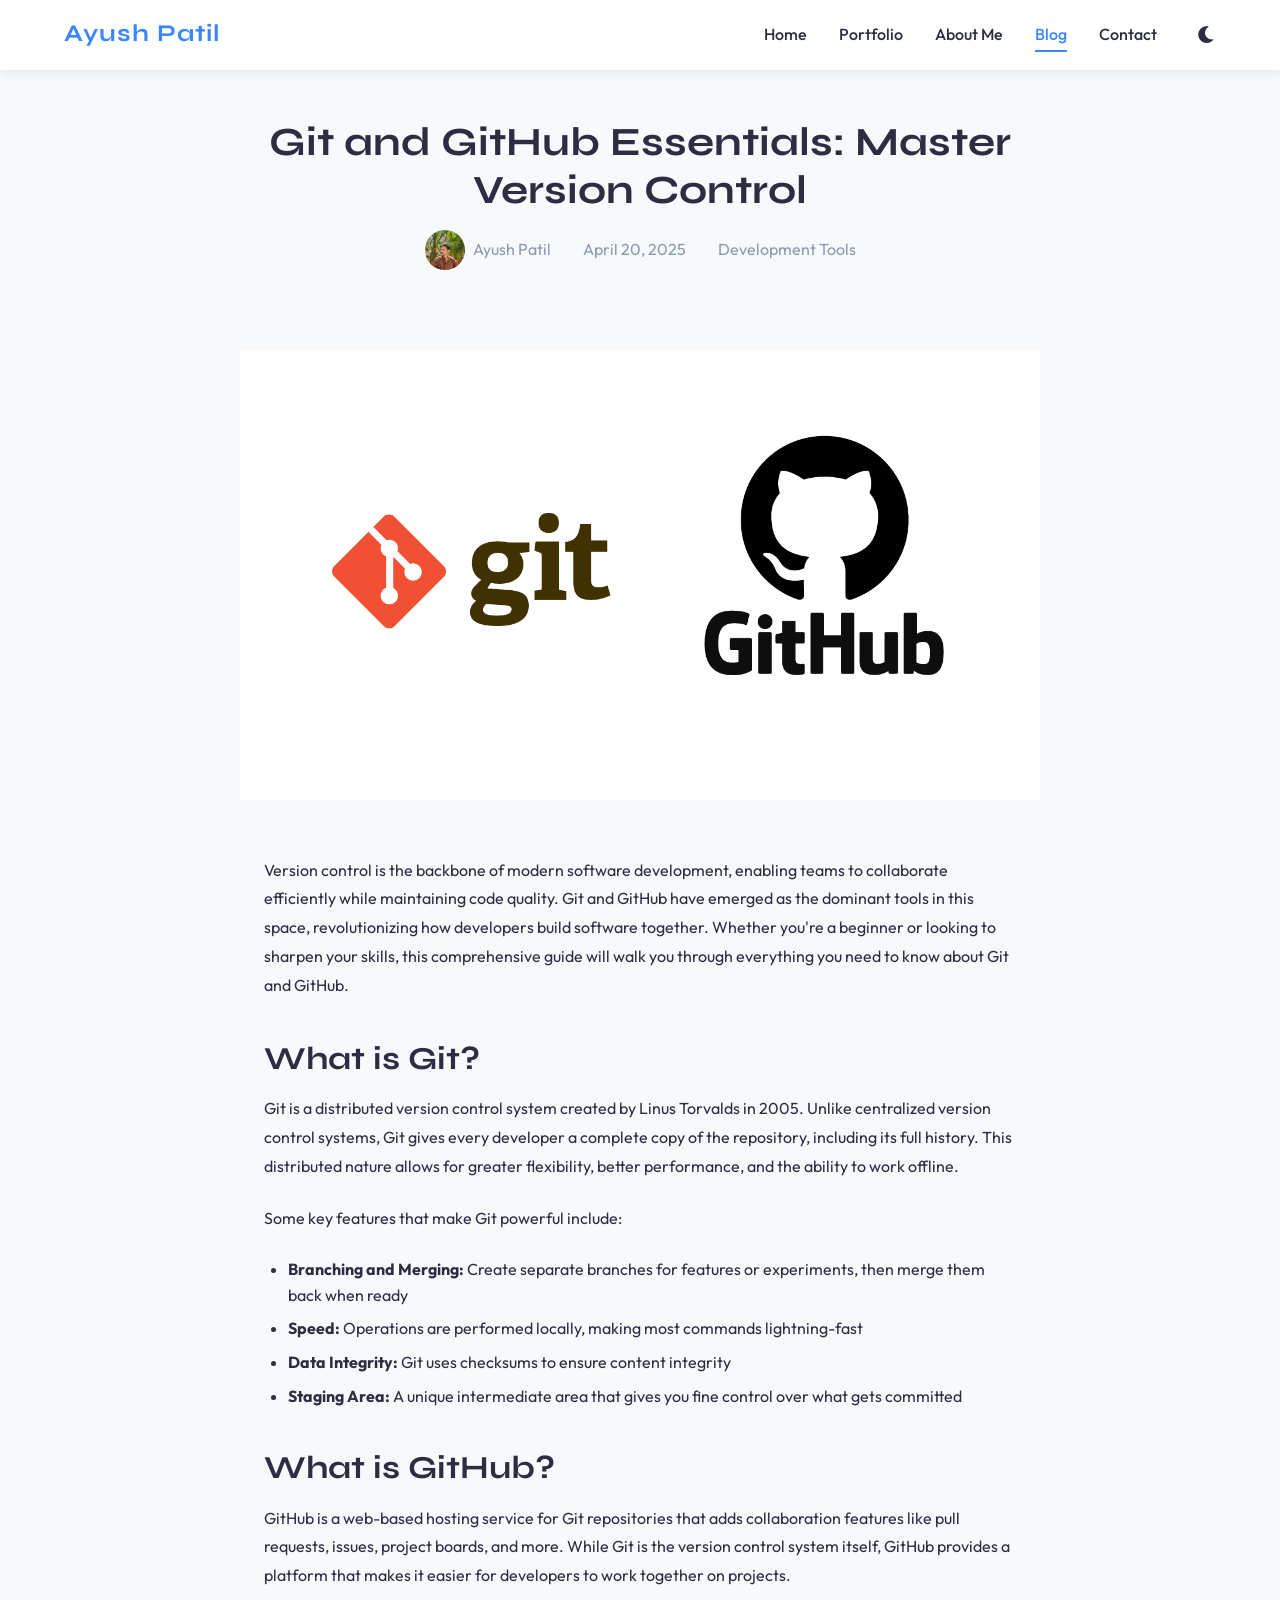
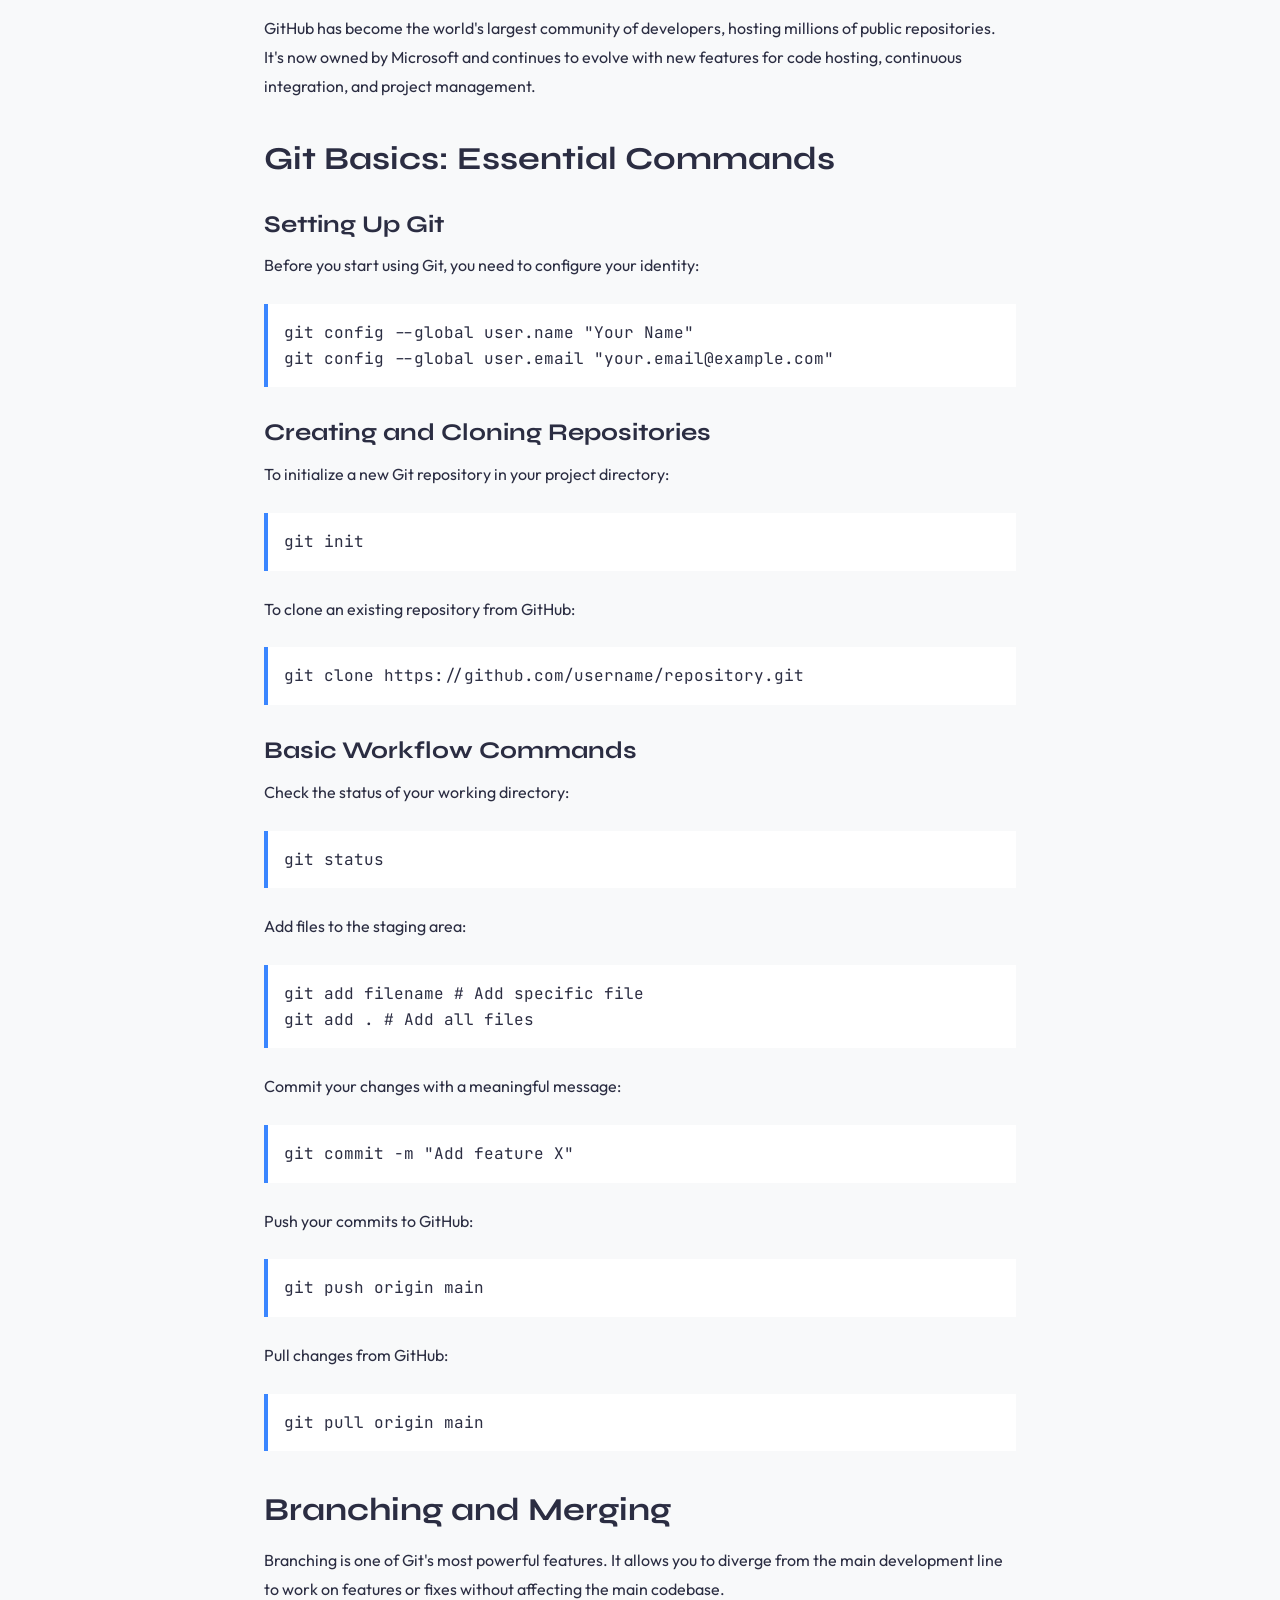
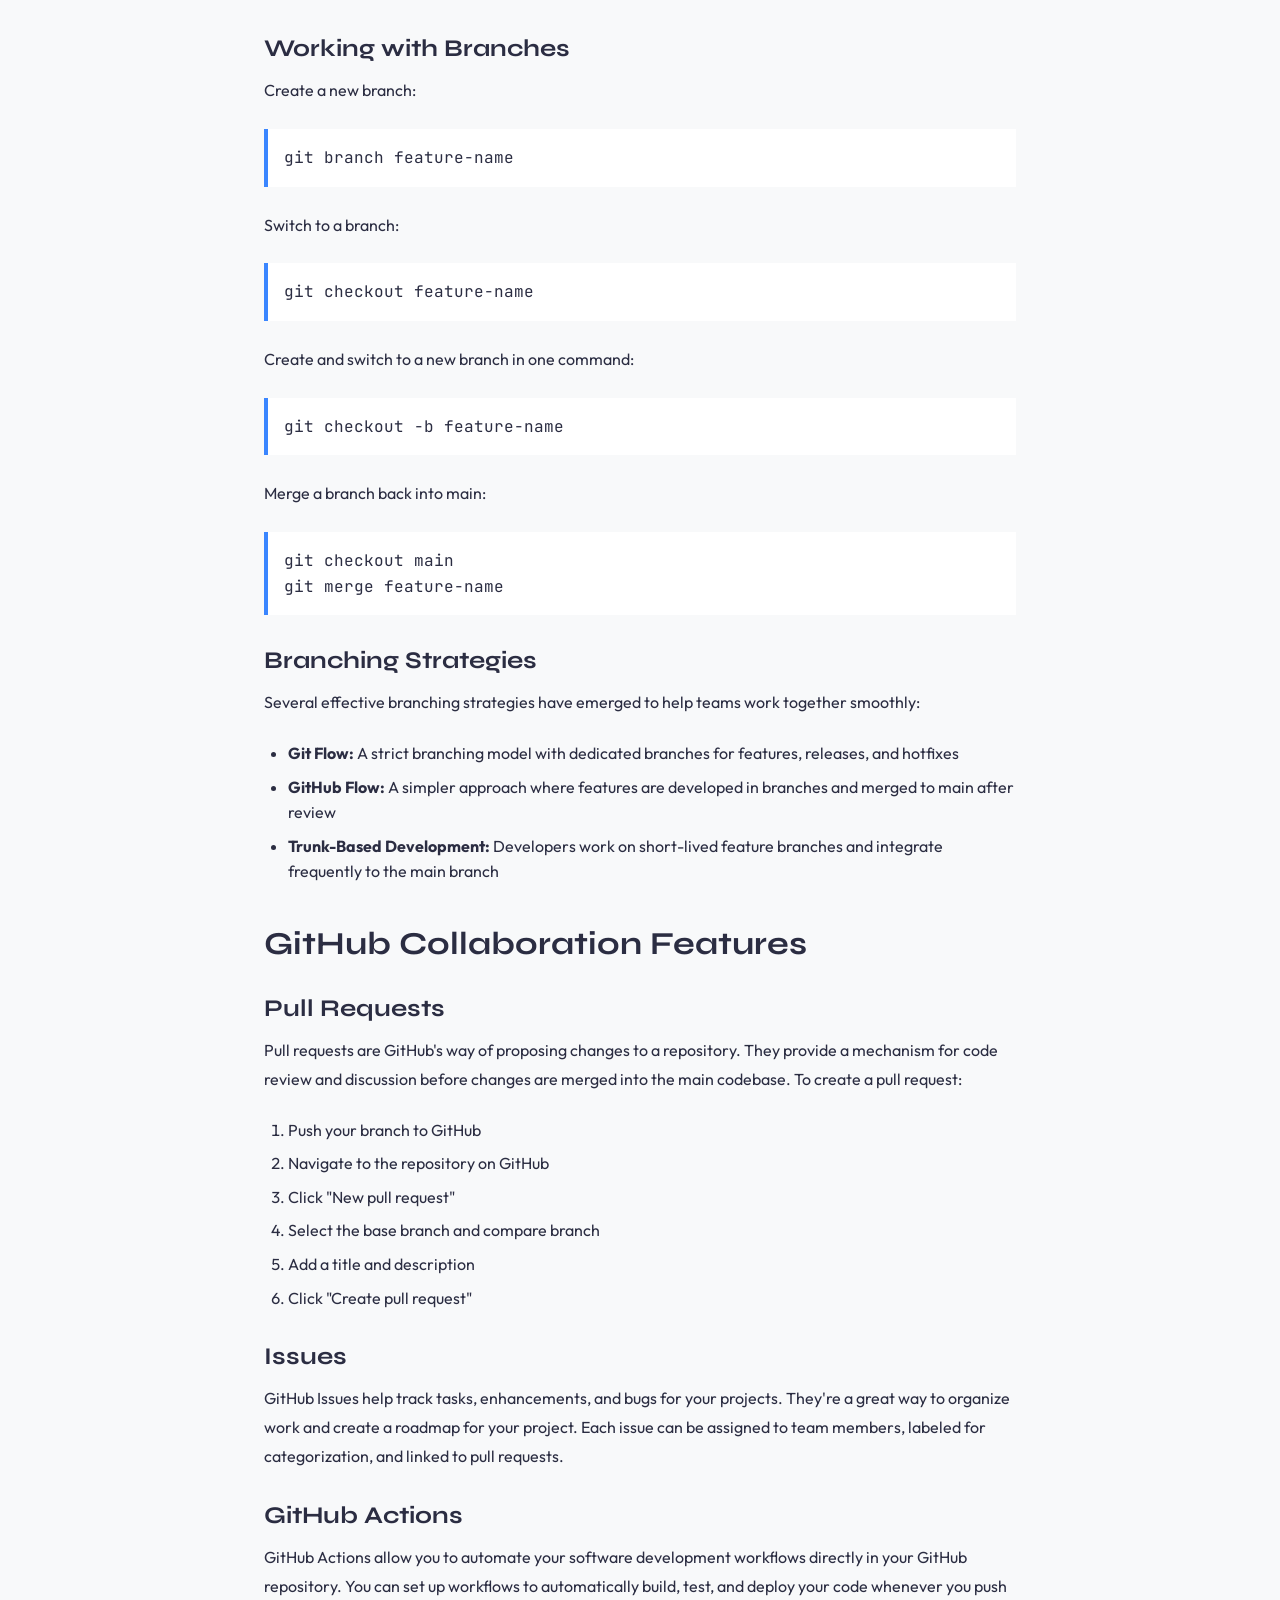
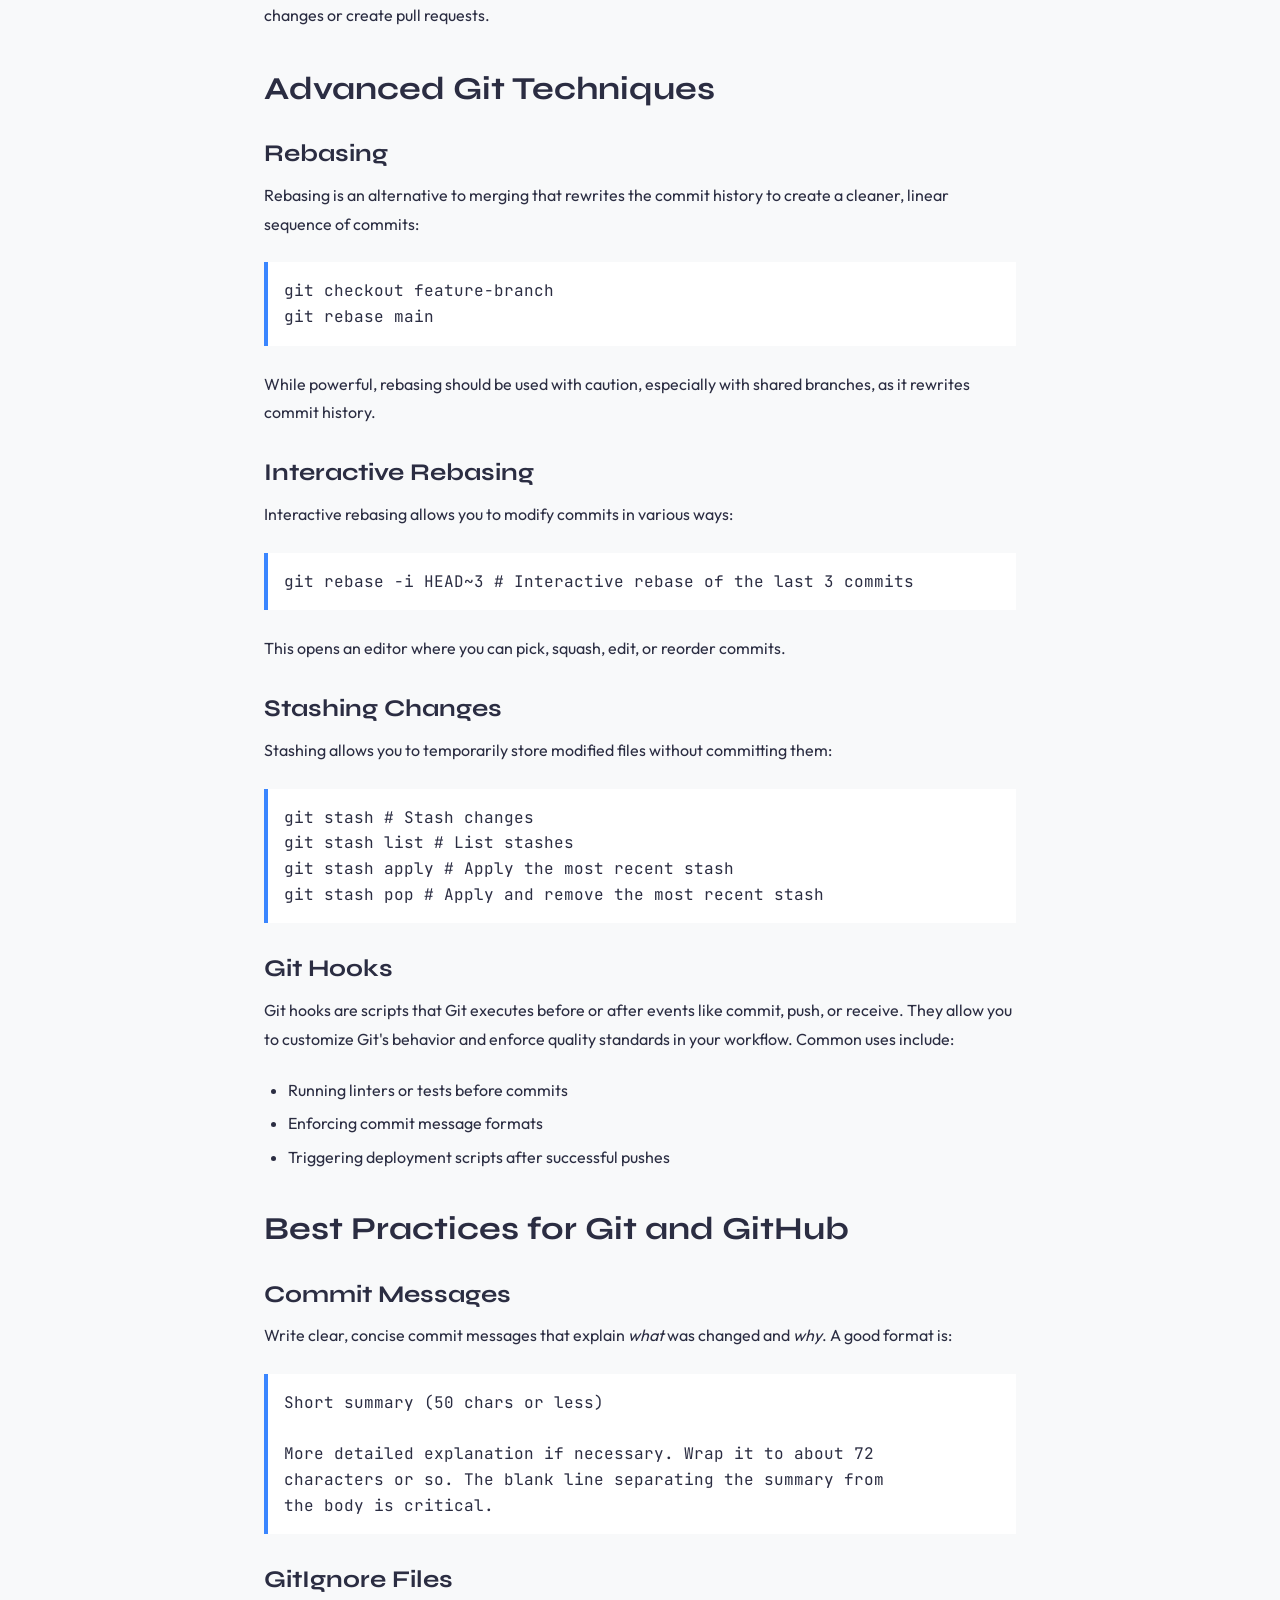
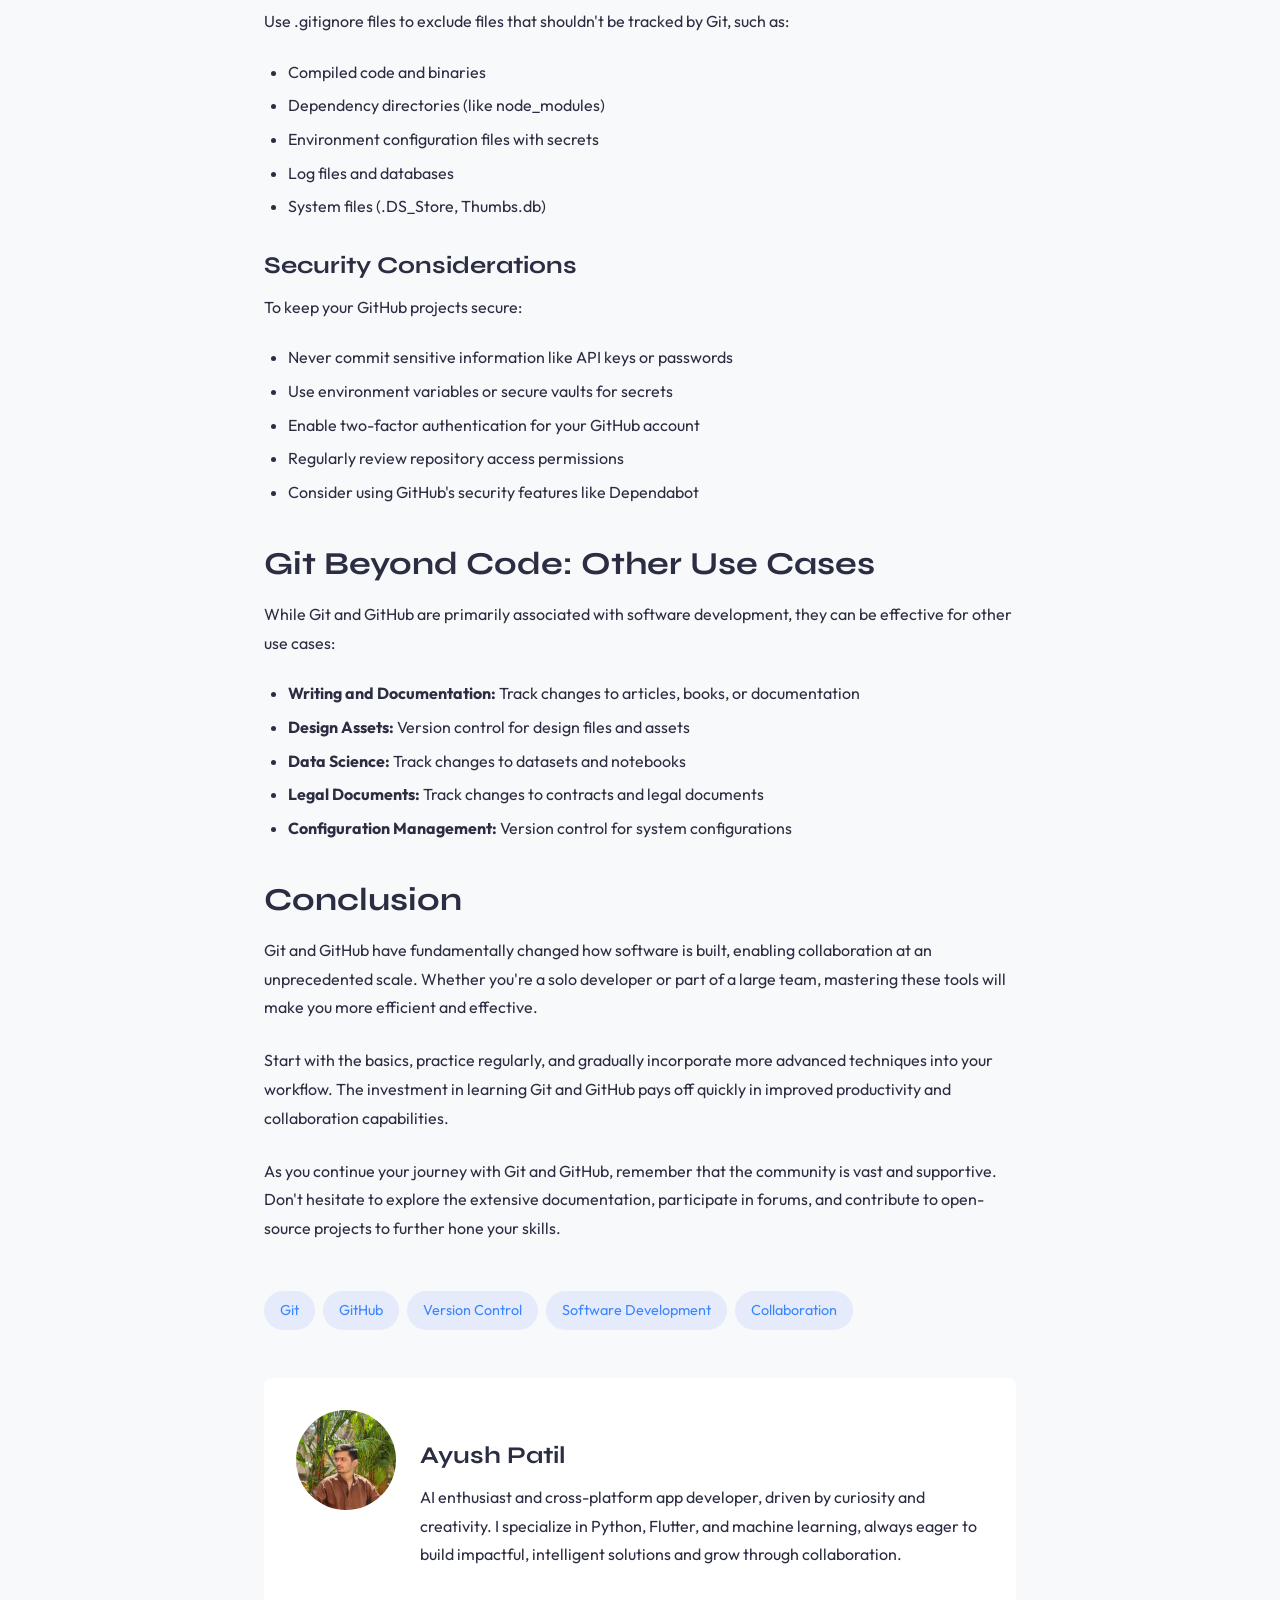
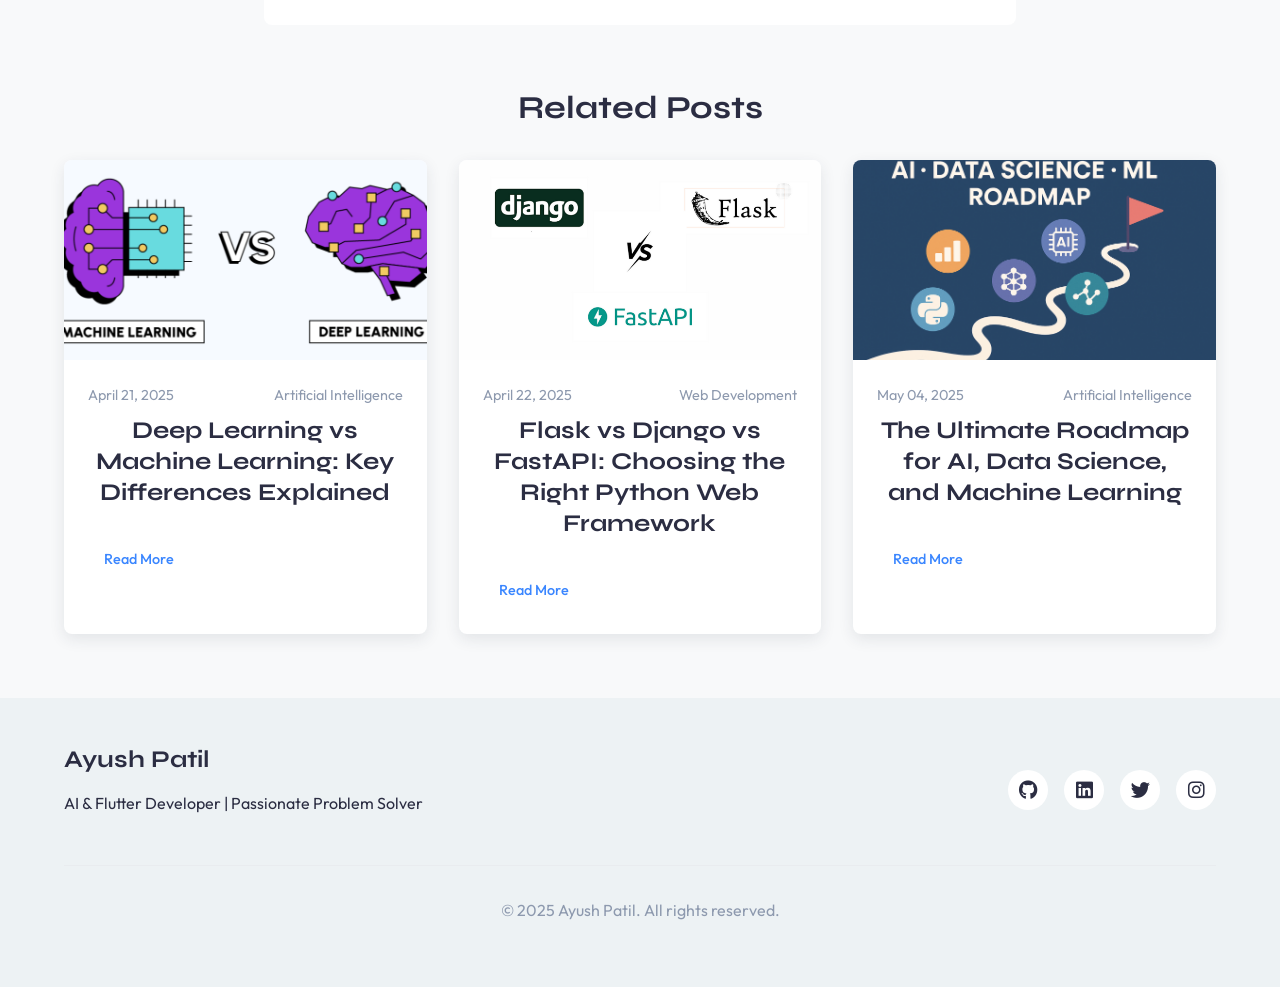
<file: blog/git-and-github-essentials.html>
<!DOCTYPE html>
<html lang="en">
<head>
    <meta charset="UTF-8">
    <meta name="viewport" content="width=device-width, initial-scale=1.0">
    <meta name="google-site-verification" content="-vCXCGeqTPeAv9v4GeJiiwqOt346LW6nl3otstEwE0Q" />
    
    <!-- Enhanced SEO Meta Tags -->
    <meta name="description" content="Master Git and GitHub with this comprehensive guide - Learn version control basics, branching strategies, pull requests, collaboration workflows, and best practices">
    <meta name="keywords" content="Git tutorial, GitHub essentials, version control system, git commands, git workflow, git branching, github pull requests, git for beginners, github collaboration, git best practices, version control tutorial">
    <meta name="author" content="Ayush Patil">
    
    <title>Git and GitHub Essentials: Master Version Control | Ayush Patil</title>
    
    <!-- Schema.org markup for Google -->
    <script type="application/ld+json">
    {
      "@context": "https://schema.org",
      "@type": "TechArticle",
      "headline": "Git and GitHub Essentials: Master Version Control",
      "image": "https://ayushpatil0810.github.io/images/blogs/git-github-essentials.png",
      "author": {
        "@type": "Person",
        "name": "Ayush Patil",
        "url": "https://ayushpatil0810.github.io/about.html"
      },
      "publisher": {
        "@type": "Person",
        "name": "Ayush Patil",
        "logo": {
          "@type": "ImageObject",
          "url": "https://ayushpatil0810.github.io/images/profile.jpg"
        }
      },
      "datePublished": "2025-04-20",
      "dateModified": "2025-05-07",
      "mainEntityOfPage": {
        "@type": "WebPage",
        "@id": "https://ayushpatil0810.github.io/blog/git-and-github-essentials.html"
      },
      "description": "Master Git and GitHub with this comprehensive guide - Learn version control basics, branching strategies, pull requests, collaboration workflows, and best practices"
    }
    </script>
    
    <!-- Favicon -->
    <link rel="icon" href="../images/favicons/favicon.ico" sizes="any">
    <link rel="apple-touch-icon" href="../images/favicons/apple-touch-icon.png">
    
    <!-- Google Fonts -->
    <link rel="preconnect" href="https://fonts.googleapis.com">
    <link rel="preconnect" href="https://fonts.gstatic.com" crossorigin>
    <link href="https://fonts.googleapis.com/css2?family=JetBrains+Mono:wght@400;500;700&family=Outfit:wght@300;400;500;700&family=Syne:wght@400;500;600;700;800&display=swap" rel="stylesheet">
    <link rel="stylesheet" href="../css/style.css">
    <link rel="stylesheet" href="https://cdnjs.cloudflare.com/ajax/libs/font-awesome/6.0.0/css/all.min.css">
    <style>
        .post-header {
            padding: 3rem 0;
            text-align: center;
        }
        
        .post-header h1 {
            font-size: 2.5rem;
            max-width: 800px;
            margin: 0 auto 1rem;
        }
        
        .post-meta-full {
            display: flex;
            justify-content: center;
            align-items: center;
            gap: 2rem;
            color: var(--secondary-color);
            margin-bottom: 2rem;
        }
        
        .post-meta-full .author {
            display: flex;
            align-items: center;
            gap: 0.5rem;
        }
        
        .post-meta-full .author img {
            width: 40px;
            height: 40px;
            border-radius: 50%;
            object-fit: cover;
        }
        
        .post-featured-image {
            max-height: 500px;
            overflow: hidden;
            margin-bottom: 3rem;
            text-align: center;
        }
        
        .post-featured-image img {
            width: auto;
            max-width: 100%;
            max-height: 450px;
            object-fit: contain;
        }
        
        .post-content-full {
            max-width: 800px;
            margin: 0 auto;
            padding: 0 1.5rem;
        }
        
        .post-content-full p {
            margin-bottom: 1.5rem;
            line-height: 1.8;
        }
        
        .post-content-full h2 {
            margin-top: 2.5rem;
            margin-bottom: 1rem;
        }
        
        .post-content-full h3 {
            margin-top: 2rem;
            margin-bottom: 0.75rem;
        }
        
        .post-content-full ul, .post-content-full ol {
            margin-bottom: 1.5rem;
            padding-left: 1.5rem;
        }
        
        .post-content-full li {
            margin-bottom: 0.5rem;
        }
        
        .post-content-full code {
            background-color: var(--card-bg);
            padding: 0.2rem 0.4rem;
            border-radius: var(--radius-sm);
            font-family: var(--font-code);
            font-size: 0.9rem;
        }
        
        .post-content-full pre {
            background-color: var(--card-bg);
            padding: 1.5rem;
            border-radius: var(--radius-md);
            overflow-x: auto;
            margin-bottom: 1.5rem;
        }
        
        .post-content-full pre code {
            background-color: transparent;
            padding: 0;
        }
        
        .post-tags {
            display: flex;
            flex-wrap: wrap;
            gap: 0.5rem;
            margin: 3rem 0;
        }
        
        .post-tag {
            background-color: rgba(74, 108, 247, 0.1);
            color: var(--primary-color);
            padding: 0.5rem 1rem;
            border-radius: 50px;
            font-size: 0.9rem;
        }
        
        .author-bio {
            display: flex;
            background-color: var(--card-bg);
            padding: 2rem;
            border-radius: var(--radius-md);
            margin: 3rem 0;
        }
        
        .author-image {
            width: 100px;
            height: 100px;
            border-radius: 50%;
            overflow: hidden;
            margin-right: 1.5rem;
        }
        
        .author-image img {
            width: 100%;
            height: 100%;
            object-fit: cover;
        }
        
        .related-posts {
            margin: 4rem 0;
        }
        
        .related-posts h2 {
            margin-bottom: 2rem;
            text-align: center;
        }
        
        .related-posts-grid {
            display: grid;
            grid-template-columns: repeat(3, 1fr);
            gap: 2rem;
        }
        
        .comparison-table {
            width: 100%;
            border-collapse: collapse;
            margin: 2rem 0;
        }
        
        .comparison-table th, .comparison-table td {
            padding: 1rem;
            border: 1px solid var(--border-color);
        }
        
        .comparison-table th {
            background-color: var(--card-bg);
            text-align: left;
        }
        
        .image-caption {
            text-align: center;
            font-size: 0.9rem;
            color: var(--secondary-color);
            margin-top: -1rem;
            margin-bottom: 2rem;
        }
        
        .command-block {
            background-color: var(--card-bg);
            border-left: 4px solid var(--primary-color);
            padding: 1rem;
            margin-bottom: 1.5rem;
            font-family: var(--font-code);
            overflow-x: auto;
        }
        
        @media (max-width: 992px) {
            .related-posts-grid {
                grid-template-columns: repeat(2, 1fr);
            }
        }
        
        @media (max-width: 768px) {
            .post-header h1 {
                font-size: 2rem;
            }
            
            .post-meta-full {
                flex-direction: column;
                gap: 0.5rem;
            }
            
            .author-bio {
                flex-direction: column;
                text-align: center;
            }
            
            .author-image {
                margin: 0 auto 1.5rem;
            }
            
            .related-posts-grid {
                grid-template-columns: 1fr;
            }
        }
    </style>
</head>
<body>
    <header>
        <div class="container">
            <div class="logo">
                <a href="/">Ayush Patil</a>
            </div>
            <nav>
                <ul>
                    <li><a href="/">Home</a></li>
                    <li><a href="../portfolio.html">Portfolio</a></li>
                    <li><a href="../about.html">About Me</a></li>
                    <li><a href="../blog.html" class="active">Blog</a></li>
                    <li><a href="../contact.html">Contact</a></li>
                </ul>
                <button id="theme-toggle" aria-label="Toggle dark mode">
                    <i class="fas fa-moon"></i>
                </button>
                <div class="mobile-menu-toggle">
                    <span></span>
                    <span></span>
                    <span></span>
                </div>
            </nav>
        </div>
    </header>

    <main>
        <article data-post-id="git-and-github-essentials">
            <div class="post-header">
                <div class="container">
                    <h1>Git and GitHub Essentials: Master Version Control</h1>
                    <div class="post-meta-full">
                        <div class="author">
                            <img src="../images/profile.jpg" alt="Ayush Patil">
                            <span>Ayush Patil</span>
                        </div>
                        <div class="date">April 20, 2025</div>
                        <div class="category">Development Tools</div>
                    </div>
                </div>
            </div>

            <div class="post-featured-image">
                <img src="../images/blogs/git-github-essentials.png" alt="Git and GitHub illustration with version control components">
            </div>

            <div class="post-content-full">
                <p>Version control is the backbone of modern software development, enabling teams to collaborate efficiently while maintaining code quality. Git and GitHub have emerged as the dominant tools in this space, revolutionizing how developers build software together. Whether you're a beginner or looking to sharpen your skills, this comprehensive guide will walk you through everything you need to know about Git and GitHub.</p>

                <h2>What is Git?</h2>
                <p>Git is a distributed version control system created by Linus Torvalds in 2005. Unlike centralized version control systems, Git gives every developer a complete copy of the repository, including its full history. This distributed nature allows for greater flexibility, better performance, and the ability to work offline.</p>

                <p>Some key features that make Git powerful include:</p>

                <ul>
                    <li><strong>Branching and Merging:</strong> Create separate branches for features or experiments, then merge them back when ready</li>
                    <li><strong>Speed:</strong> Operations are performed locally, making most commands lightning-fast</li>
                    <li><strong>Data Integrity:</strong> Git uses checksums to ensure content integrity</li>
                    <li><strong>Staging Area:</strong> A unique intermediate area that gives you fine control over what gets committed</li>
                </ul>

                <h2>What is GitHub?</h2>
                <p>GitHub is a web-based hosting service for Git repositories that adds collaboration features like pull requests, issues, project boards, and more. While Git is the version control system itself, GitHub provides a platform that makes it easier for developers to work together on projects.</p>

                <p>GitHub has become the world's largest community of developers, hosting millions of public repositories. It's now owned by Microsoft and continues to evolve with new features for code hosting, continuous integration, and project management.</p>

                <h2>Git Basics: Essential Commands</h2>

                <h3>Setting Up Git</h3>
                <p>Before you start using Git, you need to configure your identity:</p>

                <div class="command-block">
                    git config --global user.name "Your Name"<br>
                    git config --global user.email "your.email@example.com"
                </div>

                <h3>Creating and Cloning Repositories</h3>

                <p>To initialize a new Git repository in your project directory:</p>
                <div class="command-block">
                    git init
                </div>

                <p>To clone an existing repository from GitHub:</p>
                <div class="command-block">
                    git clone https://github.com/username/repository.git
                </div>

                <h3>Basic Workflow Commands</h3>

                <p>Check the status of your working directory:</p>
                <div class="command-block">
                    git status
                </div>

                <p>Add files to the staging area:</p>
                <div class="command-block">
                    git add filename    # Add specific file<br>
                    git add .          # Add all files
                </div>

                <p>Commit your changes with a meaningful message:</p>
                <div class="command-block">
                    git commit -m "Add feature X"
                </div>

                <p>Push your commits to GitHub:</p>
                <div class="command-block">
                    git push origin main
                </div>

                <p>Pull changes from GitHub:</p>
                <div class="command-block">
                    git pull origin main
                </div>

                <h2>Branching and Merging</h2>

                <p>Branching is one of Git's most powerful features. It allows you to diverge from the main development line to work on features or fixes without affecting the main codebase.</p>

                <h3>Working with Branches</h3>

                <p>Create a new branch:</p>
                <div class="command-block">
                    git branch feature-name
                </div>

                <p>Switch to a branch:</p>
                <div class="command-block">
                    git checkout feature-name
                </div>

                <p>Create and switch to a new branch in one command:</p>
                <div class="command-block">
                    git checkout -b feature-name
                </div>

                <p>Merge a branch back into main:</p>
                <div class="command-block">
                    git checkout main<br>
                    git merge feature-name
                </div>

                <h3>Branching Strategies</h3>
                <p>Several effective branching strategies have emerged to help teams work together smoothly:</p>

                <ul>
                    <li><strong>Git Flow:</strong> A strict branching model with dedicated branches for features, releases, and hotfixes</li>
                    <li><strong>GitHub Flow:</strong> A simpler approach where features are developed in branches and merged to main after review</li>
                    <li><strong>Trunk-Based Development:</strong> Developers work on short-lived feature branches and integrate frequently to the main branch</li>
                </ul>

                <h2>GitHub Collaboration Features</h2>

                <h3>Pull Requests</h3>
                <p>Pull requests are GitHub's way of proposing changes to a repository. They provide a mechanism for code review and discussion before changes are merged into the main codebase. To create a pull request:</p>

                <ol>
                    <li>Push your branch to GitHub</li>
                    <li>Navigate to the repository on GitHub</li>
                    <li>Click "New pull request"</li>
                    <li>Select the base branch and compare branch</li>
                    <li>Add a title and description</li>
                    <li>Click "Create pull request"</li>
                </ol>

                <h3>Issues</h3>
                <p>GitHub Issues help track tasks, enhancements, and bugs for your projects. They're a great way to organize work and create a roadmap for your project. Each issue can be assigned to team members, labeled for categorization, and linked to pull requests.</p>

                <h3>GitHub Actions</h3>
                <p>GitHub Actions allow you to automate your software development workflows directly in your GitHub repository. You can set up workflows to automatically build, test, and deploy your code whenever you push changes or create pull requests.</p>

                <h2>Advanced Git Techniques</h2>

                <h3>Rebasing</h3>
                <p>Rebasing is an alternative to merging that rewrites the commit history to create a cleaner, linear sequence of commits:</p>
                <div class="command-block">
                    git checkout feature-branch<br>
                    git rebase main
                </div>

                <p>While powerful, rebasing should be used with caution, especially with shared branches, as it rewrites commit history.</p>

                <h3>Interactive Rebasing</h3>
                <p>Interactive rebasing allows you to modify commits in various ways:</p>
                <div class="command-block">
                    git rebase -i HEAD~3    # Interactive rebase of the last 3 commits
                </div>

                <p>This opens an editor where you can pick, squash, edit, or reorder commits.</p>

                <h3>Stashing Changes</h3>
                <p>Stashing allows you to temporarily store modified files without committing them:</p>
                <div class="command-block">
                    git stash                 # Stash changes<br>
                    git stash list            # List stashes<br>
                    git stash apply           # Apply the most recent stash<br>
                    git stash pop             # Apply and remove the most recent stash
                </div>

                <h3>Git Hooks</h3>
                <p>Git hooks are scripts that Git executes before or after events like commit, push, or receive. They allow you to customize Git's behavior and enforce quality standards in your workflow. Common uses include:</p>

                <ul>
                    <li>Running linters or tests before commits</li>
                    <li>Enforcing commit message formats</li>
                    <li>Triggering deployment scripts after successful pushes</li>
                </ul>

                <h2>Best Practices for Git and GitHub</h2>

                <h3>Commit Messages</h3>
                <p>Write clear, concise commit messages that explain <em>what</em> was changed and <em>why</em>. A good format is:</p>

                <div class="command-block">
                    Short summary (50 chars or less)<br><br>
                    More detailed explanation if necessary. Wrap it to about 72<br>
                    characters or so. The blank line separating the summary from<br>
                    the body is critical.
                </div>

                <h3>GitIgnore Files</h3>
                <p>Use .gitignore files to exclude files that shouldn't be tracked by Git, such as:</p>
                <ul>
                    <li>Compiled code and binaries</li>
                    <li>Dependency directories (like node_modules)</li>
                    <li>Environment configuration files with secrets</li>
                    <li>Log files and databases</li>
                    <li>System files (.DS_Store, Thumbs.db)</li>
                </ul>

                <h3>Security Considerations</h3>
                <p>To keep your GitHub projects secure:</p>

                <ul>
                    <li>Never commit sensitive information like API keys or passwords</li>
                    <li>Use environment variables or secure vaults for secrets</li>
                    <li>Enable two-factor authentication for your GitHub account</li>
                    <li>Regularly review repository access permissions</li>
                    <li>Consider using GitHub's security features like Dependabot</li>
                </ul>

                <h2>Git Beyond Code: Other Use Cases</h2>

                <p>While Git and GitHub are primarily associated with software development, they can be effective for other use cases:</p>

                <ul>
                    <li><strong>Writing and Documentation:</strong> Track changes to articles, books, or documentation</li>
                    <li><strong>Design Assets:</strong> Version control for design files and assets</li>
                    <li><strong>Data Science:</strong> Track changes to datasets and notebooks</li>
                    <li><strong>Legal Documents:</strong> Track changes to contracts and legal documents</li>
                    <li><strong>Configuration Management:</strong> Version control for system configurations</li>
                </ul>

                <h2>Conclusion</h2>
                <p>Git and GitHub have fundamentally changed how software is built, enabling collaboration at an unprecedented scale. Whether you're a solo developer or part of a large team, mastering these tools will make you more efficient and effective.</p>

                <p>Start with the basics, practice regularly, and gradually incorporate more advanced techniques into your workflow. The investment in learning Git and GitHub pays off quickly in improved productivity and collaboration capabilities.</p>

                <p>As you continue your journey with Git and GitHub, remember that the community is vast and supportive. Don't hesitate to explore the extensive documentation, participate in forums, and contribute to open-source projects to further hone your skills.</p>

                <div class="post-tags">
                    <span class="post-tag">Git</span>
                    <span class="post-tag">GitHub</span>
                    <span class="post-tag">Version Control</span>
                    <span class="post-tag">Software Development</span>
                    <span class="post-tag">Collaboration</span>
                </div>

                <div class="author-bio">
                    <div class="author-image">
                        <img src="../images/profile.jpg" alt="Ayush Patil">
                    </div>
                    <div class="author-info">
                        <h3>Ayush Patil</h3>
                        <p>AI enthusiast and cross-platform app developer, driven by curiosity and creativity. I specialize in Python, Flutter, and machine learning, always eager to build impactful, intelligent solutions and grow through collaboration.</p>
                    </div>
                </div>
            </div>

            <section class="related-posts">
                <div class="container">
                    <h2>Related Posts</h2>
                    <div class="related-posts-grid">
                        <!-- Related posts will be dynamically inserted here -->
                        <div class="loading-spinner">Loading related posts...</div>
                    </div>
                </div>
            </section>
        </article>
    </main>

    <footer>
        <div class="container">
            <div class="footer-content">
                <div class="footer-logo">
                    <h3>Ayush Patil</h3>
                    <p>AI & Flutter Developer | Passionate Problem Solver</p>
                </div>
                <div class="social-links">
                    <a href="https://github.com/ayushpatil0810" target="_blank" aria-label="GitHub Profile"><i
                            class="fab fa-github"></i></a>
                    <a href="https://linkedin.com/in/ayushpatil0810" target="_blank" aria-label="LinkedIn Profile"><i
                            class="fab fa-linkedin"></i></a>
                    <a href="https://x.com/ayushpatil0810" target="_blank" aria-label="Twitter Profile"><i
                            class="fab fa-twitter"></i></a>
                    <a href="https://instagram.com/ayushpatil0810" target="_blank" aria-label="Twitter Profile"><i
                            class="fab fa-instagram"></i></a>
                </div>
            </div>
            <div class="copyright">
                <p>&copy; 2025 Ayush Patil. All rights reserved.</p>
            </div>
        </div>
    </footer>

    <script src="../js/main.js"></script>
    <script src="../js/dark-mode.js"></script>
    <script src="../js/related-posts.js"></script>
</body>
</html>
</file>
<file: css/style.css>
:root {
    /* Color scheme - light mode with sleek futuristic colors */
    --primary-color: #3a86ff; /* Vibrant blue */
    --secondary-color: #8d99ae; /* Cool gray */
    --accent-color: #00b4d8; /* Bright cyan */
    --text-color: #2b2d42; /* Dark blue-gray */
    --bg-color: #f8f9fa; /* Light gray background */
    --card-bg: #ffffff; /* White */
    --border-color: #e9ecef; /* Light gray border */
    --header-bg: rgba(255, 255, 255, 0.9); /* Translucent white */
    --footer-bg: #edf2f4; /* Very light gray */
    --shadow-color: rgba(43, 45, 66, 0.1); /* Subtle shadow */
    
    /* Typography - Updated with modern Google Fonts */
    --font-main: 'Outfit', -apple-system, BlinkMacSystemFont, sans-serif;
    --font-heading: 'Syne', sans-serif;
    --font-code: 'JetBrains Mono', monospace;
    
    /* Sizes and spaces */
    --header-height: 70px;
    --container-width: 1200px;
    --radius-sm: 4px;
    --radius-md: 8px;
    --radius-lg: 16px;
    
    /* Transitions */
    --transition-fast: 0.2s ease;
    --transition-normal: 0.3s ease;
    --transition-slow: 0.5s ease;
}

/* Dark mode with futuristic theme */
[data-theme="dark"] {
    --primary-color: #4cc9f0; /* Bright blue */
    --secondary-color: #a5b4fc; /* Light purple */
    --accent-color: #7209b7; /* Deep purple */
    --text-color: #e2e8f0; /* Light gray text */
    --bg-color: #0f172a; /* Very dark blue */
    --card-bg: #1e293b; /* Dark blue-gray */
    --border-color: #334155; /* Medium dark blue-gray */
    --header-bg: rgba(15, 23, 42, 0.9); /* Translucent dark */
    --footer-bg: #1e293b; /* Dark blue-gray */
    --shadow-color: rgba(76, 201, 240, 0.1); /* Subtle blue glow */
}

/* Base styles */
* {
    margin: 0;
    padding: 0;
    box-sizing: border-box;
}

html {
    scroll-behavior: smooth;
}

body {
    font-family: var(--font-main);
    color: var(--text-color);
    background-color: var(--bg-color);
    line-height: 1.6;
    transition: background-color var(--transition-normal), color var(--transition-normal);
}

img {
    max-width: 100%;
    height: auto;
}

a {
    color: var(--primary-color);
    text-decoration: none;
    transition: all var(--transition-fast);
}

a:hover {
    color: var(--accent-color);
}

.container {
    width: 100%;
    max-width: var(--container-width);
    margin: 0 auto;
    padding: 0 1.5rem;
}

/* Typography */
h1, h2, h3, h4, h5, h6 {
    font-family: var(--font-heading);
    margin-bottom: 1rem;
    line-height: 1.2;
    font-weight: 700;
}

h1 {
    font-size: 2.5rem;
}

h2 {
    font-size: 2rem;
}

h3 {
    font-size: 1.5rem;
}

p {
    margin-bottom: 1rem;
}

.highlight {
    background: linear-gradient(90deg, var(--primary-color), var(--accent-color));
    -webkit-background-clip: text;
    -webkit-text-fill-color: transparent;
    background-clip: text;
    text-fill-color: transparent;
    position: relative;
    display: inline-block;
}

/* Header styles */
header {
    position: sticky;
    top: 0;
    background-color: var(--header-bg);
    box-shadow: 0 2px 10px var(--shadow-color);
    z-index: 100;
    height: var(--header-height);
    display: flex;
    align-items: center;
    transition: background-color var(--transition-normal);
    backdrop-filter: blur(10px);
    -webkit-backdrop-filter: blur(10px);
    border-bottom: 1px solid rgba(255, 255, 255, 0.1);
}

header .container {
    display: flex;
    justify-content: space-between;
    align-items: center;
}

.logo a {
    font-family: var(--font-heading);
    font-size: 1.5rem;
    font-weight: 700;
    color: var(--primary-color);
    letter-spacing: 1px;
}

nav {
    display: flex;
    align-items: center;
}

nav ul {
    display: flex;
    list-style: none;
}

nav li {
    margin: 0 1rem;
}

nav a {
    color: var(--text-color);
    font-weight: 500;
    position: relative;
    padding: 0.5rem 0;
}

nav a::after {
    content: '';
    position: absolute;
    left: 0;
    bottom: 0;
    width: 0;
    height: 2px;
    background-color: var(--primary-color);
    transition: width var(--transition-normal);
}

nav a:hover::after,
nav a.active::after {
    width: 100%;
}

nav a.active {
    color: var(--primary-color);
}

#theme-toggle {
    background: transparent;
    border: none;
    color: var(--text-color);
    cursor: pointer;
    font-size: 1.2rem;
    margin-left: 1.5rem;
    display: flex;
    align-items: center;
    justify-content: center;
    transition: color var(--transition-fast);
}

#theme-toggle:hover {
    color: var(--primary-color);
}

.mobile-menu-toggle {
    display: none;
    flex-direction: column;
    cursor: pointer;
}

.mobile-menu-toggle span {
    display: block;
    width: 25px;
    height: 3px;
    background-color: var(--text-color);
    margin: 2px 0;
    transition: all 0.3s ease;
}

/* Hero section */
.hero {
    padding: 5rem 0;
    min-height: calc(100vh - var(--header-height));
    display: flex;
    align-items: center;
    background: linear-gradient(135deg, var(--bg-color) 0%, var(--card-bg) 100%);
    position: relative;
    overflow: hidden;
}

.hero::before {
    content: '';
    position: absolute;
    top: 0;
    left: 0;
    width: 100%;
    height: 100%;
    background: radial-gradient(circle at 20% 50%, rgba(58, 134, 255, 0.1) 0%, transparent 50%);
    z-index: 0;
}

[data-theme="dark"] .hero {
    background: linear-gradient(135deg, var(--bg-color) 0%, var(--card-bg) 100%);
}

[data-theme="dark"] .hero::before {
    background: radial-gradient(circle at 20% 50%, rgba(76, 201, 240, 0.1) 0%, transparent 50%);
}

.hero .container {
    position: relative;
    z-index: 1;
    display: flex;
    align-items: center;
    justify-content: space-between;
}

.hero-content {
    flex: 1;
    padding-right: 2rem;
}

.hero-content h1 {
    font-size: 3.5rem;
    margin-bottom: 1rem;
}

.hero-content .subtitle {
    font-size: 1.5rem;
    color: var(--primary-color);
    margin-bottom: 1.5rem;
}

.hero-content .intro {
    font-size: 1.1rem;
    margin-bottom: 2rem;
    max-width: 600px;
}

.hero-image {
    flex: 1;
    display: flex;
    justify-content: center;
}

.profile-image {
    max-width: 400px;
    border-radius: 50%;
    box-shadow: 0 10px 30px var(--shadow-color);
    border: 4px solid transparent;
    background: linear-gradient(var(--bg-color), var(--bg-color)) padding-box,
                linear-gradient(90deg, var(--primary-color), var(--accent-color)) border-box;
    transition: transform var(--transition-normal);
}

.profile-image:hover {
    transform: scale(1.02);
}

[data-theme="dark"] .profile-image {
    box-shadow: 0 10px 30px rgba(76, 201, 240, 0.2);
}

/* Buttons */
.btn {
    display: inline-block;
    padding: 0.8rem 1.5rem;
    border-radius: var(--radius-md);
    font-weight: 500;
    text-align: center;
    cursor: pointer;
    transition: all var(--transition-fast);
    border: none;
}

.btn.primary {
    background: linear-gradient(90deg, var(--primary-color), var(--accent-color));
    border: none;
    color: white;
    position: relative;
    overflow: hidden;
}

.btn.primary:hover {
    transform: translateY(-3px);
    box-shadow: 0 10px 20px rgba(0, 180, 216, 0.3);
}

.btn.secondary {
    background-color: transparent;
    border: 1px solid var(--primary-color);
    color: var(--primary-color);
    position: relative;
    overflow: hidden;
}

.btn.secondary:hover {
    border-color: var(--accent-color);
    color: var(--accent-color);
    background-color: rgba(58, 134, 255, 0.05);
}

.btn.small {
    padding: 0.5rem 1rem;
    font-size: 0.9rem;
}

.cta-buttons {
    display: flex;
    gap: 1rem;
    flex-wrap: wrap;
}

.center-btn {
    display: flex;
    justify-content: center;
    margin-top: 2rem;
}

/* Skills section */
.skills {
    padding: 5rem 0;
    background-color: var(--card-bg);
}

.skills h2 {
    text-align: center;
    margin-bottom: 3rem;
}

.skills-container {
    display: flex;
    justify-content: space-between;
    gap: 2rem;
    flex-wrap: wrap;
    margin: 1.5rem 0;
}

.skill-category {
    flex: 1;
    min-width: 250px;
    border-radius: var(--radius-lg);
    box-shadow: 0 10px 25px var(--shadow-color);
    transition: transform var(--transition-normal), box-shadow var(--transition-normal);
    border: 1px solid var(--border-color);
    backdrop-filter: blur(5px);
    background: linear-gradient(145deg, var(--card-bg), var(--bg-color));
    padding: 2rem;
}

.skill-category:hover {
    transform: translateY(-5px);
    box-shadow: 0 15px 35px var(--shadow-color);
}

[data-theme="dark"] .skill-category {
    border: 1px solid rgba(76, 201, 240, 0.2);
}

.skill-category h3 {
    color: var(--primary-color);
    margin-bottom: 1.5rem;
    text-align: center;
}

.skill-list {
    list-style-position: inside;
}

.skill-list li {
    margin-bottom: 0.5rem;
    padding-left: 0.5rem;
}

/* Skills styling for about page */
.skill-item {
    display: flex;
    align-items: center;
    margin-bottom: 1rem;
    padding: 0.5rem 1rem;
    background-color: var(--card-bg);
    border-radius: 0.5rem;
    box-shadow: 0 2px 4px rgba(0, 0, 0, 0.05);
    transition: transform 0.2s ease, box-shadow 0.2s ease;
}

.skill-item:hover {
    transform: translateY(-2px);
    box-shadow: 0 4px 8px rgba(0, 0, 0, 0.1);
}

.skill-icon {
    display: inline-flex;
    justify-content: center;
    align-items: center;
    width: 2rem;
    height: 2rem;
    margin-right: 1rem;
    background-color: var(--accent-color);
    color: var(--bg-color);
    border-radius: 50%;
}

/* Custom SVG icon styling for skill items */
.skill-icon .custom-icon {
    width: 1rem;
    height: 1rem;
    filter: brightness(0) invert(1); /* Makes the SVG white to match other icons */
}

[data-theme="dark"] .skill-icon .custom-icon {
    filter: brightness(0) invert(1); /* Keeps SVG white in dark mode */
}

/* For dark mode compatibility */
[data-theme="dark"] .skill-item {
    background-color: var(--card-bg-dark);
    box-shadow: 0 2px 4px rgba(0, 0, 0, 0.2);
}

/* Featured Projects Section Centering */


.featured-projects {
    padding: 5rem 0;
    text-align: center;  
}

.featured-projects h2 {
    margin-bottom: 2rem;
}

.projects-grid {
    display: flex;
    flex-wrap: wrap;
    justify-content: center;
    gap: 2rem;
    margin: 0 auto;
}

.project-card {
    display: flex;
    flex-direction: column;
    align-items: center;
    max-width: 350px;
}

.project-info {
    text-align: center;
}

.project-tags {
    justify-content: center;
}

/* The center-btn class is already there for the button, but ensuring it's centered */
.center-btn {
    margin-top: 2rem;
    display: flex;
    justify-content: center;
}

/* Projects section - Enhanced card styling */
.projects-grid {
    display: grid;
    grid-template-columns: repeat(auto-fill, minmax(320px, 1fr));
    gap: 2.5rem;
}

.project-card {
    background-color: var(--card-bg);
    border-radius: var(--radius-lg);
    overflow: hidden;
    box-shadow: 0 10px 25px var(--shadow-color);
    transition: all var(--transition-normal);
    position: relative;
    height: 100%;
    display: flex;
    flex-direction: column;
    border: 1px solid rgba(76, 201, 240, 0.1);
}

.project-card:hover {
    transform: translateY(-8px);
    box-shadow: 0 15px 35px var(--shadow-color);
}

[data-theme="dark"] .project-card {
    border: 1px solid rgba(76, 201, 240, 0.2);
}

[data-theme="dark"] .project-card:hover {
    box-shadow: 0 0 30px rgba(76, 201, 240, 0.3);
}

.project-image {
    position: relative;
    overflow: hidden;
    height: 220px;
}

.project-image::after {
    content: '';
    position: absolute;
    bottom: 0;
    left: 0;
    width: 100%;
    height: 40%;
    background: linear-gradient(to top, var(--card-bg), transparent);
    opacity: 0;
    transition: opacity var(--transition-normal);
}

.project-card:hover .project-image::after {
    opacity: 0.2;
}

.project-image img {
    width: 100%;
    height: 100%;
    object-fit: cover;
    transition: transform var(--transition-normal);
}

.project-card:hover .project-image img {
    transform: scale(1.08);
}

.project-info {
    padding: 1.8rem;
    flex-grow: 1;
    display: flex;
    flex-direction: column;
}

.project-actions {
    display: flex;
    gap: 1rem;
    margin-top: 1rem;
}

.project-info h3 {
    font-size: 1.4rem;
    margin-bottom: 0.8rem;
    color: var(--text-color);
    transition: color var(--transition-normal);
}

.project-card:hover .project-info h3 {
    background: linear-gradient(90deg, var(--primary-color), var(--accent-color));
    -webkit-background-clip: text;
    -webkit-text-fill-color: transparent;
    background-clip: text;
}

.project-info p {
    margin-bottom: 1.5rem;
    font-size: 0.95rem;
    line-height: 1.6;
    flex-grow: 1;
}

.project-tags {
    display: flex;
    flex-wrap: wrap;
    gap: 0.6rem;
    margin-bottom: 1.5rem;
}

.project-tags span {
    padding: 0.4rem 1rem;
    border-radius: 30px;
    font-size: 0.8rem;
    font-weight: 500;
    letter-spacing: 0.5px;
    background: linear-gradient(135deg, rgba(58, 134, 255, 0.1), rgba(0, 180, 216, 0.1));
    color: var(--primary-color);
    backdrop-filter: blur(5px);
    transition: all var(--transition-normal);
}

.project-card:hover .project-tags span {
    background: linear-gradient(135deg, rgba(58, 134, 255, 0.2), rgba(0, 180, 216, 0.2));
}

[data-theme="dark"] .project-tags span {
    background: linear-gradient(135deg, rgba(76, 201, 240, 0.15), rgba(114, 9, 183, 0.15));
    color: var(--primary-color);
}

[data-theme="dark"] .project-card:hover .project-tags span {
    background: linear-gradient(135deg, rgba(76, 201, 240, 0.25), rgba(114, 9, 183, 0.25));
}

.project-links {
    position: absolute;
    top: 0;
    left: 0;
    width: 100%;
    height: 100%;
    background-color: rgba(15, 23, 42, 0.7);
    display: flex;
    justify-content: center;
    align-items: center;
    gap: 1.2rem;
    opacity: 0;
    transition: opacity var(--transition-normal);
    backdrop-filter: blur(3px);
}

.project-links a {
    width: 48px;
    height: 48px;
    border-radius: 50%;
    display: flex;
    justify-content: center;
    align-items: center;
    background-color: white;
    color: var(--text-color);
    font-size: 1.2rem;
    transform: translateY(20px);
    transition: all 0.3s cubic-bezier(0.175, 0.885, 0.32, 1.275);
    box-shadow: 0 5px 15px rgba(0, 0, 0, 0.1);
}

.project-links a:nth-child(2) {
    transition-delay: 0.1s;
}

.project-card:hover .project-links {
    opacity: 1;
}

.project-card:hover .project-links a {
    transform: translateY(0);
}

.project-links a:hover {
    background: linear-gradient(90deg, var(--primary-color), var(--accent-color));
    color: white;
    transform: translateY(-3px) scale(1.1);
}

/* Portfolio page specific styles */
.portfolio-grid .projects-container {
    grid-template-columns: repeat(auto-fill, minmax(350px, 1fr));
}

.portfolio-grid .project-card {
    height: 100%;
}

.portfolio-grid .project-image {
    height: 240px;
}

.portfolio-grid .project-tags {
    margin-bottom: 1rem;
}

@media (max-width: 768px) {
    .portfolio-grid .projects-container {
        grid-template-columns: repeat(auto-fill, minmax(280px, 1fr));
    }
}

@media (max-width: 576px) {
    .portfolio-grid .projects-container,
    .projects-grid {
        grid-template-columns: 1fr;
    }
    
    .project-image {
        height: 200px;
    }
}

/* Case study enhancements */
.case-study {
    width: 100%;
    margin-top: 2rem;
    background-color: var(--card-bg);
    border-radius: var(--radius-lg);
    padding: 0;
    max-height: 0;
    overflow: hidden;
    opacity: 0;
    transition: all var(--transition-normal), 
                padding 0.3s ease,
                max-height 0.5s ease;
    border: 1px solid rgba(76, 201, 240, 0.1);
    box-shadow: 0 15px 25px var(--shadow-color);
}

.case-study.active {
    padding: 2.5rem;
    max-height: 2000px;
    opacity: 1;
}

[data-theme="dark"] .case-study {
    border: 1px solid rgba(76, 201, 240, 0.2);
}

/* Portfolio page */
.page-header {
    background-color: var(--card-bg);
    padding: 3rem 0;
    text-align: center;
}

.portfolio-filters {
    padding: 2rem 0;
}

.filter-buttons {
    display: flex;
    justify-content: center;
    flex-wrap: wrap;
    gap: 0.5rem;
}

.filter-btn {
    background-color: var(--bg-color);
    border: 1px solid var(--border-color);
    color: var(--text-color);
    padding: 0.5rem 1rem;
    border-radius: 50px;
    cursor: pointer;
    transition: all var(--transition-fast);
}

.filter-btn:hover, .filter-btn.active {
    background-color: var(--primary-color);
    color: white;
}

.portfolio-grid {
    padding: 2rem 0 5rem;
}

.projects-container {
    display: grid;
    grid-template-columns: repeat(auto-fill, minmax(350px, 1fr));
    gap: 2.5rem;
}

.project-item {
    display: flex;
    flex-direction: column;
}

.project-links {
    position: absolute;
    top: 0;
    left: 0;
    width: 100%;
    height: 100%;
    background-color: rgba(0, 0, 0, 0.7);
    display: flex;
    justify-content: center;
    align-items: center;
    gap: 1rem;
    opacity: 0;
    transition: opacity var(--transition-normal);
}

.project-links a {
    background-color: white;
    color: var(--text-color);
    width: 40px;
    height: 40px;
    border-radius: 50%;
    display: flex;
    justify-content: center;
    align-items: center;
    transition: all var(--transition-fast);
}

.project-links a:hover {
    background-color: var(--primary-color);
    color: white;
}

.project-card:hover .project-links {
    opacity: 1;
}

.case-study {
    background-color: var(--card-bg);
    border-radius: var(--radius-md);
    padding: 2rem;
    margin-top: 1rem;
    box-shadow: 0 5px 15px var(--shadow-color);
    display: none;
}

.case-study.active {
    display: block;
}

.case-study-section {
    margin-bottom: 1.5rem;
}

.case-study-section h4 {
    color: var(--primary-color);
    margin-bottom: 0.5rem;
}

.case-study-section ul {
    padding-left: 1.5rem;
    margin-bottom: 1rem;
}

.case-study-section pre {
    background-color: var(--bg-color);
    padding: 1rem;
    border-radius: var(--radius-sm);
    overflow-x: auto;
    font-family: var(--font-code);
    font-size: 0.9rem;
}

/* About page */
.about-content {
    padding: 5rem 0;
}

.about-grid {
    display: grid;
    grid-template-columns: 1fr 2fr;
    gap: 3rem;
    align-items: center;
}

.about-image img {
    border-radius: var(--radius-md);
    box-shadow: 0 10px 30px var(--shadow-color);
}

.experience, .education, .certifications {
    padding: 5rem 0;
}

.experience h2, .education h2, .certifications h2 {
    text-align: center;
    margin-bottom: 3rem;
}

.timeline {
    position: relative;
    max-width: 800px;
    margin: 0 auto;
}

.timeline::before {
    content: '';
    position: absolute;
    width: 2px;
    background-color: var(--primary-color);
    top: 0;
    bottom: 0;
    left: 50%;
    transform: translateX(-50%);
}

.timeline-item {
    padding: 1rem 3rem 3rem;
    position: relative;
    width: 50%;
    box-sizing: border-box;
}

.timeline-item:nth-child(odd) {
    left: 0;
}

.timeline-item:nth-child(even) {
    left: 50%;
}

.timeline-dot {
    position: absolute;
    width: 16px;
    height: 16px;
    background-color: var(--primary-color);
    border-radius: 50%;
    top: 1.5rem;
    right: -8px;
}

.timeline-item:nth-child(even) .timeline-dot {
    left: -8px;
}

.timeline-content {
    padding: 1.5rem;
    background-color: var(--card-bg);
    border-radius: var(--radius-md);
    box-shadow: 0 5px 15px var(--shadow-color);
}

.timeline-date {
    color: var(--secondary-color);
    margin-bottom: 0.5rem;
    font-style: italic;
}

.cards-grid {
    display: grid;
    grid-template-columns: repeat(auto-fill, minmax(300px, 1fr));
    gap: 2rem;
}

.card {
    background-color: var(--card-bg);
    border-radius: var(--radius-md);
    overflow: hidden;
    box-shadow: 0 5px 15px var(--shadow-color);
}

.card-header {
    background-color: var(--primary-color);
    color: white;
    padding: 1.5rem;
    display: flex;
    align-items: center;
    gap: 1rem;
}

.card-header i {
    font-size: 1.5rem;
}

.card-header h3 {
    margin-bottom: 0;
}

.card-body {
    padding: 1.5rem;
}

/* Footer */
footer {
    background-color: var(--footer-bg);
    padding: 3rem 0;
    margin-top: 3rem;
}

.footer-content {
    display: flex;
    justify-content: space-between;
    align-items: center;
    padding-bottom: 2rem;
    border-bottom: 1px solid var(--border-color);
    margin-bottom: 2rem;
}

.social-links {
    display: flex;
    gap: 1rem;
}

.social-links a {
    display: flex;
    align-items: center;
    justify-content: center;
    width: 40px;
    height: 40px;
    border-radius: 50%;
    background-color: var(--card-bg);
    color: var(--text-color);
    font-size: 1.2rem;
    transition: all var(--transition-fast);
}

.social-links a:hover {
    background-color: var(--primary-color);
    color: white;
}

.copyright {
    text-align: center;
    color: var(--secondary-color);
}

/* Responsive styles */
@media (max-width: 992px) {
    .hero .container {
        flex-direction: column-reverse;
    }
    
    .hero-content {
        padding-right: 0;
        text-align: center;
        margin-top: 2rem;
    }
    
    .cta-buttons {
        justify-content: center;
    }
    
    .about-grid {
        grid-template-columns: 1fr;
    }
    
    .timeline-item {
        width: 100%;
        padding-left: 2rem;
        padding-right: 0;
    }
    
    .timeline-item:nth-child(even) {
        left: 0;
    }
    
    .timeline::before {
        left: 0;
    }
    
    .timeline-dot {
        left: -8px;
        right: auto;
    }
    
    .timeline-item:nth-child(even) .timeline-dot {
        left: -8px;
    }
}

@media (max-width: 768px) {
    h1 {
        font-size: 2rem;
    }
    
    h2 {
        font-size: 1.75rem;
    }
    
    .hero-content h1 {
        font-size: 2.5rem;
    }
    
    nav ul {
        display: none;
    }
    
    .mobile-menu-toggle {
        display: flex;
        margin-left: 1.5rem;
    }
    
    nav.mobile-open ul {
        display: flex;
        flex-direction: column;
        position: absolute;
        top: var(--header-height);
        left: 0;
        width: 100%;
        background-color: var(--bg-color);
        box-shadow: 0 5px 15px var(--shadow-color);
        padding: 1rem 0;
    }
    
    nav.mobile-open li {
        margin: 0.5rem 1.5rem;
    }
}

@media (max-width: 576px) {
    .projects-container {
        grid-template-columns: 1fr;
    }
    
    .philosophy-grid, .cards-grid {
        grid-template-columns: 1fr;
    }
    
    .footer-content {
        flex-direction: column;
        text-align: center;
        gap: 1.5rem;
    }
}

/* Additional styles for contact form */
.contact-form {
    max-width: 600px;
    margin: 0 auto;
    margin-top: 48px;
    background-color: var(--card-bg);
    padding: 2rem;
    border-radius: var(--radius-md);
    box-shadow: 0 5px 15px var(--shadow-color);
}

.form-group {
    margin-bottom: 1.5rem;
}

.form-group label {
    display: block;
    margin-bottom: 0.5rem;
    font-weight: 500;
}

.form-group input,
.form-group textarea {
    width: 100%;
    padding: 0.75rem;
    border: 1px solid var(--border-color);
    border-radius: var(--radius-md);
    background-color: var(--bg-color);
    color: var(--text-color);
    font-family: var(--font-main);
    transition: border-color var(--transition-fast);
}

.form-group input:focus,
.form-group textarea:focus {
    outline: none;
    border-color: var(--primary-color);
}

.form-group input.error,
.form-group textarea.error {
    border-color: #dc3545;
}

.form-group textarea {
    min-height: 150px;
    resize: vertical;
}

.form-submit {
    text-align: right;
}

.form-response {
    padding: 1rem;
    border-radius: var(--radius-md);
    margin-top: 1rem;
    display: none;
}

.form-response.success {
    background-color: rgba(40, 167, 69, 0.1);
    color: #28a745;
    border: 1px solid #28a745;
}

.form-response.error {
    background-color: rgba(220, 53, 69, 0.1);
    color: #dc3545;
    border: 1px solid #dc3545;
}

.contact-details {
    display: flex;
    flex-wrap: wrap;
    gap: 1.5rem;
    margin-top: 3rem;
}

.contact-method {
    flex: 1;
    min-width: 200px;
    background-color: var(--card-bg);
    padding: 1.5rem;
    border-radius: var(--radius-md);
    box-shadow: 0 5px 15px var(--shadow-color);
    text-align: center;
}

.contact-method i {
    font-size: 2rem;
    color: var(--primary-color);
    margin-bottom: 1rem;
}

/* Add these new styles for link overflow control */
.contact-method p {
    word-wrap: break-word;
    overflow-wrap: break-word;
    width: 100%;
}

.contact-method a {
    display: inline-block;
    max-width: 100%;
    overflow: hidden;
    text-overflow: ellipsis;
}

/* Blog styles */
.blog-filters {
    padding: 2rem 0;
    display: flex;
    justify-content: space-between;
    align-items: center;
    flex-wrap: wrap;
    gap: 1rem;
}

.search-bar {
    position: relative;
    max-width: 300px;
    width: 100%;
}

.search-bar input {
    width: 100%;
    padding: 0.75rem;
    padding-right: 2.5rem;
    border: 1px solid var(--border-color);
    border-radius: 50px;
    background-color: var(--bg-color);
    color: var(--text-color);
}

.search-bar input:focus {
    outline: none;
    border-color: var(--primary-color);
}

.search-bar i {
    position: absolute;
    right: 1rem;
    top: 50%;
    transform: translateY(-50%);
    color: var(--secondary-color);
}

.blog-posts {
    display: grid;
    grid-template-columns: repeat(auto-fill, minmax(350px, 1fr));
    gap: 2rem;
    margin-bottom: 3rem;
}

.blog-post {
    background-color: var(--card-bg);
    border-radius: var(--radius-md);
    overflow: hidden;
    box-shadow: 0 5px 15px var(--shadow-color);
    transition: transform var(--transition-normal);
}

.blog-post:hover {
    transform: translateY(-5px);
}

.post-image {
    height: 200px;
    overflow: hidden;
}

.post-image img {
    width: 100%;
    height: 100%;
    object-fit: cover;
    transition: transform var(--transition-normal);
}

.blog-post:hover .post-image img {
    transform: scale(1.05);
}

.post-content {
    padding: 1.5rem;
}

.post-meta {
    display: flex;
    justify-content: space-between;
    color: var(--secondary-color);
    font-size: 0.9rem;
    margin-bottom: 0.5rem;
}

.post-content h2 {
    font-size: 1.5rem;
    margin-bottom: 1rem;
    line-height: 1.3;
}

.post-excerpt {
    margin-bottom: 1.5rem;
    color: var(--text-color);
    opacity: 0.9;
}

.pagination {
    display: flex;
    justify-content: center;
    gap: 0.5rem;
}

.pagination-btn {
    width: 40px;
    height: 40px;
    border-radius: 50%;
    display: flex;
    align-items: center;
    justify-content: center;
    background-color: var(--card-bg);
    border: 1px solid var(--border-color);
    color: var(--text-color);
    font-weight: 500;
    cursor: pointer;
    transition: all var(--transition-fast);
}

.pagination-btn:hover, .pagination-btn.active {
    background-color: var(--primary-color);
    color: white;
    border-color: var(--primary-color);
}

.newsletter {
    background-color: var(--card-bg);
    padding: 4rem 0;
    margin-top: 3rem;
}

.newsletter-content {
    max-width: 600px;
    margin: 0 auto;
    text-align: center;
}

.newsletter-content h2 {
    margin-bottom: 1rem;
}

.newsletter-content p {
    margin-bottom: 2rem;
}

.newsletter-form {
    display: flex;
    gap: 1rem;
    max-width: 500px;
    margin: 0 auto;
}

.newsletter-form input {
    flex: 1;
    padding: 0.75rem 1rem;
    border: 1px solid var(--border-color);
    border-radius: var(--radius-md);
    background-color: var(--bg-color);
    color: var(--text-color);
}

.newsletter-form input:focus {
    outline: none;
    border-color: var(--primary-color);
}

/* Fade animation for lists */
@keyframes fadeIn {
    from {
        opacity: 0;
        transform: translateY(20px);
    }
    to {
        opacity: 1;
        transform: translateY(0);
    }
}

.fade-in {
    animation: fadeIn 0.5s ease forwards;
}

.fade-out {
    opacity: 0;
    transform: translateY(20px);
}

/* Responsive tweaks for blog */
@media (max-width: 768px) {
    .blog-filters {
        flex-direction: column;
        align-items: flex-start;
    }
    
    .search-bar {
        max-width: 100%;
    }
    
    .blog-posts {
        grid-template-columns: 1fr;
    }
    
    .newsletter-form {
        flex-direction: column;
    }
}

/* Loading spinner for related posts */
.loading-spinner {
    text-align: center;
    padding: 2rem;
    color: var(--secondary-color);
    font-style: italic;
}

.loading-spinner::after {
    content: '';
    display: inline-block;
    width: 1em;
    height: 1em;
    border: 2px solid;
    border-radius: 50%;
    border-color: var(--primary-color) transparent var(--primary-color) transparent;
    animation: spinner 1s linear infinite;
    vertical-align: middle;
    margin-left: 0.5rem;
}

@keyframes spinner {
    0% { transform: rotate(0deg); }
    100% { transform: rotate(360deg); }
}
.author-image {
    width: 100px;
    height: 100px;
    border-radius: 50%;
    overflow: hidden;
    margin-right: 1.5rem;
    flex-shrink: 0; /* Prevents image from shrinking */
    position: relative; /* Establish positioning context */
    aspect-ratio: 1 / 1; /* Explicitly enforce 1:1 aspect ratio */
}

.author-image img {
    width: 100%;
    height: 100%;
    object-fit: cover;
    position: absolute; /* Ensure image fills the container */
    top: 0;
    left: 0;
}

/* Add this to your existing CSS file */

/* Keep the general centered-cards class for the education section */
.centered-cards {
    display: flex;
    flex-direction: column;
    align-items: center;
    justify-content: center;
}

.centered-cards .card {
    max-width: 600px;
    width: 100%;
}

/* Special styling for certification cards */
.certifications .cards-grid {
    display: flex;
    flex-wrap: wrap;
    justify-content: center;
    gap: 20px;
}

.certifications .card {
    max-width: 400px;
    width: 100%;
}

/* For smaller screens, stack the certification cards */
@media (max-width: 900px) {
    .certifications .cards-grid {
        flex-direction: column;
        align-items: center;
    }
}

/* For larger screens, maintain the grid but center the content */
@media (min-width: 768px) {
    .centered-cards.cards-grid {
        justify-content: center;
    }
}

/* Certificate cards layout - side by side and centered */
.certificates-grid {
    display: flex;
    flex-wrap: wrap;
    justify-content: center;
    gap: 20px;
    max-width: 1000px;
    margin: 0 auto;
}

.certificates-grid .card {
    flex: 1 1 400px;
    max-width: 450px;
    margin-bottom: 20px;
}

/* For smaller screens */
@media (max-width: 900px) {
    .certificates-grid {
        flex-direction: column;
        align-items: center;
    }
    
    .certificates-grid .card {
        width: 100%;
        max-width: 600px;
    }
}
</file>
<file: css/glow-effect.css>
/* Radial Gradient Glow Effects */

/* Base glow for body background */
body {
    position: relative;
    overflow-x: hidden;
}

body::before {
    content: '';
    position: fixed;
    top: 0;
    left: 0;
    width: 100%;
    height: 100%;
    z-index: -10;
    pointer-events: none;
    background: 
        radial-gradient(circle at 20% 30%, rgba(58, 134, 255, 0.1) 0%, transparent 40%),
        radial-gradient(circle at 80% 20%, rgba(0, 180, 216, 0.1) 0%, transparent 35%);
}

/* Dark mode glow adjustments */
body[data-theme="dark"]::before {
    background: 
        radial-gradient(circle at 20% 30%, rgba(76, 201, 240, 0.15) 0%, transparent 40%),
        radial-gradient(circle at 80% 20%, rgba(114, 9, 183, 0.12) 0%, transparent 35%);
}

/* Hero section enhanced glow */
.hero {
    position: relative;
    overflow: hidden;
}

.hero::before {
    content: '';
    position: absolute;
    top: -50%;
    left: -10%;
    width: 120%;
    height: 200%;
    background: radial-gradient(ellipse at center, rgba(58, 134, 255, 0.25) 0%, transparent 60%);
    opacity: 0.7;
    z-index: -1;
    animation: pulse 10s infinite alternate ease-in-out;
}

body[data-theme="dark"] .hero::before {
    background: radial-gradient(ellipse at center, rgba(76, 201, 240, 0.2) 0%, transparent 60%);
    opacity: 0.8;
}

/* Skills section glow */
.skills {
    position: relative;
    overflow: hidden;
}

.skills::before {
    content: '';
    position: absolute;
    top: 0;
    left: 0;
    width: 100%;
    height: 100%;
    background: 
        radial-gradient(circle at 30% 30%, rgba(0, 180, 216, 0.1) 0%, transparent 50%),
        radial-gradient(circle at 80% 70%, rgba(58, 134, 255, 0.08) 0%, transparent 50%);
    z-index: -1;
}

body[data-theme="dark"] .skills::before {
    background: 
        radial-gradient(circle at 30% 30%, rgba(114, 9, 183, 0.15) 0%, transparent 50%),
        radial-gradient(circle at 80% 70%, rgba(76, 201, 240, 0.12) 0%, transparent 50%);
}

/* Projects section glow */
.featured-projects, .portfolio-grid {
    position: relative;
    overflow: hidden;
}

.featured-projects::before, .portfolio-grid::before {
    content: '';
    position: absolute;
    top: 0;
    left: 0;
    width: 100%;
    height: 100%;
    background: 
        radial-gradient(circle at 70% 20%, rgba(58, 134, 255, 0.08) 0%, transparent 50%),
        radial-gradient(circle at 20% 80%, rgba(0, 180, 216, 0.1) 0%, transparent 50%);
    z-index: -1;
}

body[data-theme="dark"] .featured-projects::before, 
body[data-theme="dark"] .portfolio-grid::before {
    background: 
        radial-gradient(circle at 70% 20%, rgba(76, 201, 240, 0.12) 0%, transparent 50%),
        radial-gradient(circle at 20% 80%, rgba(114, 9, 183, 0.15) 0%, transparent 50%);
}

/* Page header glow */
.page-header {
    position: relative;
    overflow: hidden;
}

.page-header::before {
    content: '';
    position: absolute;
    top: -100%;
    left: -50%;
    width: 200%;
    height: 300%;
    background: radial-gradient(ellipse at center, rgba(0, 180, 216, 0.15) 0%, transparent 70%);
    z-index: -1;
    animation: slow-rotate 20s infinite linear;
}

body[data-theme="dark"] .page-header::before {
    background: radial-gradient(ellipse at center, rgba(114, 9, 183, 0.2) 0%, transparent 70%);
}

/* About, contact and other section glows */
.about-content, .philosophy, .experience, .education, 
.contact-section, .blog-grid, .newsletter {
    position: relative;
    overflow: hidden;
}

.about-content::before, .contact-section::before, .blog-grid::before {
    content: '';
    position: absolute;
    top: 0;
    left: 0;
    width: 100%;
    height: 100%;
    background: radial-gradient(circle at 50% 50%, rgba(58, 134, 255, 0.05) 0%, transparent 70%);
    z-index: -1;
}

.philosophy::before, .experience::before, .newsletter::before {
    content: '';
    position: absolute;
    top: 0;
    left: 0;
    width: 100%;
    height: 100%;
    background: radial-gradient(circle at 30% 70%, rgba(0, 180, 216, 0.08) 0%, transparent 60%);
    z-index: -1;
}

body[data-theme="dark"] .about-content::before, 
body[data-theme="dark"] .contact-section::before, 
body[data-theme="dark"] .blog-grid::before {
    background: radial-gradient(circle at 50% 50%, rgba(76, 201, 240, 0.1) 0%, transparent 70%);
}

body[data-theme="dark"] .philosophy::before, 
body[data-theme="dark"] .experience::before, 
body[data-theme="dark"] .newsletter::before {
    background: radial-gradient(circle at 30% 70%, rgba(114, 9, 183, 0.1) 0%, transparent 60%);
}

/* Card hover glow effects */
.project-card:hover, .skill-category:hover, 
.philosophy-item:hover, .card:hover, 
.blog-post:hover, .contact-method:hover {
    box-shadow: 0 0 30px rgba(58, 134, 255, 0.2);
}

body[data-theme="dark"] .project-card:hover, 
body[data-theme="dark"] .skill-category:hover, 
body[data-theme="dark"] .philosophy-item:hover, 
body[data-theme="dark"] .card:hover, 
body[data-theme="dark"] .blog-post:hover, 
body[data-theme="dark"] .contact-method:hover {
    box-shadow: 0 0 30px rgba(76, 201, 240, 0.25);
}

/* Animations */
@keyframes pulse {
    0% { opacity: 0.5; transform: scale(1); }
    50% { opacity: 0.8; transform: scale(1.05); }
    100% { opacity: 0.5; transform: scale(1); }
}

@keyframes slow-rotate {
    from { transform: rotate(0deg); }
    to { transform: rotate(360deg); }
}

/* Ensure proper layering of content */
.container {
    position: relative;
    z-index: 1;
}
</file>
<file: css/project-card.css>
/* Project Card Styling */
.project-actions {
    display: flex;
    justify-content: center;
    gap: 1rem;
    margin-top: 1rem;
}

/* Make buttons evenly sized */
.project-actions .btn {
    min-width: 120px;
    text-align: center;
}

/* Add to your project-card.css file */
.project-item {
    transition: transform 0.4s ease, opacity 0.4s ease;
}

.project-item.hidden {
    opacity: 0;
    transform: scale(0.8);
    position: absolute;
}
</file>
